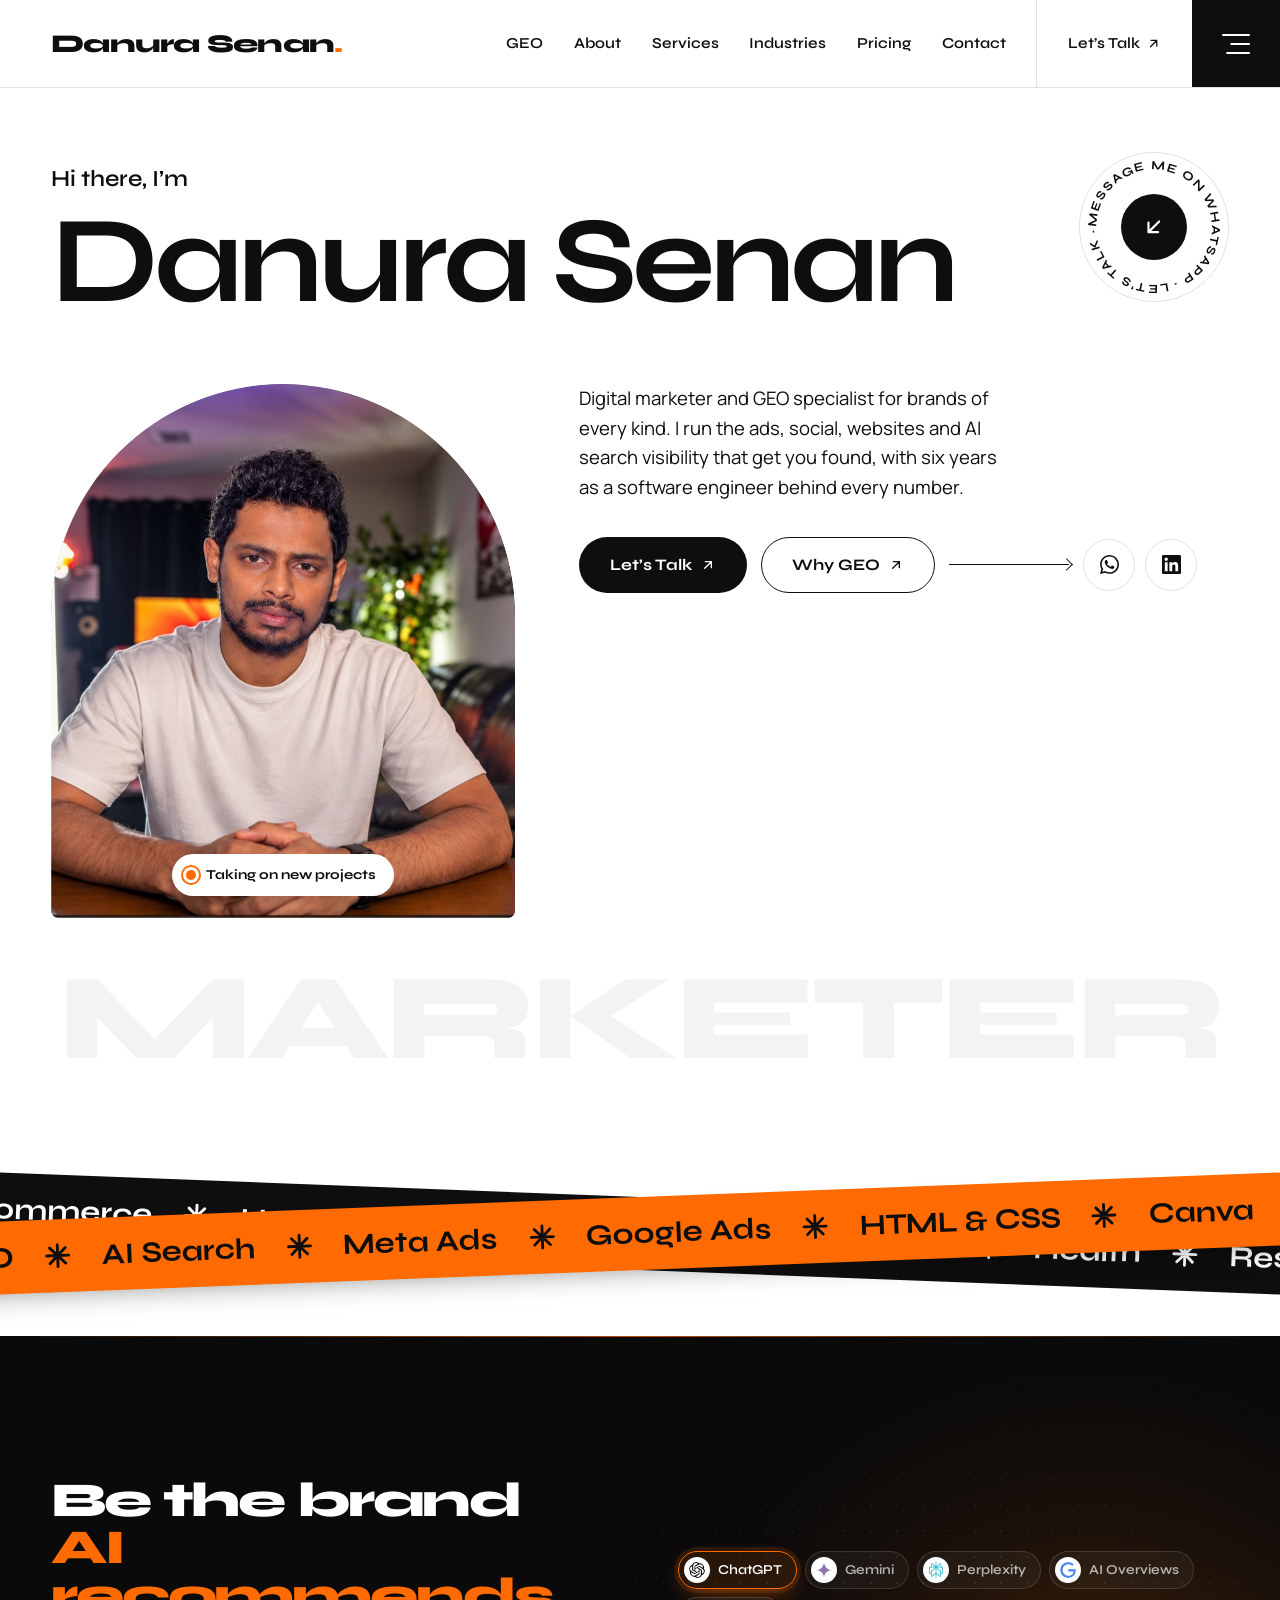
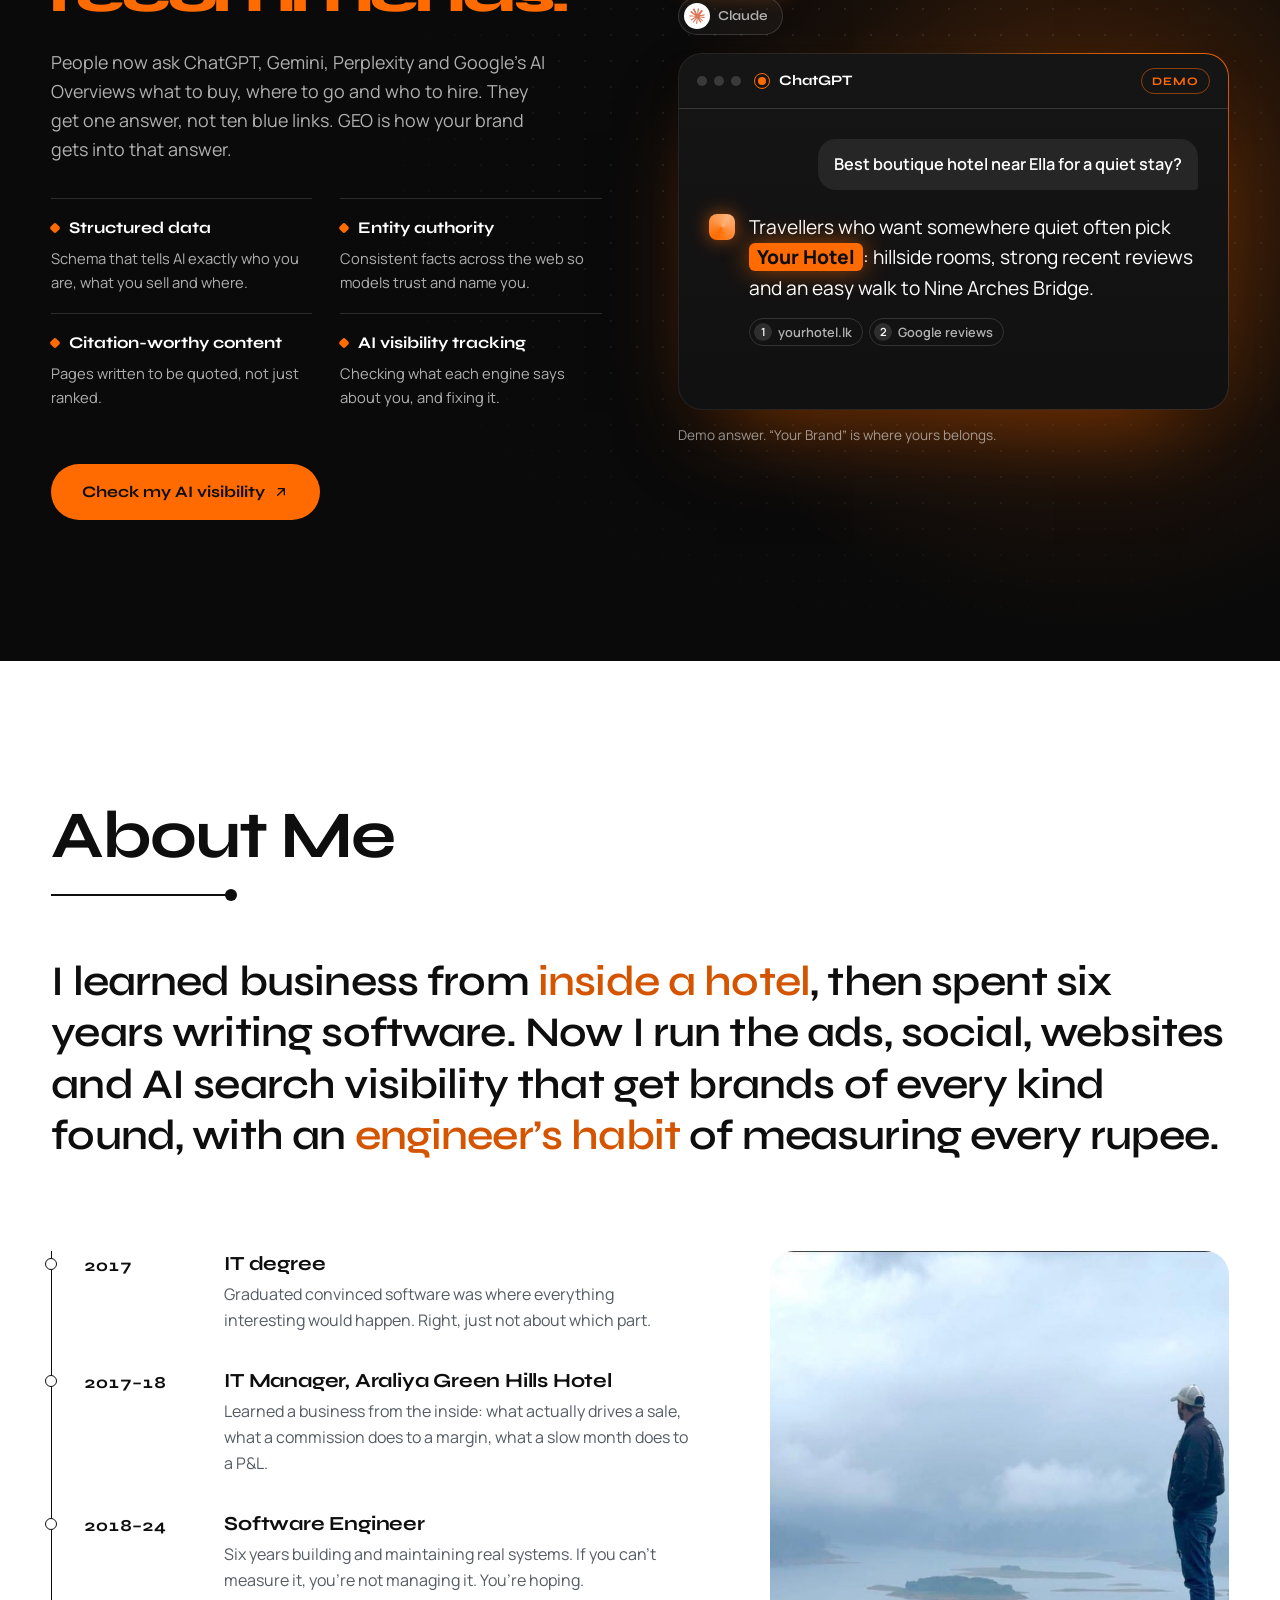
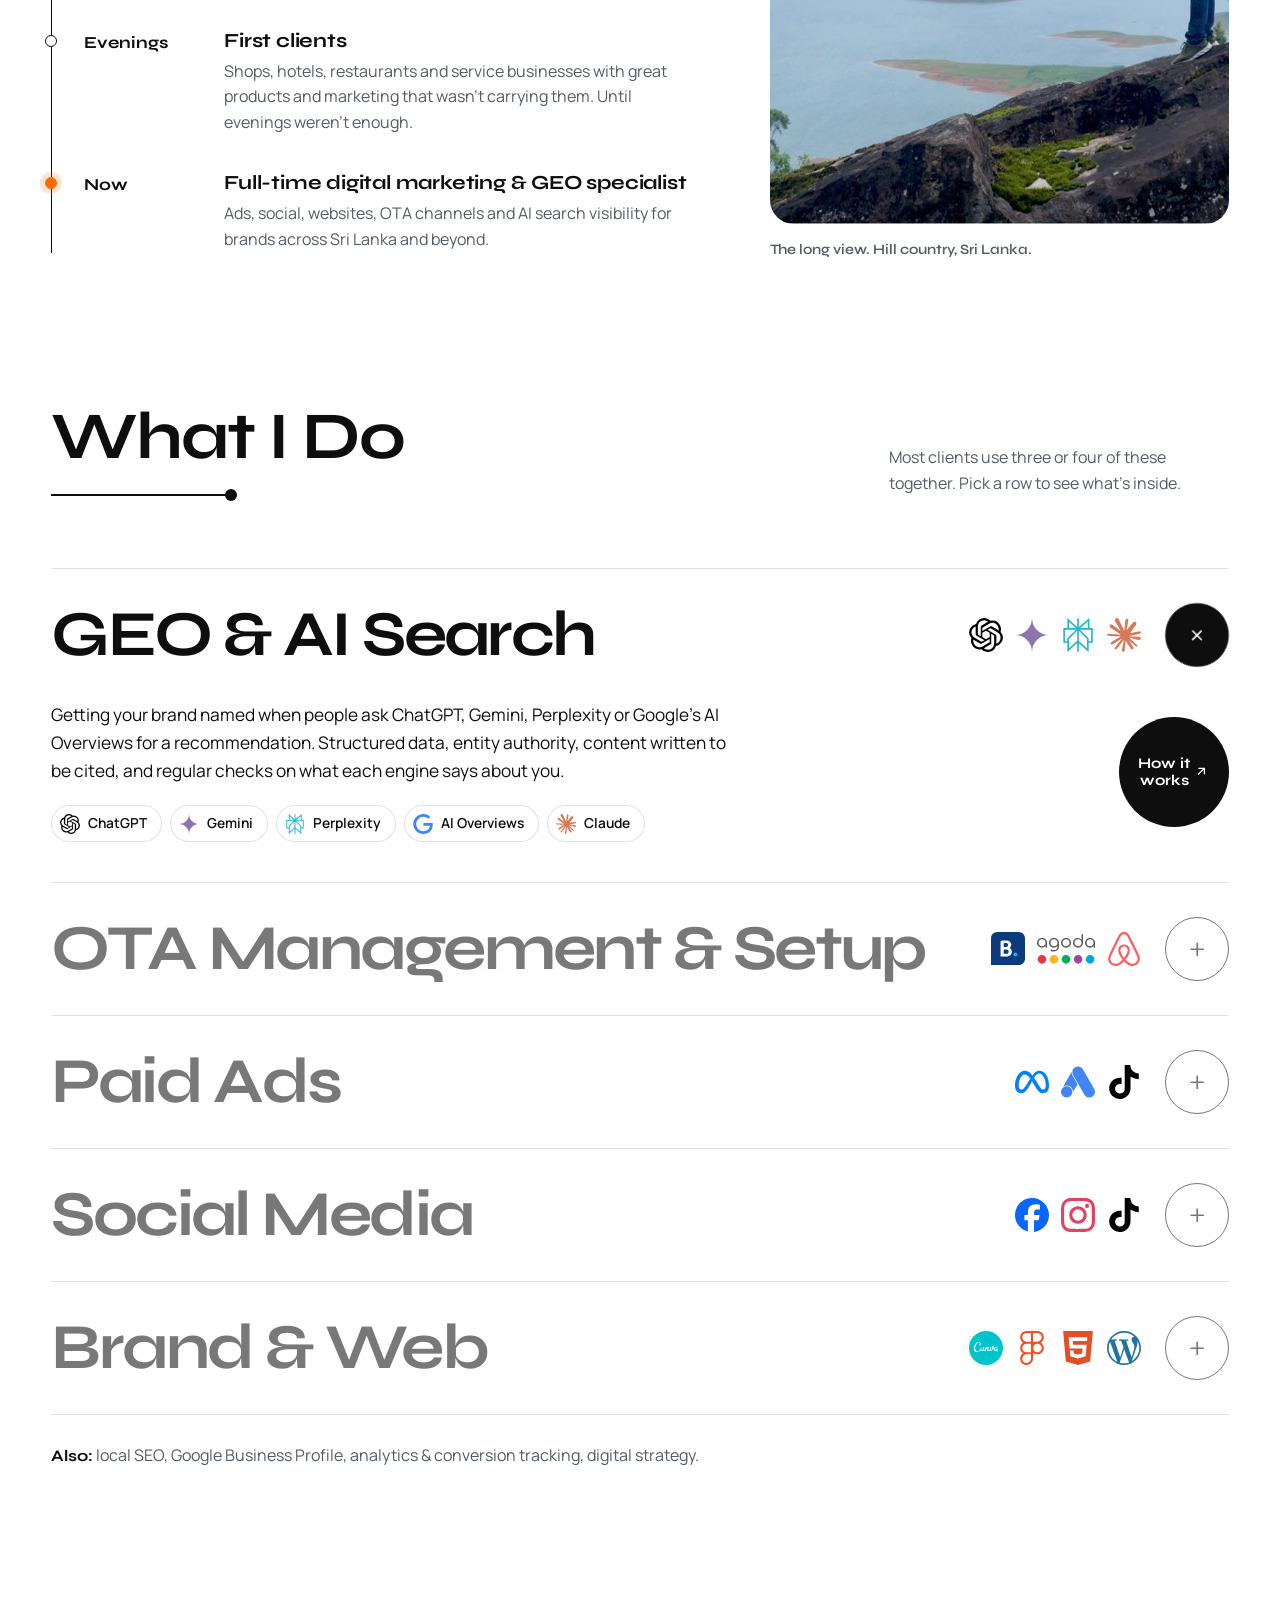
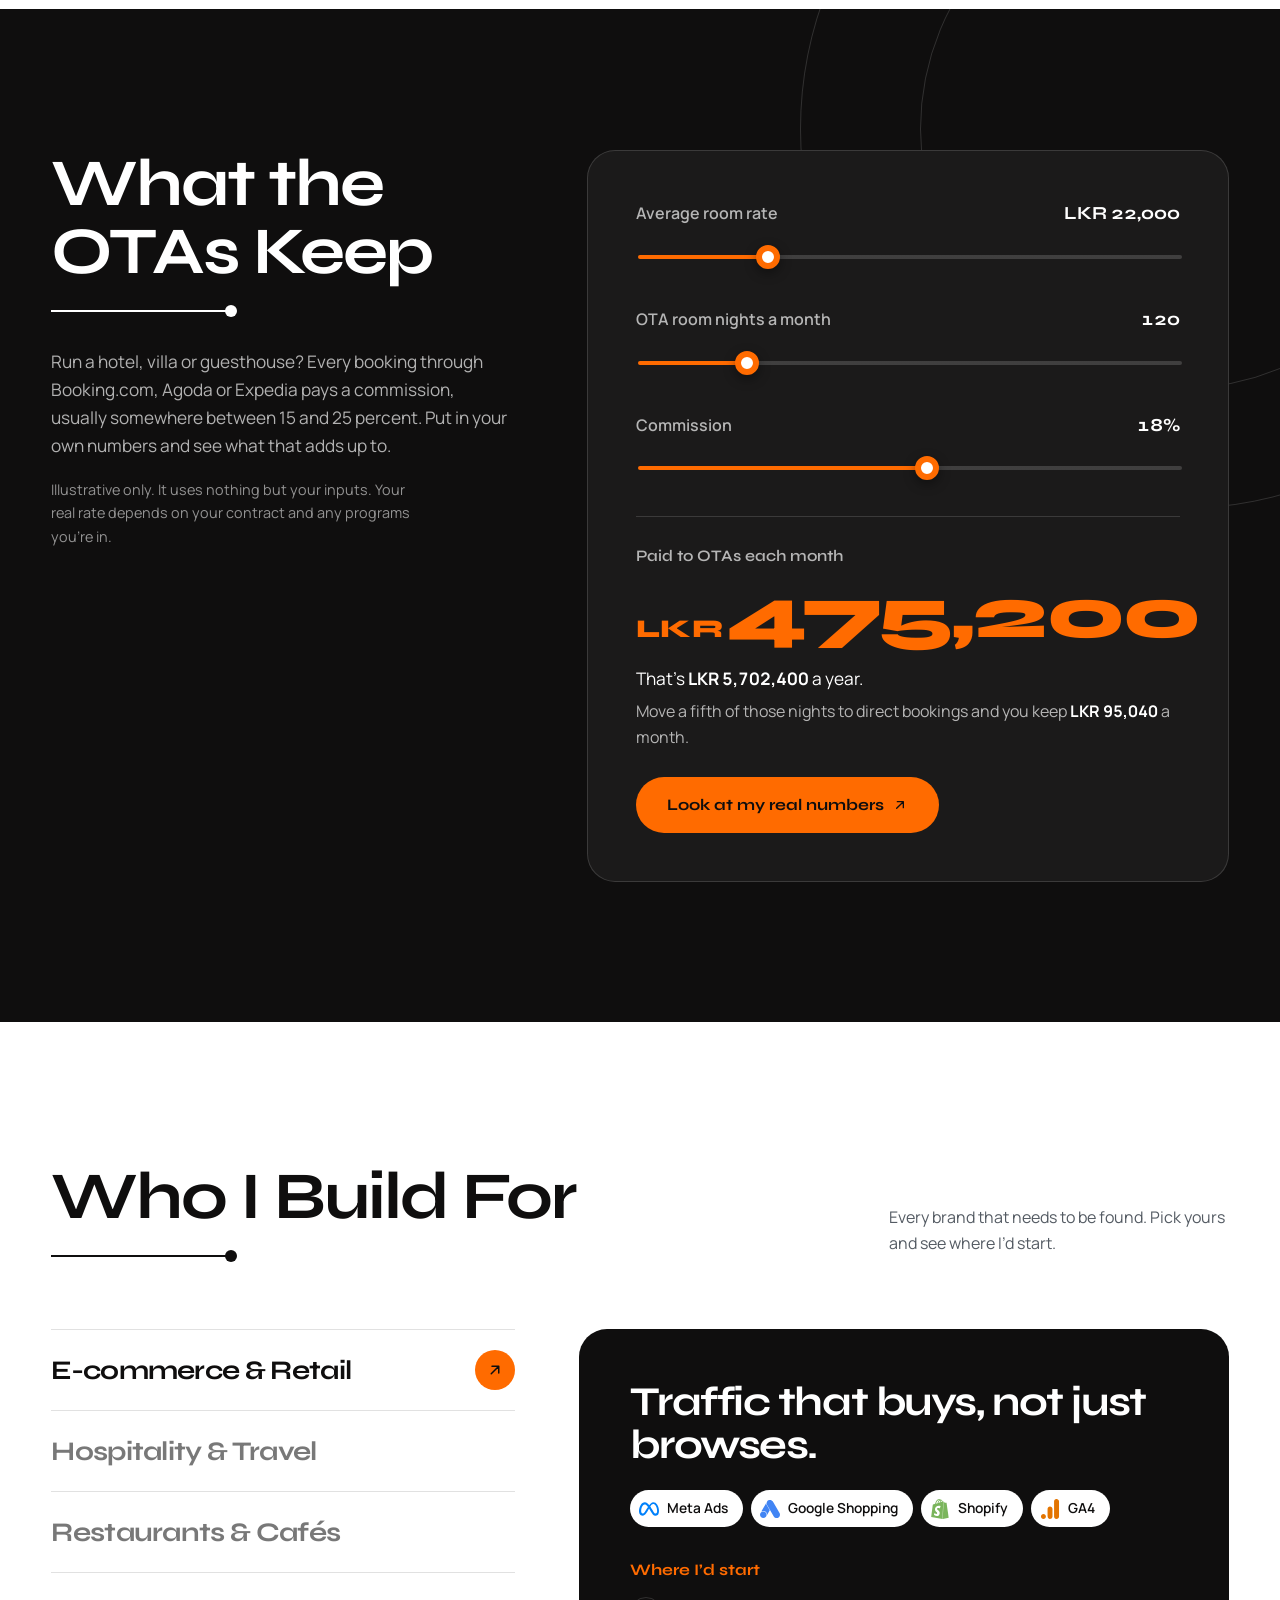
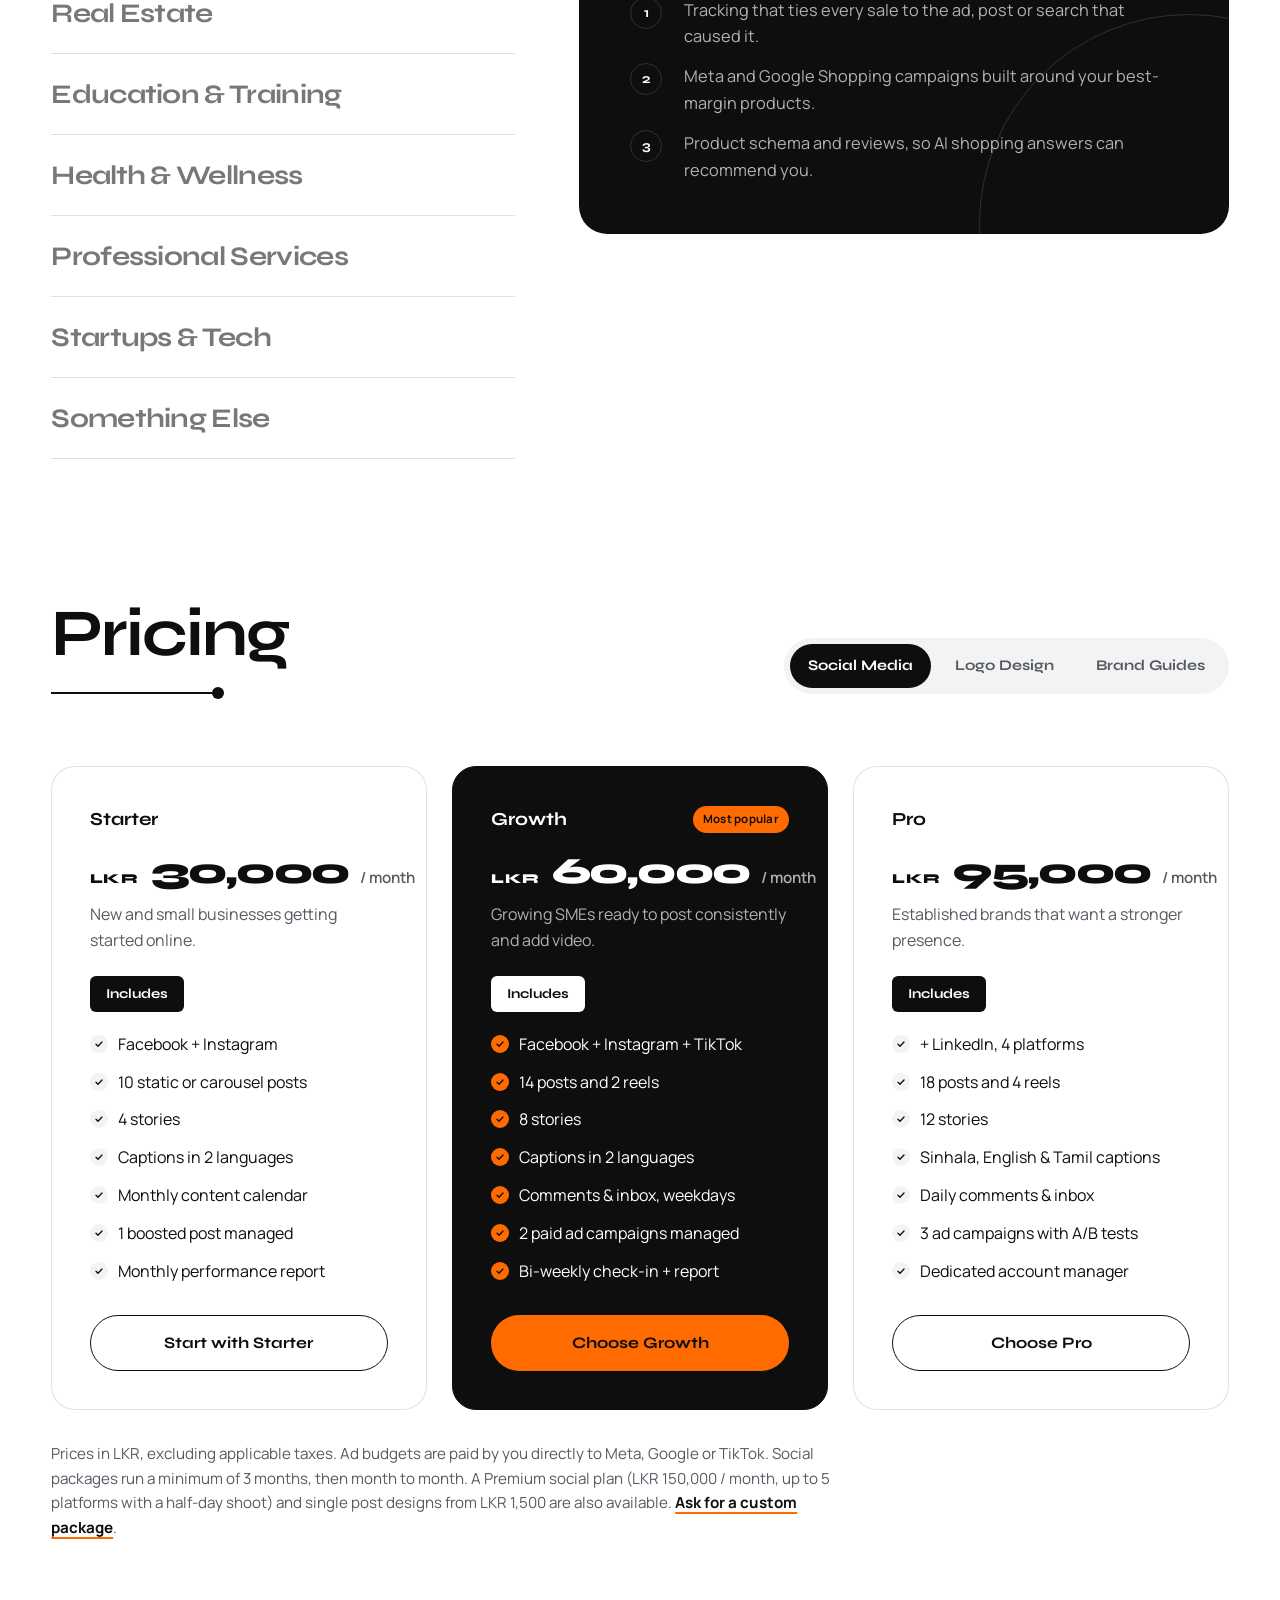
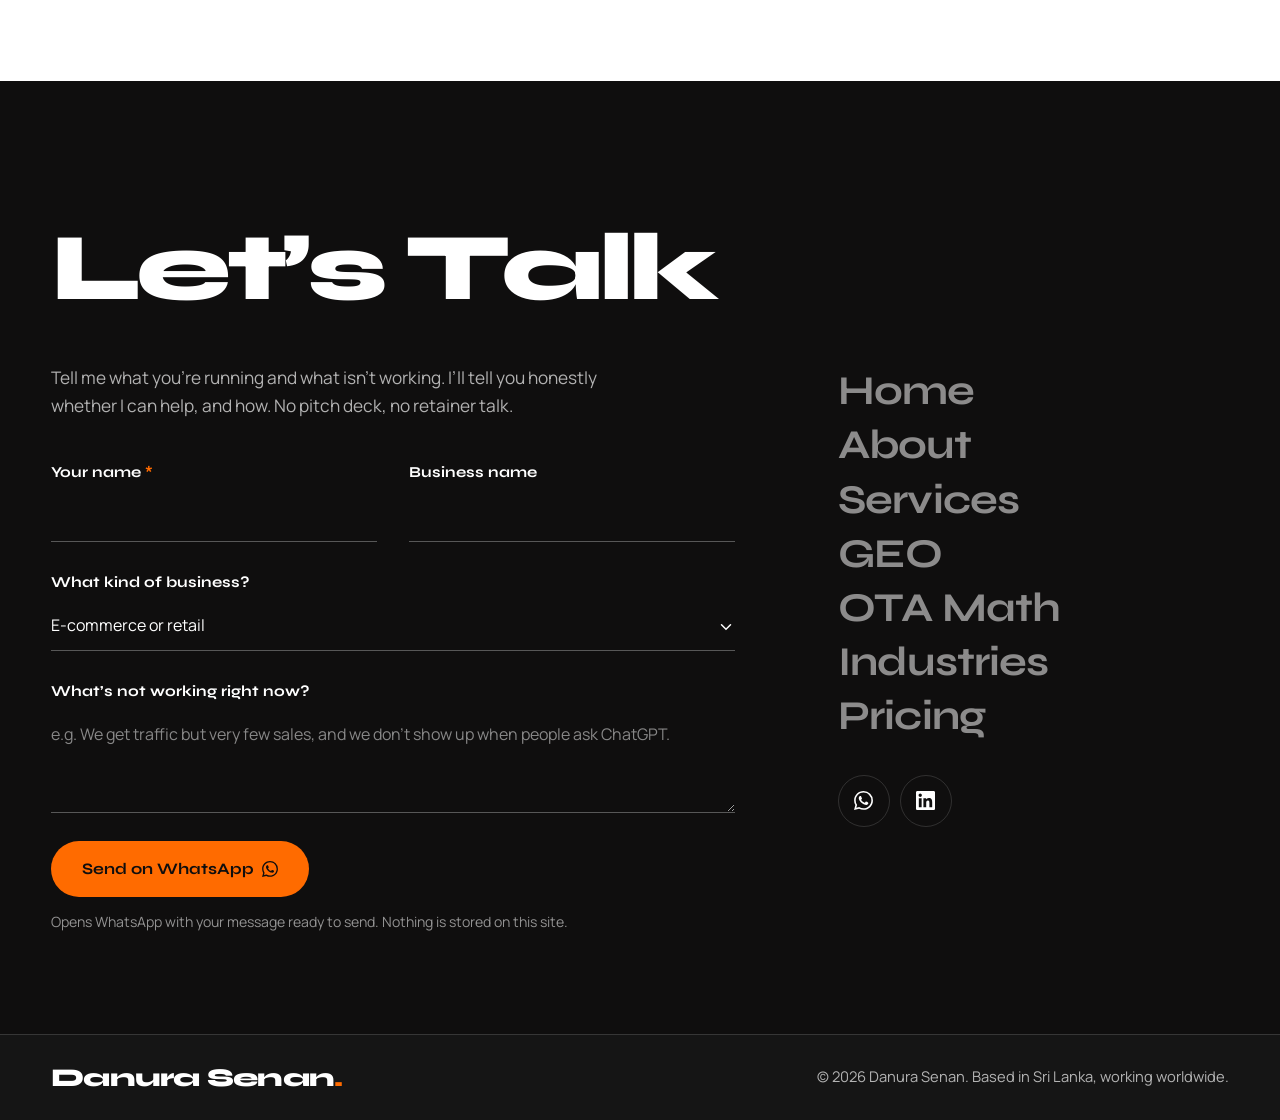
<file: index.html>
<!doctype html>
<html lang="en">
<head>
  <meta charset="utf-8">
  <meta name="viewport" content="width=device-width, initial-scale=1">
  <title>Danura Senan · Digital Marketing &amp; GEO Specialist, Sri Lanka</title>
  <meta name="description" content="Danura Senan is a digital marketing and GEO specialist in Sri Lanka. AI search visibility, Meta and Google ads, social media, OTA management, brand and web for brands of every kind.">
  <meta name="theme-color" content="#0F0E0E">
  <meta property="og:title" content="Danura Senan · Digital Marketing &amp; GEO Specialist">
  <meta property="og:description" content="GEO and AI search, paid ads, social media, OTA management, brand and web for brands of every kind.">
  <link rel="canonical" href="https://dssen.github.io/">
  <meta property="og:url" content="https://dssen.github.io/">
  <meta property="og:image" content="https://dssen.github.io/assets/img/og-image.jpg">
  <meta property="og:type" content="website">
  <link rel="icon" href="assets/favicon.svg" type="image/svg+xml">
  <link rel="preconnect" href="https://fonts.googleapis.com">
  <link rel="preconnect" href="https://fonts.gstatic.com" crossorigin>
  <link href="https://fonts.googleapis.com/css2?family=Manrope:wght@400;500;600;700&family=Syne:wght@600;700;800&display=swap" rel="stylesheet">
  <link rel="stylesheet" href="styles.css">
  <script>document.documentElement.classList.add('js')</script>
</head>
<body>
  <svg width="0" height="0" style="position:absolute" aria-hidden="true">
    <symbol id="i-arrow" viewBox="0 0 24 24"><path d="M7 17 17 7M8 7h9v9" fill="none" stroke="currentColor" stroke-width="2" stroke-linecap="round" stroke-linejoin="round"/></symbol>
    <symbol id="i-arrow-down" viewBox="0 0 24 24"><path d="M17 7 7 17M16 17H7V8" fill="none" stroke="currentColor" stroke-width="2" stroke-linecap="round" stroke-linejoin="round"/></symbol>
    <symbol id="i-up" viewBox="0 0 24 24"><path d="M12 19V5M6 11l6-6 6 6" fill="none" stroke="currentColor" stroke-width="2" stroke-linecap="round" stroke-linejoin="round"/></symbol>
    <symbol id="i-close" viewBox="0 0 24 24"><path d="M6 6l12 12M18 6 6 18" fill="none" stroke="currentColor" stroke-width="2" stroke-linecap="round"/></symbol>
    <symbol id="i-plus" viewBox="0 0 24 24"><path d="M12 5v14M5 12h14" fill="none" stroke="currentColor" stroke-width="2" stroke-linecap="round"/></symbol>
    <symbol id="i-check" viewBox="0 0 24 24"><path d="M5 12.5l4.5 4.5L19 7.5" fill="none" stroke="currentColor" stroke-width="2.2" stroke-linecap="round" stroke-linejoin="round"/></symbol>
    <symbol id="i-star" viewBox="0 0 24 24"><path d="M12 2v20M2 12h20M4.9 4.9l14.2 14.2M19.1 4.9 4.9 19.1" fill="none" stroke="currentColor" stroke-width="2.6" stroke-linecap="round"/></symbol>
    <symbol id="i-whatsapp" viewBox="0 0 24 24"><path fill="currentColor" d="M17.472 14.382c-.297-.149-1.758-.867-2.03-.967-.273-.099-.471-.148-.67.15-.197.297-.767.966-.94 1.164-.173.199-.347.223-.644.075-.297-.15-1.255-.463-2.39-1.475-.883-.788-1.48-1.761-1.653-2.059-.173-.297-.018-.458.13-.606.134-.133.298-.347.446-.52.149-.174.198-.298.298-.497.099-.198.05-.371-.025-.52-.075-.149-.669-1.612-.916-2.207-.242-.579-.487-.5-.669-.51-.173-.008-.371-.01-.57-.01-.198 0-.52.074-.792.372-.272.297-1.04 1.016-1.04 2.479 0 1.462 1.065 2.875 1.213 3.074.149.198 2.096 3.2 5.077 4.487.709.306 1.262.489 1.694.625.712.227 1.36.195 1.871.118.571-.085 1.758-.719 2.006-1.413.248-.694.248-1.289.173-1.413-.074-.124-.272-.198-.57-.347m-5.421 7.403h-.004a9.87 9.87 0 01-5.031-1.378l-.361-.214-3.741.982.998-3.648-.235-.374a9.86 9.86 0 01-1.51-5.26c.001-5.45 4.436-9.884 9.888-9.884 2.64 0 5.122 1.03 6.988 2.898a9.825 9.825 0 012.893 6.994c-.003 5.45-4.437 9.884-9.885 9.884m8.413-18.297A11.815 11.815 0 0012.05 0C5.495 0 .16 5.335.157 11.892c0 2.096.547 4.142 1.588 5.945L.057 24l6.305-1.654a11.882 11.882 0 005.683 1.448h.005c6.554 0 11.89-5.335 11.893-11.893a11.821 11.821 0 00-3.48-8.413Z"/></symbol>
    <symbol id="i-linkedin" viewBox="0 0 24 24"><path fill="currentColor" d="M20.447 20.452h-3.554v-5.569c0-1.328-.027-3.037-1.852-3.037-1.853 0-2.136 1.445-2.136 2.939v5.667H9.351V9h3.414v1.561h.046c.477-.9 1.637-1.85 3.37-1.85 3.601 0 4.267 2.37 4.267 5.455v6.286zM5.337 7.433c-1.144 0-2.063-.926-2.063-2.065 0-1.138.92-2.063 2.063-2.063 1.14 0 2.064.925 2.064 2.063 0 1.139-.925 2.065-2.064 2.065zm1.782 13.019H3.555V9h3.564v11.452zM22.225 0H1.771C.792 0 0 .774 0 1.729v20.542C0 23.227.792 24 1.771 24h20.451C23.2 24 24 23.227 24 22.271V1.729C24 .774 23.2 0 22.222 0h.003z"/></symbol>
  </svg>

  <a class="skip" href="#main">Skip to content</a>

  <header class="site-header" id="top">
    <a class="logo" href="#top" aria-label="Danura Senan, back to top">Danura Senan<span>.</span></a>
    <nav class="main-nav" aria-label="Primary">
      <a href="#geo">GEO</a>
      <a href="#about">About</a>
      <a href="#services">Services</a>
      <a href="#industries">Industries</a>
      <a href="#pricing">Pricing</a>
      <a href="#contact">Contact</a>
    </nav>
    <a class="header-cta" href="https://wa.me/94706684344?text=Hi%20Danura%2C%20I%20found%20your%20website%20and%20I%27d%20like%20to%20talk%20about%20my%20business." target="_blank" rel="noopener">Let’s Talk <svg class="ico"><use href="#i-arrow"/></svg></a>
    <button class="menu-tile" type="button" aria-expanded="false" aria-controls="drawer" aria-label="Open menu">
      <span></span><span></span><span></span>
    </button>
  </header>

  <aside class="drawer" id="drawer" aria-label="Menu" hidden>
    <div class="drawer__panel">
      <div class="drawer__top">
        <span class="logo logo--light">Danura Senan<span>.</span></span>
        <button class="drawer__close" type="button" aria-label="Close menu"><svg class="ico"><use href="#i-close"/></svg></button>
      </div>
      <nav class="drawer__nav" aria-label="Menu">
        <a href="#geo">GEO &amp; AI Search</a>
        <a href="#about">About</a>
        <a href="#services">Services</a>
        <a href="#ota">OTA Math</a>
        <a href="#industries">Industries</a>
        <a href="#pricing">Pricing</a>
        <a href="#contact">Contact</a>
      </nav>
      <div class="drawer__foot">
        <p>Based in Sri Lanka, working worldwide. Usually replies within a few hours.</p>
        <div class="socials socials--light">
          <a href="https://wa.me/94706684344" target="_blank" rel="noopener" aria-label="WhatsApp"><svg><use href="#i-whatsapp"/></svg></a>
          <a href="https://www.linkedin.com/in/danura-senan-b763a3a5/" target="_blank" rel="noopener" aria-label="LinkedIn"><svg><use href="#i-linkedin"/></svg></a>
        </div>
      </div>
    </div>
  </aside>

  <main id="main">

    <!-- Hero -->
    <section class="hero" aria-labelledby="hero-title">
      <div class="wrap hero__grid">
        <p class="hero__hi rise">Hi there, I’m</p>
        <h1 class="hero__name rise" id="hero-title">Danura Senan</h1>

        <a class="badge rise" href="https://wa.me/94706684344?text=Hi%20Danura%2C%20I%20found%20your%20website%20and%20I%27d%20like%20to%20talk%20about%20my%20business." target="_blank" rel="noopener" aria-label="Message me on WhatsApp">
          <svg class="badge__ring" viewBox="0 0 120 120" aria-hidden="true">
            <defs><path id="ring" d="M60 60m-46 0a46 46 0 1 1 92 0a46 46 0 1 1-92 0"/></defs>
            <text><textPath href="#ring" textLength="286" lengthAdjust="spacing">MESSAGE ME ON WHATSAPP · LET’S TALK · </textPath></text>
          </svg>
          <span class="badge__core"><svg class="ico"><use href="#i-arrow-down"/></svg></span>
        </a>

        <figure class="hero__photo rise">
          <img src="assets/img/danura-portrait.jpg" width="1400" height="924" alt="Danura Senan at his desk in his studio in Sri Lanka">
          <figcaption><span class="pulse" aria-hidden="true"></span>Taking on new projects</figcaption>
        </figure>

        <div class="hero__copy">
          <p class="hero__lede rise">Digital marketer and GEO specialist for brands of every kind. I run the ads, social, websites and AI search visibility that get you found, with six years as a software engineer behind every number.</p>
          <div class="hero__actions rise">
            <a class="btn btn--ink" href="#contact">Let’s Talk <svg class="ico"><use href="#i-arrow"/></svg></a>
            <a class="btn btn--line" href="#geo">Why GEO <svg class="ico"><use href="#i-arrow"/></svg></a>
            <span class="hero__rule" aria-hidden="true"></span>
            <div class="socials">
              <a href="https://wa.me/94706684344" target="_blank" rel="noopener" aria-label="WhatsApp"><svg><use href="#i-whatsapp"/></svg></a>
              <a href="https://www.linkedin.com/in/danura-senan-b763a3a5/" target="_blank" rel="noopener" aria-label="LinkedIn"><svg><use href="#i-linkedin"/></svg></a>
            </div>
          </div>
        </div>
      </div>
      <p class="hero__ghost" aria-hidden="true">MARKETER</p>
    </section>

    <!-- Marquee -->
    <div class="bands" aria-label="Skills and channels">
      <div class="band band--ink" aria-hidden="true">
        <div class="band__track">
          <span>E-commerce</span><svg><use href="#i-star"/></svg><span>Hospitality</span><svg><use href="#i-star"/></svg><span>Real Estate</span><svg><use href="#i-star"/></svg><span>Education</span><svg><use href="#i-star"/></svg><span>Health</span><svg><use href="#i-star"/></svg><span>Restaurants</span><svg><use href="#i-star"/></svg><span>Startups</span><svg><use href="#i-star"/></svg><span>Retail</span><svg><use href="#i-star"/></svg>
          <span>E-commerce</span><svg><use href="#i-star"/></svg><span>Hospitality</span><svg><use href="#i-star"/></svg><span>Real Estate</span><svg><use href="#i-star"/></svg><span>Education</span><svg><use href="#i-star"/></svg><span>Health</span><svg><use href="#i-star"/></svg><span>Restaurants</span><svg><use href="#i-star"/></svg><span>Startups</span><svg><use href="#i-star"/></svg><span>Retail</span><svg><use href="#i-star"/></svg>
        </div>
      </div>
      <div class="band band--orange">
        <div class="band__track">
          <span>GEO</span><svg aria-hidden="true"><use href="#i-star"/></svg><span>AI Search</span><svg aria-hidden="true"><use href="#i-star"/></svg><span>Meta Ads</span><svg aria-hidden="true"><use href="#i-star"/></svg><span>Google Ads</span><svg aria-hidden="true"><use href="#i-star"/></svg><span>HTML &amp; CSS</span><svg aria-hidden="true"><use href="#i-star"/></svg><span>Canva</span><svg aria-hidden="true"><use href="#i-star"/></svg><span>Figma</span><svg aria-hidden="true"><use href="#i-star"/></svg><span>WordPress</span><svg aria-hidden="true"><use href="#i-star"/></svg><span>GA4</span><svg aria-hidden="true"><use href="#i-star"/></svg><span>TikTok</span><svg aria-hidden="true"><use href="#i-star"/></svg>
          <span aria-hidden="true">GEO</span><svg aria-hidden="true"><use href="#i-star"/></svg><span aria-hidden="true">AI Search</span><svg aria-hidden="true"><use href="#i-star"/></svg><span aria-hidden="true">Meta Ads</span><svg aria-hidden="true"><use href="#i-star"/></svg><span aria-hidden="true">Google Ads</span><svg aria-hidden="true"><use href="#i-star"/></svg><span aria-hidden="true">HTML &amp; CSS</span><svg aria-hidden="true"><use href="#i-star"/></svg><span aria-hidden="true">Canva</span><svg aria-hidden="true"><use href="#i-star"/></svg><span aria-hidden="true">Figma</span><svg aria-hidden="true"><use href="#i-star"/></svg><span aria-hidden="true">WordPress</span><svg aria-hidden="true"><use href="#i-star"/></svg><span aria-hidden="true">GA4</span><svg aria-hidden="true"><use href="#i-star"/></svg><span aria-hidden="true">TikTok</span><svg aria-hidden="true"><use href="#i-star"/></svg>
        </div>
      </div>
    </div>

    <!-- GEO -->
    <section class="geo" id="geo" aria-labelledby="geo-title">
      <div class="geo__field" aria-hidden="true"></div>
      <div class="wrap geo__grid">
        <div class="geo__copy">
          <h2 class="geo__title" id="geo-title">Be the brand <em>AI recommends.</em></h2>
          <p class="geo__lede">People now ask ChatGPT, Gemini, Perplexity and Google’s AI Overviews what to buy, where to go and who to hire. They get one answer, not ten blue links. GEO is how your brand gets into that answer.</p>
          <ul class="geo__pillars">
            <li><strong>Structured data</strong><span>Schema that tells AI exactly who you are, what you sell and where.</span></li>
            <li><strong>Entity authority</strong><span>Consistent facts across the web so models trust and name you.</span></li>
            <li><strong>Citation-worthy content</strong><span>Pages written to be quoted, not just ranked.</span></li>
            <li><strong>AI visibility tracking</strong><span>Checking what each engine says about you, and fixing it.</span></li>
          </ul>
          <a class="btn btn--orange" href="https://wa.me/94706684344?text=Hi%20Danura%2C%20I%27d%20like%20an%20AI%20visibility%20check%20for%20my%20brand." target="_blank" rel="noopener">Check my AI visibility <svg class="ico"><use href="#i-arrow"/></svg></a>
        </div>

        <div class="geo__demo">
          <ul class="engines" aria-label="AI engines GEO covers">
            <li data-engine="0"><img src="assets/logos/openai.svg" alt="" width="18" height="18"><span>ChatGPT</span></li>
            <li data-engine="1"><img src="assets/logos/googlegemini.svg" alt="" width="18" height="18"><span>Gemini</span></li>
            <li data-engine="2"><img src="assets/logos/perplexity.svg" alt="" width="18" height="18"><span>Perplexity</span></li>
            <li data-engine="3"><img src="assets/logos/google.svg" alt="" width="18" height="18"><span>AI Overviews</span></li>
            <li data-engine="4"><img src="assets/logos/claude.svg" alt="" width="18" height="18"><span>Claude</span></li>
          </ul>
          <div class="chat">
            <div class="chat__bar"><span></span><span></span><span></span><span class="geo__live" aria-hidden="true"></span><em id="chat-engine">ChatGPT</em><b>Demo</b></div>
            <div class="chat__body">
              <p class="chat__q"><span id="chat-q">Best boutique hotel near Ella for a quiet stay?</span><i class="caret" aria-hidden="true"></i></p>
              <div class="chat__think" aria-hidden="true"><i></i><i></i><i></i></div>
              <div class="chat__a" id="chat-a">
                <p>Travellers who want somewhere quiet often pick <mark>Your Hotel</mark>: hillside rooms, strong recent reviews and an easy walk to Nine Arches Bridge.</p>
                <p class="chat__cites"><span>yourhotel.lk</span><span>Google reviews</span></p>
              </div>
            </div>
          </div>
          <p class="geo__note">Demo answer. “Your Brand” is where yours belongs.</p>
        </div>
      </div>
    </section>

    <!-- About -->
    <section class="section about" id="about" aria-labelledby="about-title">
      <div class="wrap">
        <h2 class="title" id="about-title">About Me</h2>
        <p class="about__statement">I learned business from <em>inside a hotel</em>, then spent six years writing software. Now I run the ads, social, websites and AI search visibility that get brands of every kind found, with an <em>engineer’s habit</em> of measuring every rupee.</p>

        <div class="about__grid">
          <ol class="timeline">
            <li><span class="timeline__when">2017</span><div><h3>IT degree</h3><p>Graduated convinced software was where everything interesting would happen. Right, just not about which part.</p></div></li>
            <li><span class="timeline__when">2017–18</span><div><h3>IT Manager, Araliya Green Hills Hotel</h3><p>Learned a business from the inside: what actually drives a sale, what a commission does to a margin, what a slow month does to a P&amp;L.</p></div></li>
            <li><span class="timeline__when">2018–24</span><div><h3>Software Engineer</h3><p>Six years building and maintaining real systems. If you can’t measure it, you’re not managing it. You’re hoping.</p></div></li>
            <li><span class="timeline__when">Evenings</span><div><h3>First clients</h3><p>Shops, hotels, restaurants and service businesses with great products and marketing that wasn’t carrying them. Until evenings weren’t enough.</p></div></li>
            <li class="is-now"><span class="timeline__when">Now</span><div><h3>Full-time digital marketing &amp; GEO specialist</h3><p>Ads, social, websites, OTA channels and AI search visibility for brands across Sri Lanka and beyond.</p></div></li>
          </ol>
          <figure class="about__photo">
            <img src="assets/img/story-journey.jpg" width="900" height="902" loading="lazy" alt="Danura looking out over a misty reservoir in the Sri Lankan hill country">
            <figcaption>The long view. Hill country, Sri Lanka.</figcaption>
          </figure>
        </div>
      </div>
    </section>

    <!-- Services -->
    <section class="section services" id="services" aria-labelledby="services-title">
      <div class="wrap">
        <div class="section-head">
          <h2 class="title" id="services-title">What I Do</h2>
          <p class="section-head__note">Most clients use three or four of these together. Pick a row to see what’s inside.</p>
        </div>

        <div class="svc-list">
          <article class="svc is-open">
            <h3><button class="svc__head" type="button" aria-expanded="true" aria-controls="svc-1"><span>GEO &amp; AI Search</span><span class="svc__logos" aria-hidden="true"><img src="assets/logos/openai.svg" alt=""><img src="assets/logos/googlegemini.svg" alt=""><img src="assets/logos/perplexity.svg" alt=""><img src="assets/logos/claude.svg" alt=""></span><span class="svc__plus" aria-hidden="true"><svg class="ico"><use href="#i-plus"/></svg></span></button></h3>
            <div class="svc__body" id="svc-1">
              <div class="svc__inner">
                <p>Getting your brand named when people ask ChatGPT, Gemini, Perplexity or Google’s AI Overviews for a recommendation. Structured data, entity authority, content written to be cited, and regular checks on what each engine says about you.</p>
                <ul class="chips"><li><img src="assets/logos/openai.svg" alt="">ChatGPT</li><li><img src="assets/logos/googlegemini.svg" alt="">Gemini</li><li><img src="assets/logos/perplexity.svg" alt="">Perplexity</li><li><img src="assets/logos/google.svg" alt="">AI Overviews</li><li><img src="assets/logos/claude.svg" alt="">Claude</li></ul>
                <a class="svc__go" href="#geo" aria-label="See how GEO works">How it<br>works <svg class="ico"><use href="#i-arrow"/></svg></a>
              </div>
            </div>
          </article>
          <article class="svc">
            <h3><button class="svc__head" type="button" aria-expanded="false" aria-controls="svc-2"><span>OTA Management &amp; Setup</span><span class="svc__logos" aria-hidden="true"><img src="assets/logos/booking.svg" alt=""><img class="wide" src="assets/logos/agoda.svg" alt=""><img src="assets/logos/airbnb.svg" alt=""></span><span class="svc__plus" aria-hidden="true"><svg class="ico"><use href="#i-plus"/></svg></span></button></h3>
            <div class="svc__body" id="svc-2">
              <div class="svc__inner">
                <p>New listings set up from scratch, or existing ones fixed: photos, descriptions, rates and availability, review replies, and a direct-booking plan so you depend on the platforms less over time.</p>
                <ul class="chips"><li><img src="assets/logos/booking.svg" alt="">Booking.com</li><li><img class="wide" src="assets/logos/agoda.svg" alt="Agoda"></li><li><img src="assets/logos/airbnb.svg" alt="">Airbnb</li><li><img src="assets/logos/expedia.svg" alt="">Expedia</li></ul>
                <a class="svc__go" href="#ota" aria-label="See the OTA commission calculator">Run the<br>numbers <svg class="ico"><use href="#i-arrow"/></svg></a>
              </div>
            </div>
          </article>
          <article class="svc">
            <h3><button class="svc__head" type="button" aria-expanded="false" aria-controls="svc-3"><span>Paid Ads</span><span class="svc__logos" aria-hidden="true"><img src="assets/logos/meta.svg" alt=""><img src="assets/logos/googleads.svg" alt=""><img src="assets/logos/tiktok.svg" alt=""></span><span class="svc__plus" aria-hidden="true"><svg class="ico"><use href="#i-plus"/></svg></span></button></h3>
            <div class="svc__body" id="svc-3">
              <div class="svc__inner">
                <p>Google Search, Performance Max and YouTube catch people already looking for you. Meta, Instagram and TikTok ads create demand before they search. Conversion tracking sits underneath, so you can see what each rupee did.</p>
                <ul class="chips"><li><img src="assets/logos/meta.svg" alt="">Meta Ads</li><li><img src="assets/logos/googleads.svg" alt="">Google Ads</li><li><img src="assets/logos/tiktok.svg" alt="">TikTok Ads</li><li><img src="assets/logos/googleanalytics.svg" alt="">GA4 &amp; GTM</li></ul>
                <a class="svc__go" href="#contact" aria-label="Talk about paid ads">Talk <svg class="ico"><use href="#i-arrow"/></svg></a>
              </div>
            </div>
          </article>
          <article class="svc">
            <h3><button class="svc__head" type="button" aria-expanded="false" aria-controls="svc-4"><span>Social Media</span><span class="svc__logos" aria-hidden="true"><img src="assets/logos/facebook.svg" alt=""><img src="assets/logos/instagram.svg" alt=""><img src="assets/logos/tiktok.svg" alt=""></span><span class="svc__plus" aria-hidden="true"><svg class="ico"><use href="#i-plus"/></svg></span></button></h3>
            <div class="svc__body" id="svc-4">
              <div class="svc__inner">
                <p>Content calendars, creative direction, reels, captions in Sinhala, English and Tamil, community management and paid social. Built so your pages stay active and bring in enquiries.</p>
                <ul class="chips"><li><img src="assets/logos/facebook.svg" alt="">Facebook</li><li><img src="assets/logos/instagram.svg" alt="">Instagram</li><li><img src="assets/logos/tiktok.svg" alt="">TikTok</li><li><img src="assets/logos/canva.svg" alt="">Canva</li></ul>
                <a class="svc__go" href="#pricing" aria-label="See social media packages">Plans <svg class="ico"><use href="#i-arrow"/></svg></a>
              </div>
            </div>
          </article>
          <article class="svc">
            <h3><button class="svc__head" type="button" aria-expanded="false" aria-controls="svc-5"><span>Brand &amp; Web</span><span class="svc__logos" aria-hidden="true"><img src="assets/logos/canva.svg" alt=""><img src="assets/logos/figma.svg" alt=""><img src="assets/logos/html5.svg" alt=""><img src="assets/logos/wordpress.svg" alt=""></span><span class="svc__plus" aria-hidden="true"><svg class="ico"><use href="#i-plus"/></svg></span></button></h3>
            <div class="svc__body" id="svc-5">
              <div class="svc__inner">
                <p>Logos you fully own, brand guides your team can follow, and fast websites, online stores and landing pages built to turn a click into a sale, booking or enquiry.</p>
                <ul class="chips"><li><img src="assets/logos/canva.svg" alt="">Canva</li><li><img src="assets/logos/figma.svg" alt="">Figma</li><li><img src="assets/logos/html5.svg" alt="">HTML &amp; CSS</li><li><img src="assets/logos/wordpress.svg" alt="">WordPress</li><li><img src="assets/logos/shopify.svg" alt="">Shopify</li></ul>
                <a class="svc__go" href="#pricing" aria-label="See brand and logo pricing">Plans <svg class="ico"><use href="#i-arrow"/></svg></a>
              </div>
            </div>
          </article>
        </div>
        <p class="svc-also"><strong>Also:</strong> local SEO, Google Business Profile, analytics &amp; conversion tracking, digital strategy.</p>
      </div>
    </section>

    <!-- OTA calculator -->
    <section class="section ota" id="ota" aria-labelledby="ota-title">
      <div class="wrap ota__grid">
        <div class="ota__intro">
          <h2 class="title title--light" id="ota-title">What the OTAs Keep</h2>
          <p>Run a hotel, villa or guesthouse? Every booking through Booking.com, Agoda or Expedia pays a commission, usually somewhere between 15 and 25 percent. Put in your own numbers and see what that adds up to.</p>
          <p class="ota__fine">Illustrative only. It uses nothing but your inputs. Your real rate depends on your contract and any programs you’re in.</p>
        </div>

        <form class="calc" id="calc" aria-label="OTA commission calculator">
          <div class="calc__field">
            <label for="rate">Average room rate <output for="rate" id="rate-out">LKR 22,000</output></label>
            <input type="range" id="rate" min="5000" max="80000" step="500" value="22000">
          </div>
          <div class="calc__field">
            <label for="nights">OTA room nights a month <output for="nights" id="nights-out">120</output></label>
            <input type="range" id="nights" min="10" max="600" step="5" value="120">
          </div>
          <div class="calc__field">
            <label for="comm">Commission <output for="comm" id="comm-out">18%</output></label>
            <input type="range" id="comm" min="10" max="25" step="1" value="18">
          </div>

          <div class="calc__result" aria-live="polite">
            <p class="calc__label">Paid to OTAs each month</p>
            <p class="calc__big" id="monthly"><span>LKR</span>475,200</p>
            <p class="calc__year">That’s <strong id="yearly">LKR 5,702,400</strong> a year.</p>
            <p class="calc__shift">Move a fifth of those nights to direct bookings and you keep <strong id="saved">LKR 95,040</strong> a month.</p>
          </div>
          <a class="btn btn--orange" href="https://wa.me/94706684344?text=Hi%20Danura%2C%20I%27d%20like%20to%20talk%20about%20reducing%20my%20OTA%20commissions." target="_blank" rel="noopener" id="calc-cta">Look at my real numbers <svg class="ico"><use href="#i-arrow"/></svg></a>
        </form>
      </div>
    </section>

    <!-- Industries -->
    <section class="section industries" id="industries" aria-labelledby="ind-title">
      <div class="wrap">
        <div class="section-head">
          <h2 class="title" id="ind-title">Who I Build For</h2>
          <p class="section-head__note">Every brand that needs to be found. Pick yours and see where I’d start.</p>
        </div>

        <div class="explore">
          <div class="explore__list" role="tablist" aria-orientation="vertical" aria-label="Industries">
            <button role="tab" id="ind-t1" aria-controls="ind-p1" aria-selected="true">E-commerce &amp; Retail<svg class="ico"><use href="#i-arrow"/></svg></button>
            <button role="tab" id="ind-t2" aria-controls="ind-p2" aria-selected="false" tabindex="-1">Hospitality &amp; Travel<svg class="ico"><use href="#i-arrow"/></svg></button>
            <button role="tab" id="ind-t3" aria-controls="ind-p3" aria-selected="false" tabindex="-1">Restaurants &amp; Cafés<svg class="ico"><use href="#i-arrow"/></svg></button>
            <button role="tab" id="ind-t4" aria-controls="ind-p4" aria-selected="false" tabindex="-1">Real Estate<svg class="ico"><use href="#i-arrow"/></svg></button>
            <button role="tab" id="ind-t5" aria-controls="ind-p5" aria-selected="false" tabindex="-1">Education &amp; Training<svg class="ico"><use href="#i-arrow"/></svg></button>
            <button role="tab" id="ind-t6" aria-controls="ind-p6" aria-selected="false" tabindex="-1">Health &amp; Wellness<svg class="ico"><use href="#i-arrow"/></svg></button>
            <button role="tab" id="ind-t7" aria-controls="ind-p7" aria-selected="false" tabindex="-1">Professional Services<svg class="ico"><use href="#i-arrow"/></svg></button>
            <button role="tab" id="ind-t8" aria-controls="ind-p8" aria-selected="false" tabindex="-1">Startups &amp; Tech<svg class="ico"><use href="#i-arrow"/></svg></button>
            <button role="tab" id="ind-t9" aria-controls="ind-p9" aria-selected="false" tabindex="-1">Something Else<svg class="ico"><use href="#i-arrow"/></svg></button>
          </div>

          <div class="explore__panels">
            <article class="xp" id="ind-p1" role="tabpanel" aria-labelledby="ind-t1">
              <h3>Traffic that buys, not just browses.</h3>
              <ul class="chips"><li><img src="assets/logos/meta.svg" alt="">Meta Ads</li><li><img src="assets/logos/googleads.svg" alt="">Google Shopping</li><li><img src="assets/logos/shopify.svg" alt="">Shopify</li><li><img src="assets/logos/googleanalytics.svg" alt="">GA4</li></ul>
              <p class="xp__lead">Where I’d start</p>
              <ol class="xp__steps"><li>Tracking that ties every sale to the ad, post or search that caused it.</li><li>Meta and Google Shopping campaigns built around your best-margin products.</li><li>Product schema and reviews, so AI shopping answers can recommend you.</li></ol>
            </article>
            <article class="xp" id="ind-p2" role="tabpanel" aria-labelledby="ind-t2" hidden>
              <h3>Direct bookings over commission.</h3>
              <ul class="chips"><li><img src="assets/logos/booking.svg" alt="">Booking.com</li><li><img class="wide" src="assets/logos/agoda.svg" alt="Agoda"></li><li><img src="assets/logos/airbnb.svg" alt="">Airbnb</li><li><img src="assets/logos/googleads.svg" alt="">Google Ads</li></ul>
              <p class="xp__lead">Where I’d start</p>
              <ol class="xp__steps"><li>OTA listings set up or cleaned up, with rates and photos that convert.</li><li>Search ads that catch international travellers planning a trip.</li><li>GEO, so AI trip planners mention you by name.</li></ol>
            </article>
            <article class="xp" id="ind-p3" role="tabpanel" aria-labelledby="ind-t3" hidden>
              <h3>Full tables, not just full feeds.</h3>
              <ul class="chips"><li><img src="assets/logos/google.svg" alt="">Business Profile</li><li><img src="assets/logos/instagram.svg" alt="">Instagram</li><li><img src="assets/logos/tiktok.svg" alt="">TikTok</li><li><img src="assets/logos/facebook.svg" alt="">Facebook</li></ul>
              <p class="xp__lead">Where I’d start</p>
              <ol class="xp__steps"><li>A Google Business Profile that wins the map, plus a system for reviews.</li><li>Reels and TikToks that make people hungry enough to drive across town.</li><li>Showing up when someone asks AI for the best place nearby.</li></ol>
            </article>
            <article class="xp" id="ind-p4" role="tabpanel" aria-labelledby="ind-t4" hidden>
              <h3>Qualified enquiries, not time-wasters.</h3>
              <ul class="chips"><li><img src="assets/logos/meta.svg" alt="">Meta lead ads</li><li><img src="assets/logos/googleads.svg" alt="">Google Ads</li><li><img src="assets/logos/wordpress.svg" alt="">Landing pages</li></ul>
              <p class="xp__lead">Where I’d start</p>
              <ol class="xp__steps"><li>Lead forms with qualifying questions, so sales calls go to real buyers.</li><li>One landing page per project, built for phones.</li><li>A fast WhatsApp follow-up flow, because speed wins the deal.</li></ol>
            </article>
            <article class="xp" id="ind-p5" role="tabpanel" aria-labelledby="ind-t5" hidden>
              <h3>Enrolments every intake.</h3>
              <ul class="chips"><li><img src="assets/logos/meta.svg" alt="">Meta Ads</li><li><img src="assets/logos/googleads.svg" alt="">Google Ads</li><li><img src="assets/logos/tiktok.svg" alt="">TikTok</li><li><img src="assets/logos/html5.svg" alt="">Course pages</li></ul>
              <p class="xp__lead">Where I’d start</p>
              <ol class="xp__steps"><li>Campaigns timed to your intake calendar, not running all year.</li><li>Course pages that answer the questions parents and students actually ask.</li><li>Those answers structured so AI search cites them.</li></ol>
            </article>
            <article class="xp" id="ind-p6" role="tabpanel" aria-labelledby="ind-t6" hidden>
              <h3>Trust before the first visit.</h3>
              <ul class="chips"><li><img src="assets/logos/google.svg" alt="">Business Profile</li><li><img src="assets/logos/googleads.svg" alt="">Google Ads</li><li><img src="assets/logos/instagram.svg" alt="">Instagram</li></ul>
              <p class="xp__lead">Where I’d start</p>
              <ol class="xp__steps"><li>A strong Google Business Profile and an honest reviews system.</li><li>Clear, accurate content with structured data behind it.</li><li>Search campaigns focused on booked appointments, not clicks.</li></ol>
            </article>
            <article class="xp" id="ind-p7" role="tabpanel" aria-labelledby="ind-t7" hidden>
              <h3>Be the name people are told to call.</h3>
              <ul class="chips"><li><img src="assets/logos/openai.svg" alt="">AI search</li><li><img src="assets/logos/googleads.svg" alt="">Google Ads</li><li><img src="assets/logos/wordpress.svg" alt="">Website</li><li><img src="assets/logos/canva.svg" alt="">Brand kit</li></ul>
              <p class="xp__lead">Where I’d start</p>
              <ol class="xp__steps"><li>A credible website and brand that match the quality of your work.</li><li>Entity authority, so AI recommends you by name.</li><li>Search ads on the few phrases that mean “ready to hire”.</li></ol>
            </article>
            <article class="xp" id="ind-p8" role="tabpanel" aria-labelledby="ind-t8" hidden>
              <h3>Launch with a system, not a guess.</h3>
              <ul class="chips"><li><img src="assets/logos/figma.svg" alt="">Figma</li><li><img src="assets/logos/canva.svg" alt="">Canva</li><li><img src="assets/logos/meta.svg" alt="">Meta Ads</li><li><img src="assets/logos/googleanalytics.svg" alt="">GA4</li></ul>
              <p class="xp__lead">Where I’d start</p>
              <ol class="xp__steps"><li>Positioning and a brand kit you can grow into.</li><li>A tracking stack in place from day one.</li><li>Small paid tests to find the channel that actually works.</li></ol>
            </article>
            <article class="xp" id="ind-p9" role="tabpanel" aria-labelledby="ind-t9" hidden>
              <h3>If people search for it, I can help them find you.</h3>
              <p class="xp__text">The channels change by industry. The method doesn’t: measure first, fix what leaks, then spend where the numbers say. Tell me what you sell and I’ll tell you honestly where I’d begin.</p>
              <a class="btn btn--ink" href="#contact">Tell me about your brand <svg class="ico"><use href="#i-arrow"/></svg></a>
            </article>
          </div>
        </div>
      </div>
    </section>

    <!-- Pricing -->
    <section class="section pricing" id="pricing" aria-labelledby="pricing-title">
      <div class="wrap">
        <div class="section-head">
          <h2 class="title" id="pricing-title">Pricing</h2>
          <div class="tabs" role="tablist" aria-label="Package type">
            <button role="tab" id="tab-social" aria-selected="true" aria-controls="panel-social">Social Media</button>
            <button role="tab" id="tab-logo" aria-selected="false" aria-controls="panel-logo" tabindex="-1">Logo Design</button>
            <button role="tab" id="tab-brand" aria-selected="false" aria-controls="panel-brand" tabindex="-1">Brand Guides</button>
          </div>
        </div>

        <div class="plans" id="panel-social" role="tabpanel" aria-labelledby="tab-social">
          <article class="plan">
            <h3>Starter</h3>
            <p class="plan__price"><span>LKR</span> 30,000 <small>/ month</small></p>
            <p class="plan__for">New and small businesses getting started online.</p>
            <p class="plan__inc">Includes</p>
            <ul><li>Facebook + Instagram</li><li>10 static or carousel posts</li><li>4 stories</li><li>Captions in 2 languages</li><li>Monthly content calendar</li><li>1 boosted post managed</li><li>Monthly performance report</li></ul>
            <a class="btn btn--line btn--block" href="https://wa.me/94706684344?text=Hi%20Danura%2C%20I%27m%20interested%20in%20the%20Starter%20social%20media%20package." target="_blank" rel="noopener">Start with Starter</a>
          </article>
          <article class="plan plan--feature">
            <h3>Growth <span class="plan__flag">Most popular</span></h3>
            <p class="plan__price"><span>LKR</span> 60,000 <small>/ month</small></p>
            <p class="plan__for">Growing SMEs ready to post consistently and add video.</p>
            <p class="plan__inc">Includes</p>
            <ul><li>Facebook + Instagram + TikTok</li><li>14 posts and 2 reels</li><li>8 stories</li><li>Captions in 2 languages</li><li>Comments &amp; inbox, weekdays</li><li>2 paid ad campaigns managed</li><li>Bi-weekly check-in + report</li></ul>
            <a class="btn btn--orange btn--block" href="https://wa.me/94706684344?text=Hi%20Danura%2C%20I%27m%20interested%20in%20the%20Growth%20social%20media%20package." target="_blank" rel="noopener">Choose Growth</a>
          </article>
          <article class="plan">
            <h3>Pro</h3>
            <p class="plan__price"><span>LKR</span> 95,000 <small>/ month</small></p>
            <p class="plan__for">Established brands that want a stronger presence.</p>
            <p class="plan__inc">Includes</p>
            <ul><li>+ LinkedIn, 4 platforms</li><li>18 posts and 4 reels</li><li>12 stories</li><li>Sinhala, English &amp; Tamil captions</li><li>Daily comments &amp; inbox</li><li>3 ad campaigns with A/B tests</li><li>Dedicated account manager</li></ul>
            <a class="btn btn--line btn--block" href="https://wa.me/94706684344?text=Hi%20Danura%2C%20I%27m%20interested%20in%20the%20Pro%20social%20media%20package." target="_blank" rel="noopener">Choose Pro</a>
          </article>
        </div>

        <div class="plans" id="panel-logo" role="tabpanel" aria-labelledby="tab-logo" hidden>
          <article class="plan">
            <h3>Basic</h3>
            <p class="plan__price"><span>LKR</span> 6,000 <small>one-time</small></p>
            <p class="plan__for">A clean, simple logo to get you launched.</p>
            <p class="plan__inc">Includes</p>
            <ul><li>2 initial concepts</li><li>2 revision rounds</li><li>PNG, JPG &amp; PDF files</li><li>Full ownership rights</li><li>Delivered in 3 working days</li></ul>
            <a class="btn btn--line btn--block" href="https://wa.me/94706684344?text=Hi%20Danura%2C%20I%27d%20like%20the%20Basic%20logo%20package." target="_blank" rel="noopener">Order Basic</a>
          </article>
          <article class="plan plan--feature">
            <h3>Standard <span class="plan__flag">Most popular</span></h3>
            <p class="plan__price"><span>LKR</span> 12,000 <small>one-time</small></p>
            <p class="plan__for">A professional logo with print-ready vector files.</p>
            <p class="plan__inc">Includes</p>
            <ul><li>3 initial concepts</li><li>4 revision rounds</li><li>AI, EPS, SVG + PNG, JPG, PDF</li><li>Colour and black &amp; white</li><li>Social profile picture + cover</li><li>Delivered in 5 working days</li></ul>
            <a class="btn btn--orange btn--block" href="https://wa.me/94706684344?text=Hi%20Danura%2C%20I%27d%20like%20the%20Standard%20logo%20package." target="_blank" rel="noopener">Order Standard</a>
          </article>
          <article class="plan">
            <h3>Premium</h3>
            <p class="plan__price"><span>LKR</span> 20,000 <small>one-time</small></p>
            <p class="plan__for">A complete logo kit, ready for every use.</p>
            <p class="plan__inc">Includes</p>
            <ul><li>5 initial concepts</li><li>6 revision rounds</li><li>Icon, horizontal &amp; stacked</li><li>Sinhala or Tamil version</li><li>Business card design</li><li>Delivered in 7 working days</li></ul>
            <a class="btn btn--line btn--block" href="https://wa.me/94706684344?text=Hi%20Danura%2C%20I%27d%20like%20the%20Premium%20logo%20package." target="_blank" rel="noopener">Order Premium</a>
          </article>
        </div>

        <div class="plans" id="panel-brand" role="tabpanel" aria-labelledby="tab-brand" hidden>
          <article class="plan">
            <h3>Essential</h3>
            <p class="plan__price"><span>LKR</span> 30,000 <small>one-time</small></p>
            <p class="plan__for">For businesses that already have a logo.</p>
            <p class="plan__inc">Includes</p>
            <ul><li>8–10 page brand guide</li><li>Logo usage rules</li><li>Colours in HEX, RGB, CMYK</li><li>English + Sinhala / Tamil type</li><li>Delivered in 1 week</li></ul>
            <a class="btn btn--line btn--block" href="https://wa.me/94706684344?text=Hi%20Danura%2C%20I%27d%20like%20the%20Essential%20brand%20guide." target="_blank" rel="noopener">Get Essential</a>
          </article>
          <article class="plan plan--feature">
            <h3>Standard <span class="plan__flag">Most popular</span></h3>
            <p class="plan__price"><span>LKR</span> 60,000 <small>one-time</small></p>
            <p class="plan__for">Formalise your brand with stationery and templates.</p>
            <p class="plan__inc">Includes</p>
            <ul><li>15–20 page brand guide</li><li>Existing logo refined</li><li>Tone of voice guide</li><li>Card, letterhead, email signature</li><li>5 editable Canva templates</li><li>Delivered in 2–3 weeks</li></ul>
            <a class="btn btn--orange btn--block" href="https://wa.me/94706684344?text=Hi%20Danura%2C%20I%27d%20like%20the%20Standard%20brand%20guide." target="_blank" rel="noopener">Get Standard</a>
          </article>
          <article class="plan">
            <h3>Complete</h3>
            <p class="plan__price"><span>LKR</span> 100,000 <small>one-time</small></p>
            <p class="plan__for">A full identity for new brands or rebrands, logo included.</p>
            <p class="plan__inc">Includes</p>
            <ul><li>New logo (Premium package)</li><li>25–35 page brand guide</li><li>Brand story &amp; customer persona</li><li>10 custom icons + pattern</li><li>Full stationery set</li><li>Delivered in 3–4 weeks</li></ul>
            <a class="btn btn--line btn--block" href="https://wa.me/94706684344?text=Hi%20Danura%2C%20I%27d%20like%20the%20Complete%20brand%20identity." target="_blank" rel="noopener">Get Complete</a>
          </article>
        </div>

        <p class="pricing__note">Prices in LKR, excluding applicable taxes. Ad budgets are paid by you directly to Meta, Google or TikTok. Social packages run a minimum of 3 months, then month to month. A Premium social plan (LKR 150,000 / month, up to 5 platforms with a half-day shoot) and single post designs from LKR 1,500 are also available. <a href="#contact">Ask for a custom package</a>.</p>
      </div>
    </section>

    <!-- Contact -->
    <section class="contact" id="contact" aria-labelledby="contact-title">
      <div class="wrap">
        <h2 class="contact__title" id="contact-title">Let’s Talk</h2>
        <div class="contact__grid">
          <div>
            <p class="contact__lede">Tell me what you’re running and what isn’t working. I’ll tell you honestly whether I can help, and how. No pitch deck, no retainer talk.</p>
            <form class="wa-form" id="wa-form" novalidate>
              <div class="field">
                <label for="f-name">Your name <span aria-hidden="true">*</span></label>
                <input id="f-name" name="name" autocomplete="name" required aria-describedby="f-name-err">
                <p class="field__err" id="f-name-err" hidden>Add your name so I know who I’m talking to.</p>
              </div>
              <div class="field">
                <label for="f-biz">Business name</label>
                <input id="f-biz" name="business" autocomplete="organization">
              </div>
              <div class="field field--full">
                <label for="f-type">What kind of business?</label>
                <select id="f-type" name="type">
                  <option>E-commerce or retail</option>
                  <option>Hotel, travel or tourism</option>
                  <option>Restaurant or café</option>
                  <option>Real estate</option>
                  <option>Education or training</option>
                  <option>Health or wellness</option>
                  <option>Professional services</option>
                  <option>Startup or tech</option>
                  <option>Something else</option>
                </select>
              </div>
              <div class="field field--full">
                <label for="f-msg">What’s not working right now?</label>
                <textarea id="f-msg" name="message" rows="3" placeholder="e.g. We get traffic but very few sales, and we don’t show up when people ask ChatGPT."></textarea>
              </div>
              <button class="btn btn--orange" type="submit">Send on WhatsApp <svg class="ico"><use href="#i-whatsapp"/></svg></button>
              <p class="wa-form__hint">Opens WhatsApp with your message ready to send. Nothing is stored on this site.</p>
            </form>
          </div>
          <nav class="contact__index" aria-label="Sections">
            <a href="#top">Home</a>
            <a href="#about">About</a>
            <a href="#services">Services</a>
            <a href="#geo">GEO</a>
            <a href="#ota">OTA Math</a>
            <a href="#industries">Industries</a>
            <a href="#pricing">Pricing</a>
            <div class="socials socials--light">
              <a href="https://wa.me/94706684344" target="_blank" rel="noopener" aria-label="WhatsApp"><svg><use href="#i-whatsapp"/></svg></a>
              <a href="https://www.linkedin.com/in/danura-senan-b763a3a5/" target="_blank" rel="noopener" aria-label="LinkedIn"><svg><use href="#i-linkedin"/></svg></a>
            </div>
          </nav>
        </div>
      </div>
    </section>
  </main>

  <footer class="site-footer">
    <div class="wrap site-footer__row">
      <a class="logo logo--light" href="#top">Danura Senan<span>.</span></a>
      <p>© <span id="year">2026</span> Danura Senan. Based in Sri Lanka, working worldwide.</p>
    </div>
  </footer>

  <a class="to-top" href="#top" aria-label="Back to top">
    <svg class="to-top__ring" viewBox="0 0 48 48" aria-hidden="true"><circle cx="24" cy="24" r="22"/><circle class="to-top__bar" cx="24" cy="24" r="22"/></svg>
    <svg class="ico"><use href="#i-up"/></svg>
  </a>

  <script src="main.js" defer></script>
</body>
</html>
</file>
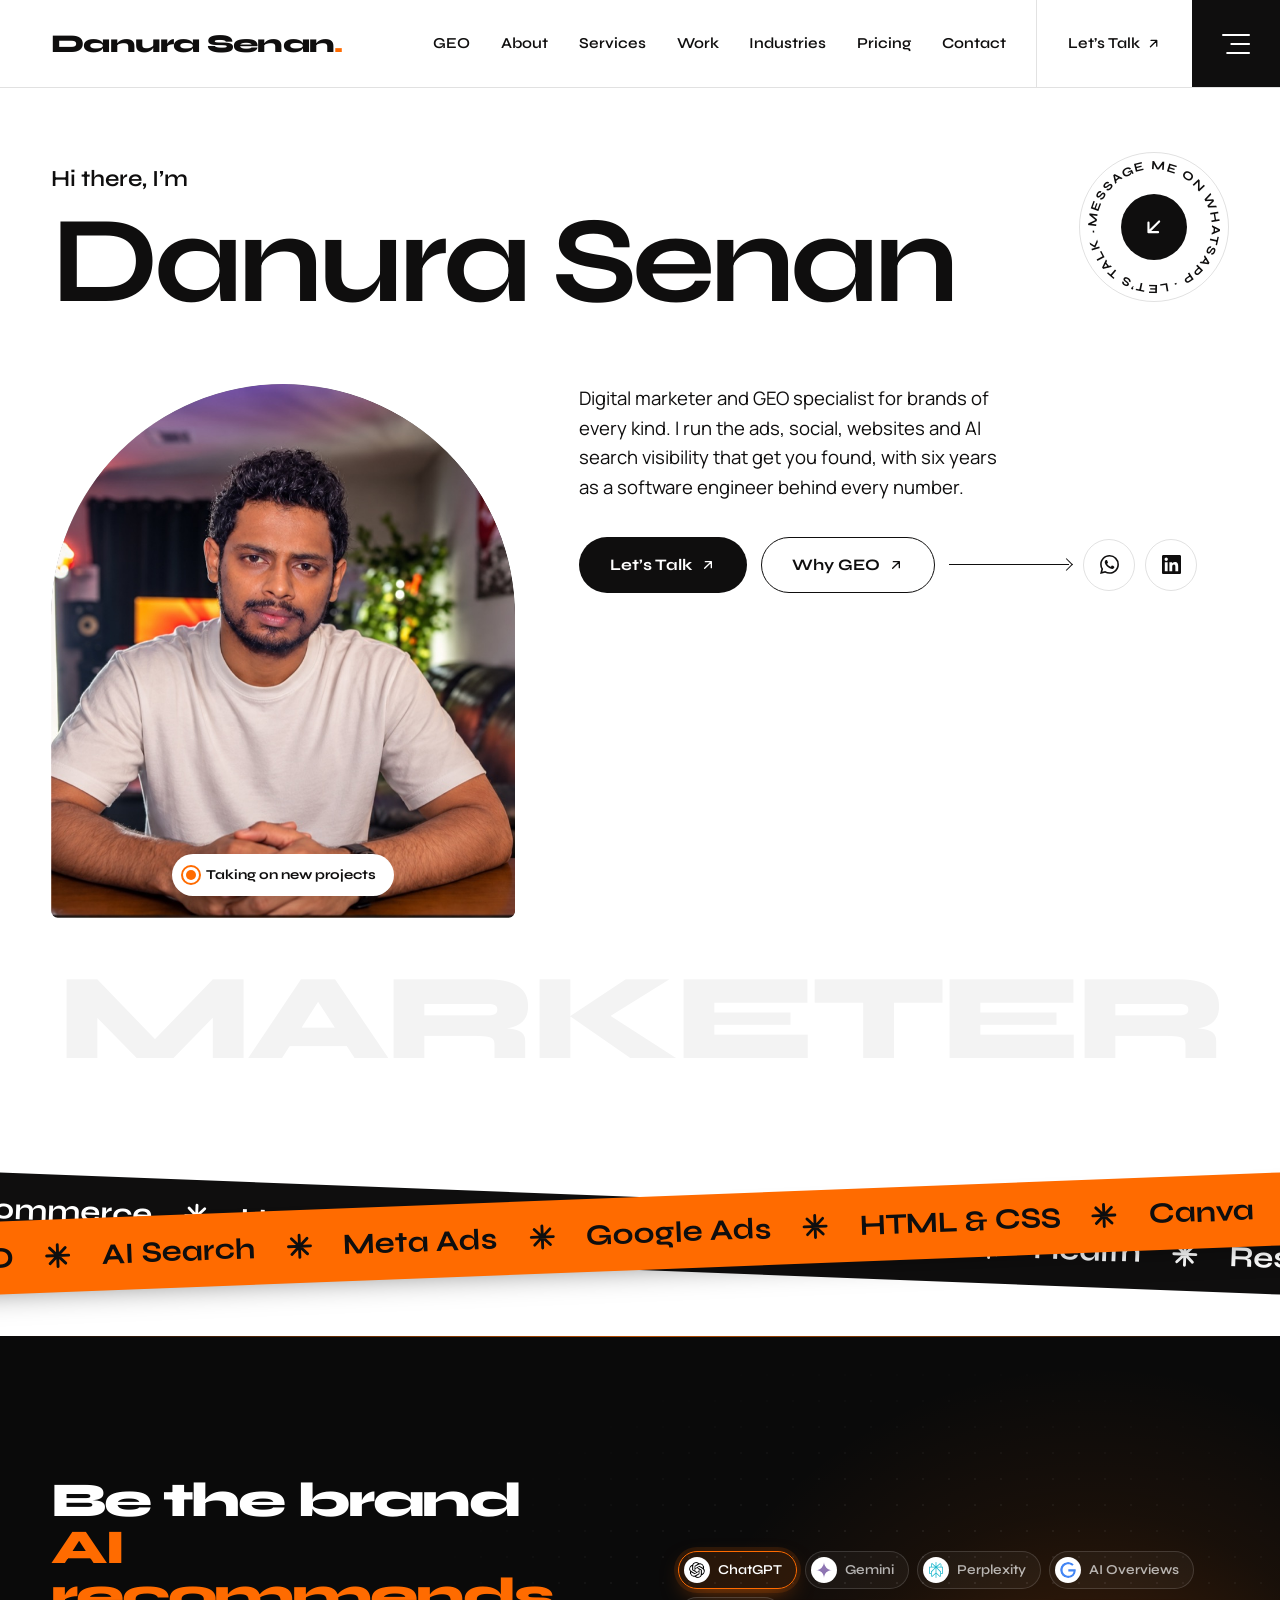
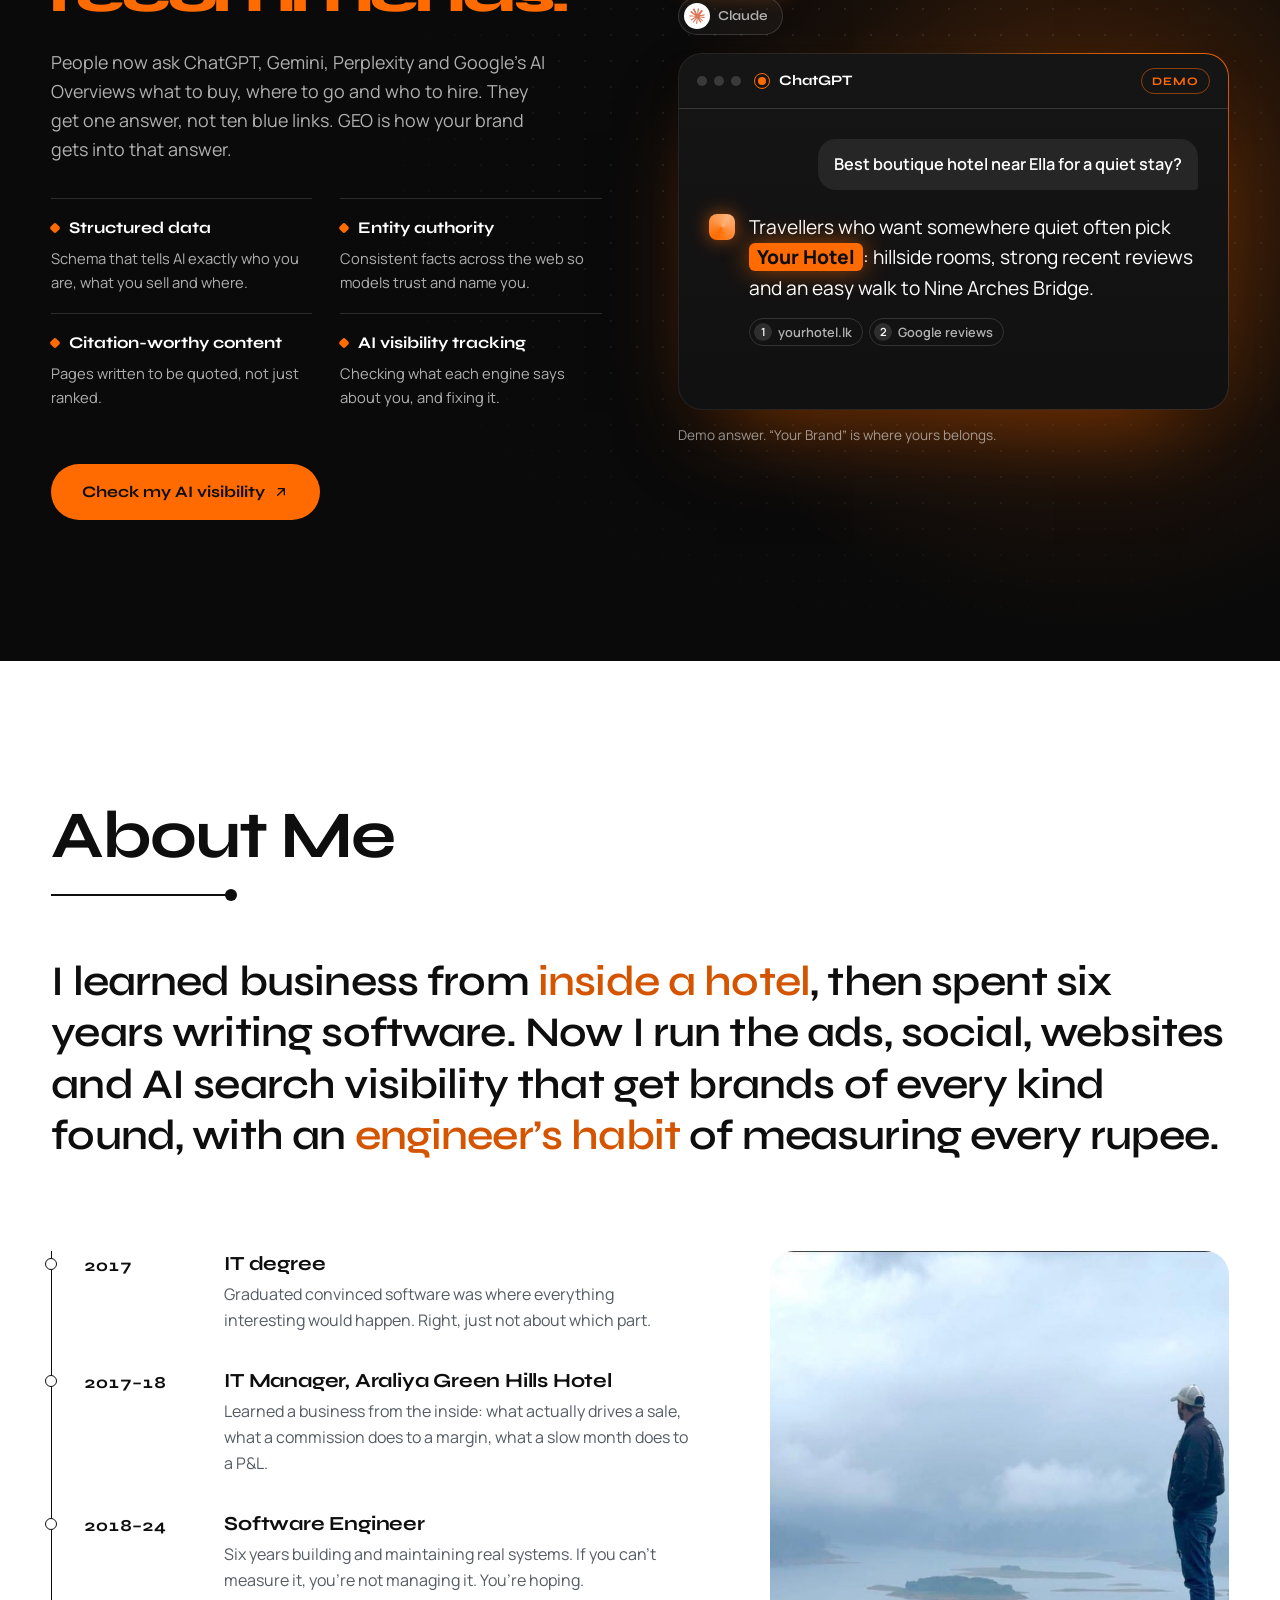
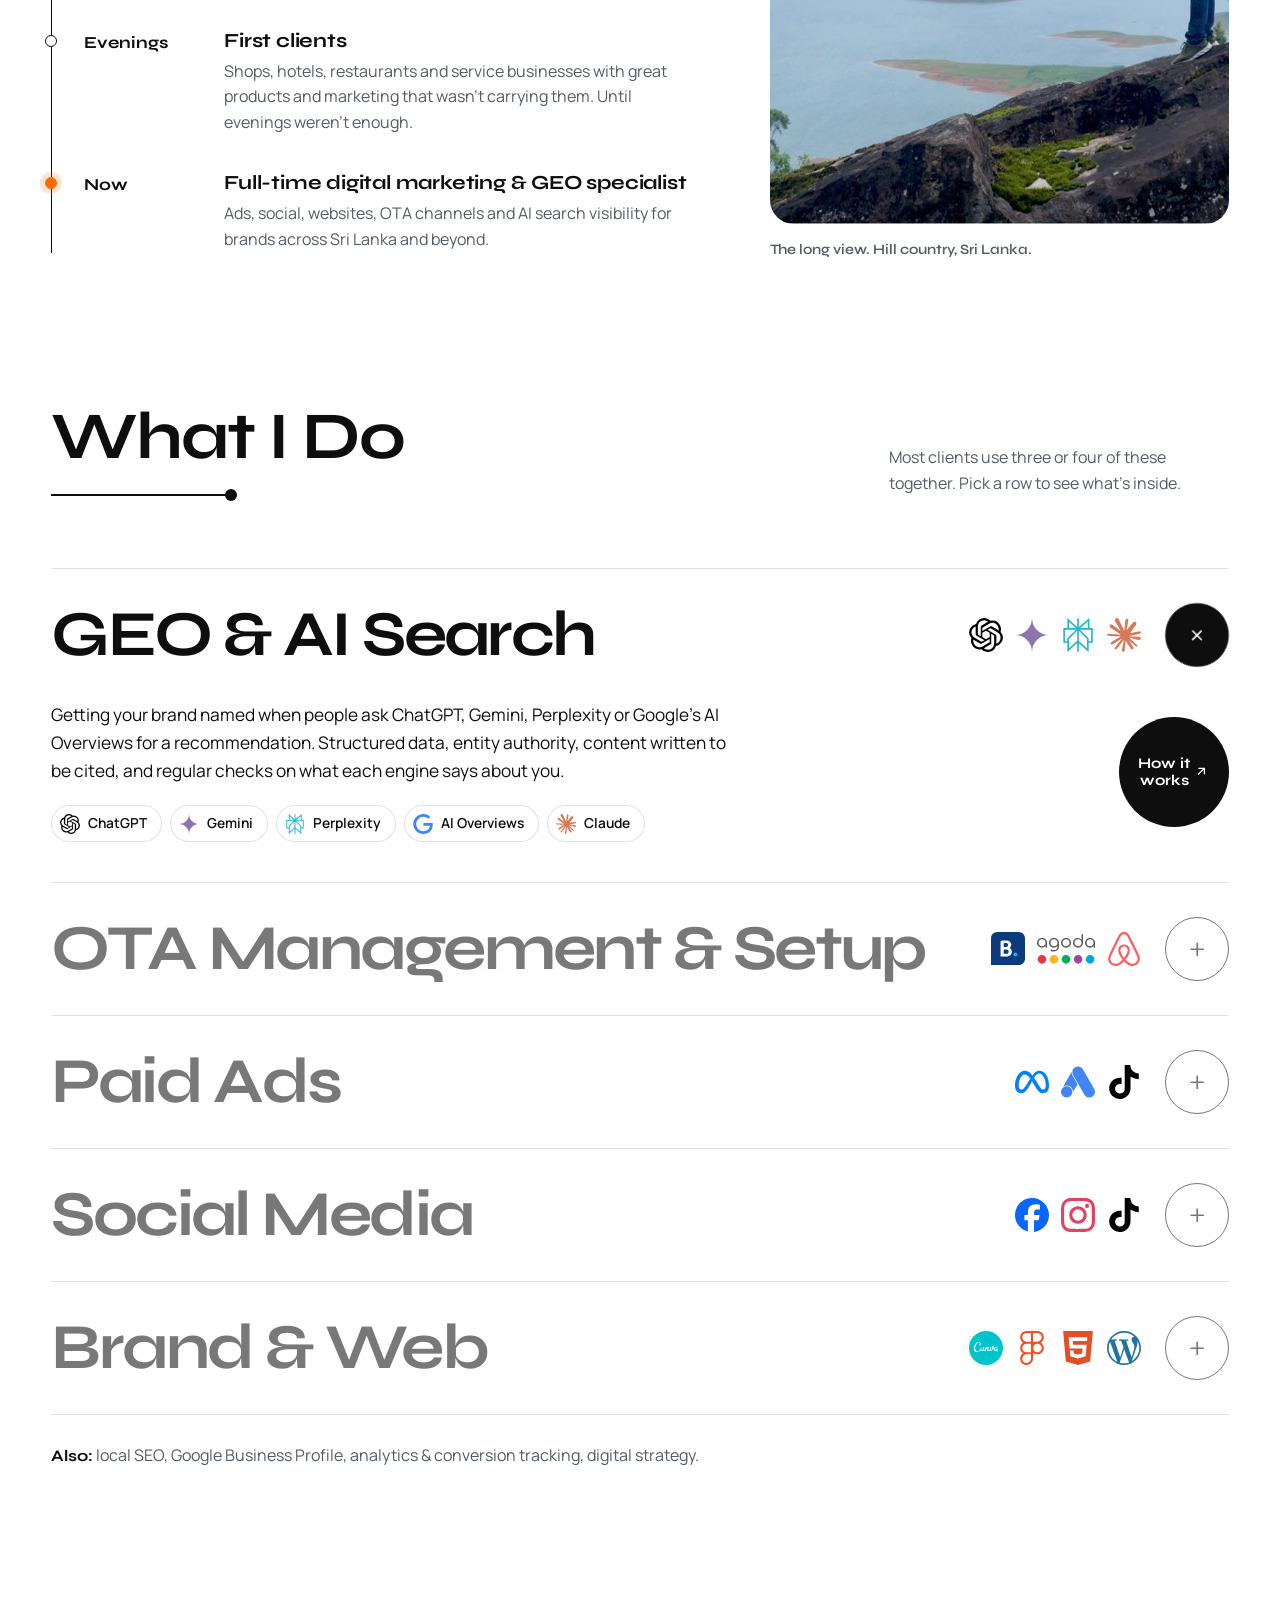
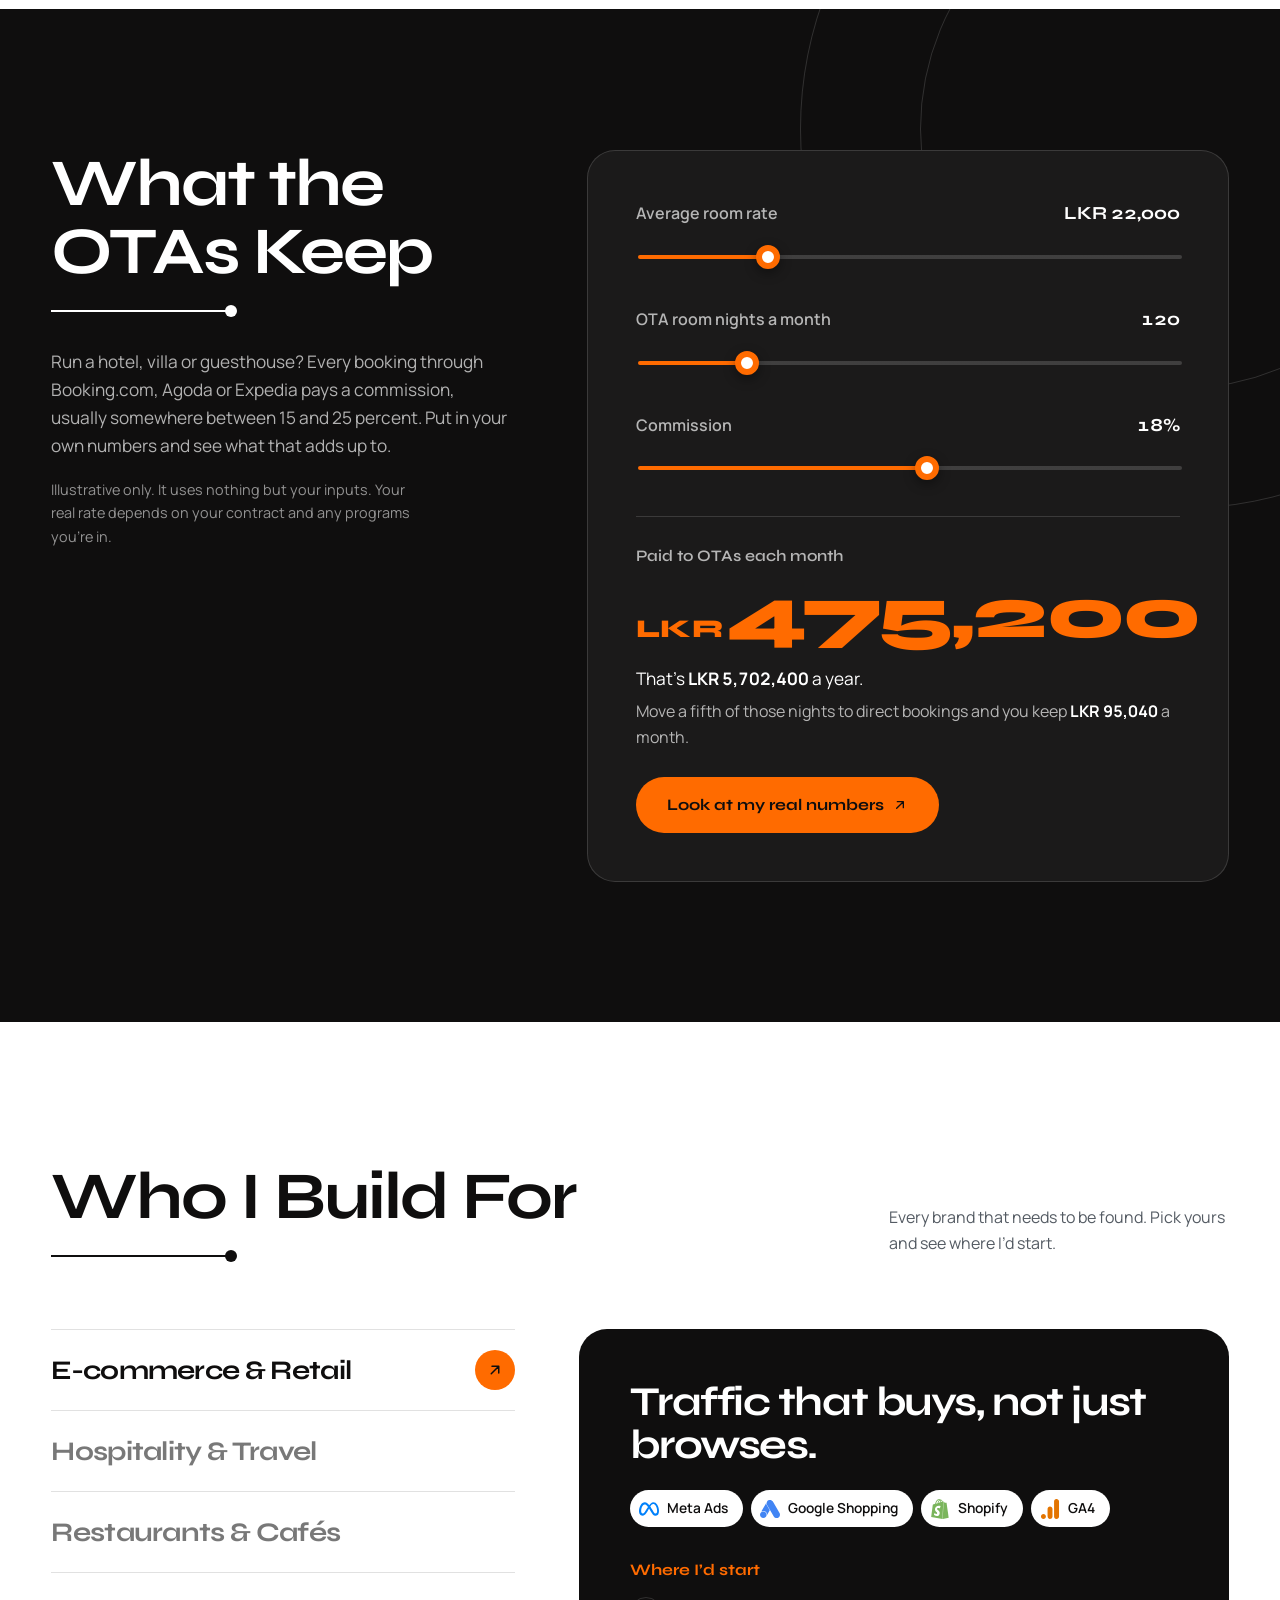
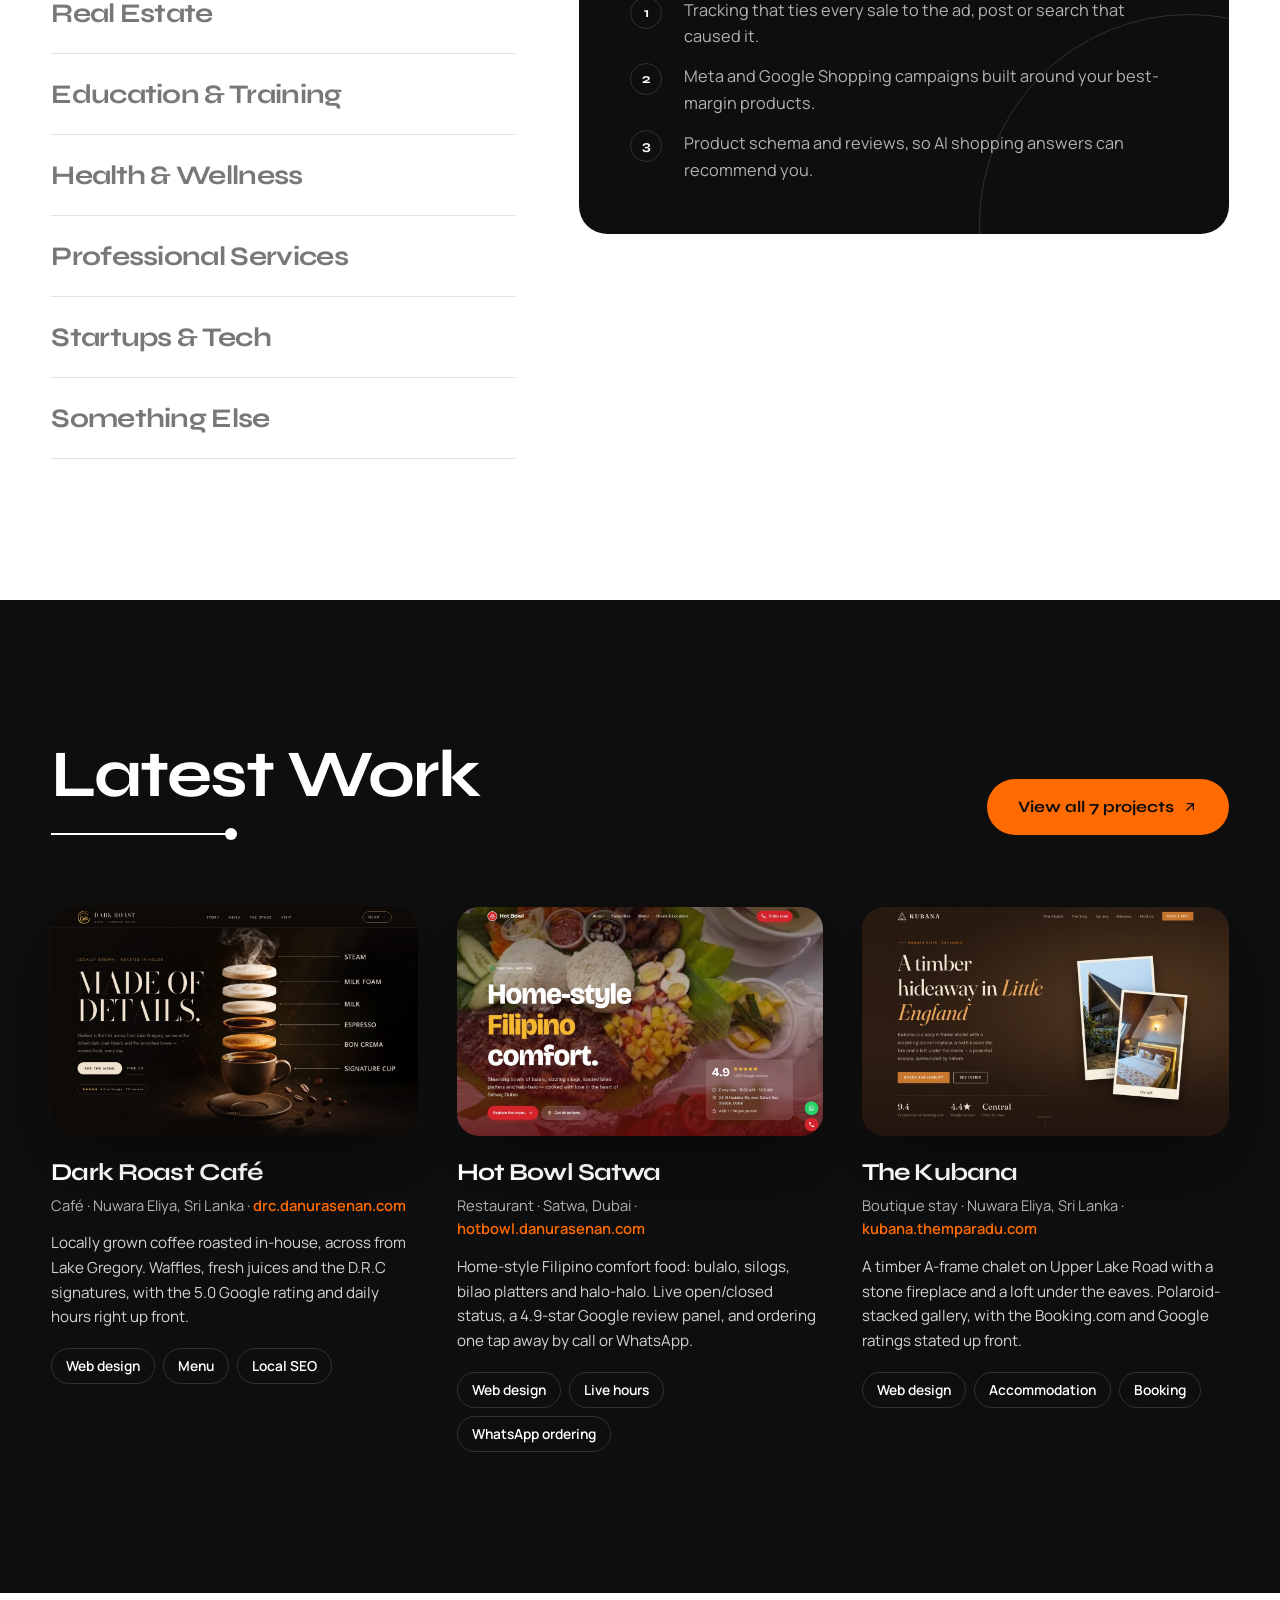
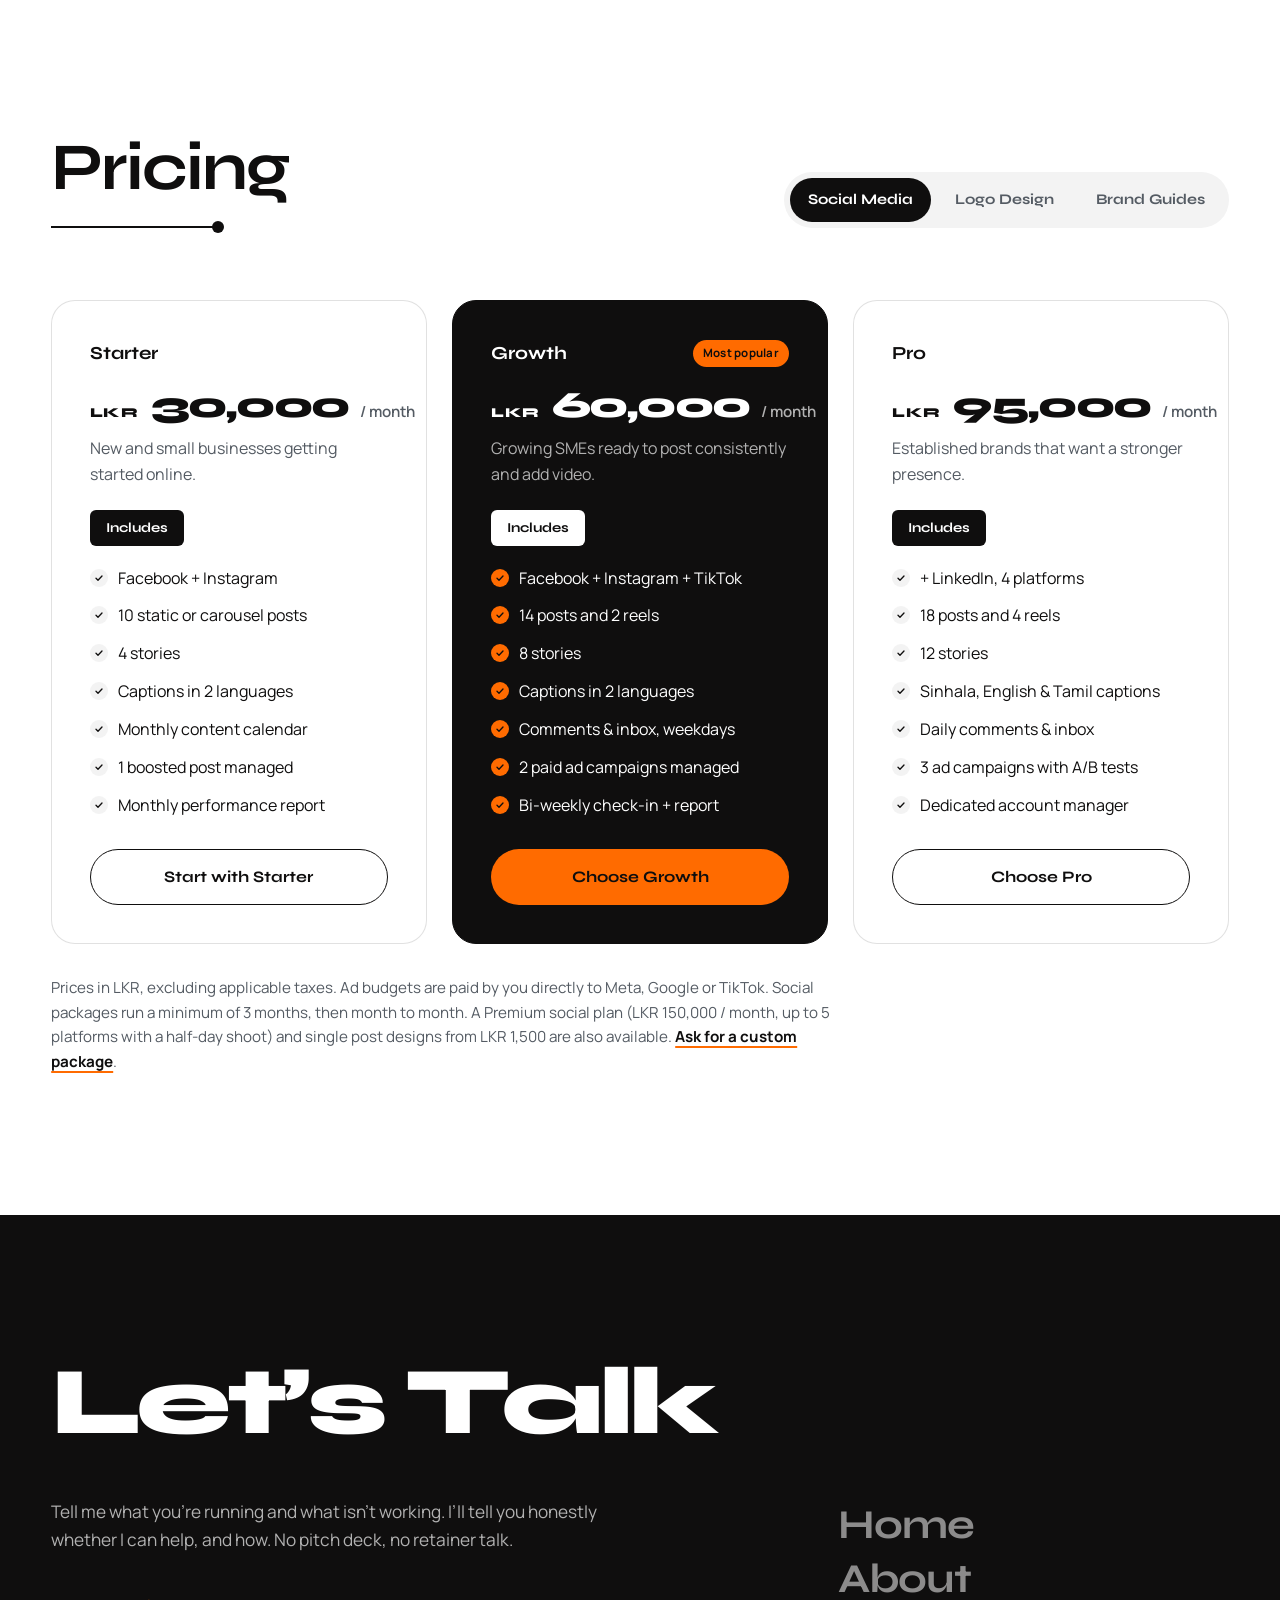
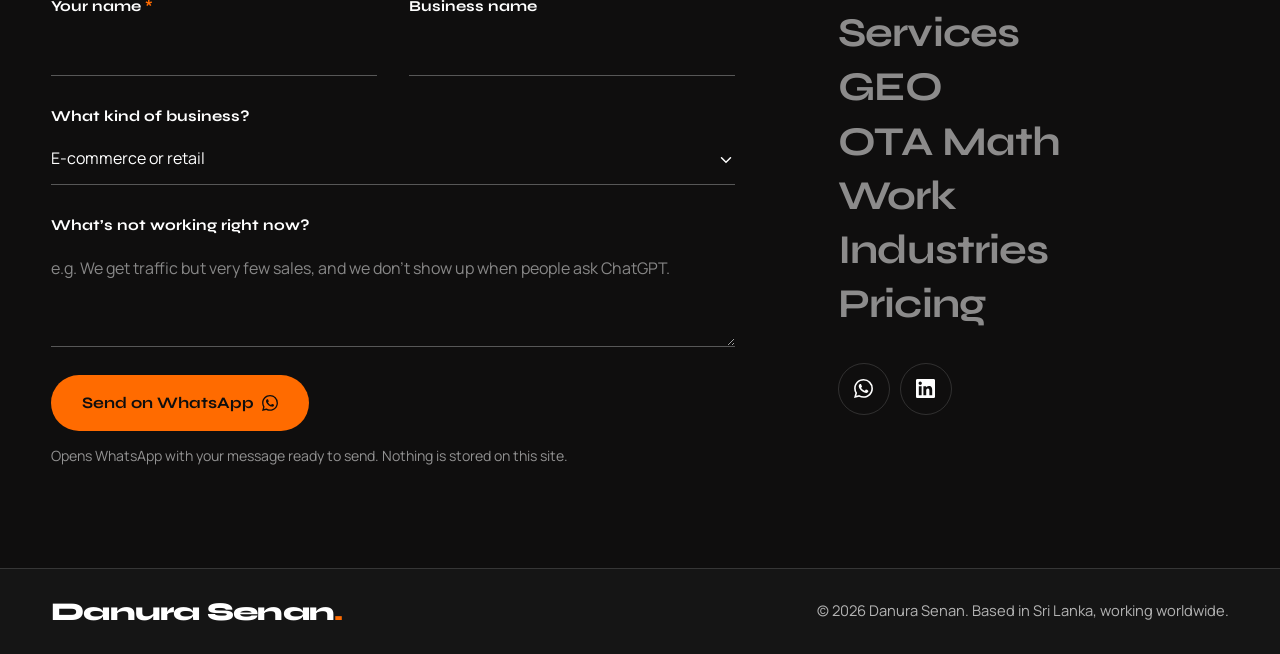
<file: site/index.html>
<!doctype html>
<html lang="en">
<head>
  <meta charset="utf-8">
  <meta name="viewport" content="width=device-width, initial-scale=1">
  <title>Danura Senan · Digital Marketing &amp; GEO Specialist, Sri Lanka</title>
  <meta name="description" content="Danura Senan is a digital marketing and GEO specialist in Sri Lanka. AI search visibility, Meta and Google ads, social media, OTA management, brand and web for brands of every kind.">
  <meta name="theme-color" content="#0F0E0E">
  <meta property="og:title" content="Danura Senan · Digital Marketing &amp; GEO Specialist">
  <meta property="og:description" content="GEO and AI search, paid ads, social media, OTA management, brand and web for brands of every kind.">
  <link rel="canonical" href="https://danurasenan.com/">
  <meta property="og:url" content="https://danurasenan.com/">
  <meta property="og:image" content="https://danurasenan.com/assets/img/og-image.jpg">
  <meta property="og:type" content="website">
  <link rel="icon" href="assets/favicon.svg" type="image/svg+xml">
  <link rel="preconnect" href="https://fonts.googleapis.com">
  <link rel="preconnect" href="https://fonts.gstatic.com" crossorigin>
  <link href="https://fonts.googleapis.com/css2?family=Manrope:wght@400;500;600;700&family=Syne:wght@600;700;800&display=swap" rel="stylesheet">
  <link rel="stylesheet" href="styles.css">
  <script>document.documentElement.classList.add('js')</script>
</head>
<body>
  <svg width="0" height="0" style="position:absolute" aria-hidden="true">
    <symbol id="i-arrow" viewBox="0 0 24 24"><path d="M7 17 17 7M8 7h9v9" fill="none" stroke="currentColor" stroke-width="2" stroke-linecap="round" stroke-linejoin="round"/></symbol>
    <symbol id="i-arrow-down" viewBox="0 0 24 24"><path d="M17 7 7 17M16 17H7V8" fill="none" stroke="currentColor" stroke-width="2" stroke-linecap="round" stroke-linejoin="round"/></symbol>
    <symbol id="i-up" viewBox="0 0 24 24"><path d="M12 19V5M6 11l6-6 6 6" fill="none" stroke="currentColor" stroke-width="2" stroke-linecap="round" stroke-linejoin="round"/></symbol>
    <symbol id="i-close" viewBox="0 0 24 24"><path d="M6 6l12 12M18 6 6 18" fill="none" stroke="currentColor" stroke-width="2" stroke-linecap="round"/></symbol>
    <symbol id="i-plus" viewBox="0 0 24 24"><path d="M12 5v14M5 12h14" fill="none" stroke="currentColor" stroke-width="2" stroke-linecap="round"/></symbol>
    <symbol id="i-check" viewBox="0 0 24 24"><path d="M5 12.5l4.5 4.5L19 7.5" fill="none" stroke="currentColor" stroke-width="2.2" stroke-linecap="round" stroke-linejoin="round"/></symbol>
    <symbol id="i-star" viewBox="0 0 24 24"><path d="M12 2v20M2 12h20M4.9 4.9l14.2 14.2M19.1 4.9 4.9 19.1" fill="none" stroke="currentColor" stroke-width="2.6" stroke-linecap="round"/></symbol>
    <symbol id="i-whatsapp" viewBox="0 0 24 24"><path fill="currentColor" d="M17.472 14.382c-.297-.149-1.758-.867-2.03-.967-.273-.099-.471-.148-.67.15-.197.297-.767.966-.94 1.164-.173.199-.347.223-.644.075-.297-.15-1.255-.463-2.39-1.475-.883-.788-1.48-1.761-1.653-2.059-.173-.297-.018-.458.13-.606.134-.133.298-.347.446-.52.149-.174.198-.298.298-.497.099-.198.05-.371-.025-.52-.075-.149-.669-1.612-.916-2.207-.242-.579-.487-.5-.669-.51-.173-.008-.371-.01-.57-.01-.198 0-.52.074-.792.372-.272.297-1.04 1.016-1.04 2.479 0 1.462 1.065 2.875 1.213 3.074.149.198 2.096 3.2 5.077 4.487.709.306 1.262.489 1.694.625.712.227 1.36.195 1.871.118.571-.085 1.758-.719 2.006-1.413.248-.694.248-1.289.173-1.413-.074-.124-.272-.198-.57-.347m-5.421 7.403h-.004a9.87 9.87 0 01-5.031-1.378l-.361-.214-3.741.982.998-3.648-.235-.374a9.86 9.86 0 01-1.51-5.26c.001-5.45 4.436-9.884 9.888-9.884 2.64 0 5.122 1.03 6.988 2.898a9.825 9.825 0 012.893 6.994c-.003 5.45-4.437 9.884-9.885 9.884m8.413-18.297A11.815 11.815 0 0012.05 0C5.495 0 .16 5.335.157 11.892c0 2.096.547 4.142 1.588 5.945L.057 24l6.305-1.654a11.882 11.882 0 005.683 1.448h.005c6.554 0 11.89-5.335 11.893-11.893a11.821 11.821 0 00-3.48-8.413Z"/></symbol>
    <symbol id="i-linkedin" viewBox="0 0 24 24"><path fill="currentColor" d="M20.447 20.452h-3.554v-5.569c0-1.328-.027-3.037-1.852-3.037-1.853 0-2.136 1.445-2.136 2.939v5.667H9.351V9h3.414v1.561h.046c.477-.9 1.637-1.85 3.37-1.85 3.601 0 4.267 2.37 4.267 5.455v6.286zM5.337 7.433c-1.144 0-2.063-.926-2.063-2.065 0-1.138.92-2.063 2.063-2.063 1.14 0 2.064.925 2.064 2.063 0 1.139-.925 2.065-2.064 2.065zm1.782 13.019H3.555V9h3.564v11.452zM22.225 0H1.771C.792 0 0 .774 0 1.729v20.542C0 23.227.792 24 1.771 24h20.451C23.2 24 24 23.227 24 22.271V1.729C24 .774 23.2 0 22.222 0h.003z"/></symbol>
  </svg>

  <a class="skip" href="#main">Skip to content</a>

  <header class="site-header" id="top">
    <a class="logo" href="#top" aria-label="Danura Senan, back to top">Danura Senan<span>.</span></a>
    <nav class="main-nav" aria-label="Primary">
      <a href="#geo">GEO</a>
      <a href="#about">About</a>
      <a href="#services">Services</a>
      <a href="projects.html">Work</a>
      <a href="#industries">Industries</a>
      <a href="#pricing">Pricing</a>
      <a href="#contact">Contact</a>
    </nav>
    <a class="header-cta" href="https://wa.me/94706684344?text=Hi%20Danura%2C%20I%20found%20your%20website%20and%20I%27d%20like%20to%20talk%20about%20my%20business." target="_blank" rel="noopener">Let’s Talk <svg class="ico"><use href="#i-arrow"/></svg></a>
    <button class="menu-tile" type="button" aria-expanded="false" aria-controls="drawer" aria-label="Open menu">
      <span></span><span></span><span></span>
    </button>
  </header>

  <aside class="drawer" id="drawer" aria-label="Menu" hidden>
    <div class="drawer__panel">
      <div class="drawer__top">
        <span class="logo logo--light">Danura Senan<span>.</span></span>
        <button class="drawer__close" type="button" aria-label="Close menu"><svg class="ico"><use href="#i-close"/></svg></button>
      </div>
      <nav class="drawer__nav" aria-label="Menu">
        <a href="#geo">GEO &amp; AI Search</a>
        <a href="#about">About</a>
        <a href="#services">Services</a>
        <a href="projects.html">Work</a>
        <a href="#ota">OTA Math</a>
        <a href="#industries">Industries</a>
        <a href="#pricing">Pricing</a>
        <a href="#contact">Contact</a>
      </nav>
      <div class="drawer__foot">
        <p>Based in Sri Lanka, working worldwide. Usually replies within a few hours.</p>
        <div class="socials socials--light">
          <a href="https://wa.me/94706684344" target="_blank" rel="noopener" aria-label="WhatsApp"><svg><use href="#i-whatsapp"/></svg></a>
          <a href="https://www.linkedin.com/in/danura-senan-b763a3a5/" target="_blank" rel="noopener" aria-label="LinkedIn"><svg><use href="#i-linkedin"/></svg></a>
        </div>
      </div>
    </div>
  </aside>

  <main id="main">

    <!-- Hero -->
    <section class="hero" aria-labelledby="hero-title">
      <div class="wrap hero__grid">
        <p class="hero__hi rise">Hi there, I’m</p>
        <h1 class="hero__name rise" id="hero-title">Danura Senan</h1>

        <a class="badge rise" href="https://wa.me/94706684344?text=Hi%20Danura%2C%20I%20found%20your%20website%20and%20I%27d%20like%20to%20talk%20about%20my%20business." target="_blank" rel="noopener" aria-label="Message me on WhatsApp">
          <svg class="badge__ring" viewBox="0 0 120 120" aria-hidden="true">
            <defs><path id="ring" d="M60 60m-46 0a46 46 0 1 1 92 0a46 46 0 1 1-92 0"/></defs>
            <text><textPath href="#ring" textLength="286" lengthAdjust="spacing">MESSAGE ME ON WHATSAPP · LET’S TALK · </textPath></text>
          </svg>
          <span class="badge__core"><svg class="ico"><use href="#i-arrow-down"/></svg></span>
        </a>

        <figure class="hero__photo rise">
          <img src="assets/img/danura-portrait.jpg" width="1400" height="924" alt="Danura Senan at his desk in his studio in Sri Lanka">
          <figcaption><span class="pulse" aria-hidden="true"></span>Taking on new projects</figcaption>
        </figure>

        <div class="hero__copy">
          <p class="hero__lede rise">Digital marketer and GEO specialist for brands of every kind. I run the ads, social, websites and AI search visibility that get you found, with six years as a software engineer behind every number.</p>
          <div class="hero__actions rise">
            <a class="btn btn--ink" href="#contact">Let’s Talk <svg class="ico"><use href="#i-arrow"/></svg></a>
            <a class="btn btn--line" href="#geo">Why GEO <svg class="ico"><use href="#i-arrow"/></svg></a>
            <span class="hero__rule" aria-hidden="true"></span>
            <div class="socials">
              <a href="https://wa.me/94706684344" target="_blank" rel="noopener" aria-label="WhatsApp"><svg><use href="#i-whatsapp"/></svg></a>
              <a href="https://www.linkedin.com/in/danura-senan-b763a3a5/" target="_blank" rel="noopener" aria-label="LinkedIn"><svg><use href="#i-linkedin"/></svg></a>
            </div>
          </div>
        </div>
      </div>
      <p class="hero__ghost" aria-hidden="true">MARKETER</p>
    </section>

    <!-- Marquee -->
    <div class="bands" aria-label="Skills and channels">
      <div class="band band--ink" aria-hidden="true">
        <div class="band__track">
          <span>E-commerce</span><svg><use href="#i-star"/></svg><span>Hospitality</span><svg><use href="#i-star"/></svg><span>Real Estate</span><svg><use href="#i-star"/></svg><span>Education</span><svg><use href="#i-star"/></svg><span>Health</span><svg><use href="#i-star"/></svg><span>Restaurants</span><svg><use href="#i-star"/></svg><span>Startups</span><svg><use href="#i-star"/></svg><span>Retail</span><svg><use href="#i-star"/></svg>
          <span>E-commerce</span><svg><use href="#i-star"/></svg><span>Hospitality</span><svg><use href="#i-star"/></svg><span>Real Estate</span><svg><use href="#i-star"/></svg><span>Education</span><svg><use href="#i-star"/></svg><span>Health</span><svg><use href="#i-star"/></svg><span>Restaurants</span><svg><use href="#i-star"/></svg><span>Startups</span><svg><use href="#i-star"/></svg><span>Retail</span><svg><use href="#i-star"/></svg>
        </div>
      </div>
      <div class="band band--orange">
        <div class="band__track">
          <span>GEO</span><svg aria-hidden="true"><use href="#i-star"/></svg><span>AI Search</span><svg aria-hidden="true"><use href="#i-star"/></svg><span>Meta Ads</span><svg aria-hidden="true"><use href="#i-star"/></svg><span>Google Ads</span><svg aria-hidden="true"><use href="#i-star"/></svg><span>HTML &amp; CSS</span><svg aria-hidden="true"><use href="#i-star"/></svg><span>Canva</span><svg aria-hidden="true"><use href="#i-star"/></svg><span>Figma</span><svg aria-hidden="true"><use href="#i-star"/></svg><span>WordPress</span><svg aria-hidden="true"><use href="#i-star"/></svg><span>GA4</span><svg aria-hidden="true"><use href="#i-star"/></svg><span>TikTok</span><svg aria-hidden="true"><use href="#i-star"/></svg>
          <span aria-hidden="true">GEO</span><svg aria-hidden="true"><use href="#i-star"/></svg><span aria-hidden="true">AI Search</span><svg aria-hidden="true"><use href="#i-star"/></svg><span aria-hidden="true">Meta Ads</span><svg aria-hidden="true"><use href="#i-star"/></svg><span aria-hidden="true">Google Ads</span><svg aria-hidden="true"><use href="#i-star"/></svg><span aria-hidden="true">HTML &amp; CSS</span><svg aria-hidden="true"><use href="#i-star"/></svg><span aria-hidden="true">Canva</span><svg aria-hidden="true"><use href="#i-star"/></svg><span aria-hidden="true">Figma</span><svg aria-hidden="true"><use href="#i-star"/></svg><span aria-hidden="true">WordPress</span><svg aria-hidden="true"><use href="#i-star"/></svg><span aria-hidden="true">GA4</span><svg aria-hidden="true"><use href="#i-star"/></svg><span aria-hidden="true">TikTok</span><svg aria-hidden="true"><use href="#i-star"/></svg>
        </div>
      </div>
    </div>

    <!-- GEO -->
    <section class="geo" id="geo" aria-labelledby="geo-title">
      <div class="geo__field" aria-hidden="true"></div>
      <div class="wrap geo__grid">
        <div class="geo__copy">
          <h2 class="geo__title" id="geo-title">Be the brand <em>AI recommends.</em></h2>
          <p class="geo__lede">People now ask ChatGPT, Gemini, Perplexity and Google’s AI Overviews what to buy, where to go and who to hire. They get one answer, not ten blue links. GEO is how your brand gets into that answer.</p>
          <ul class="geo__pillars">
            <li><strong>Structured data</strong><span>Schema that tells AI exactly who you are, what you sell and where.</span></li>
            <li><strong>Entity authority</strong><span>Consistent facts across the web so models trust and name you.</span></li>
            <li><strong>Citation-worthy content</strong><span>Pages written to be quoted, not just ranked.</span></li>
            <li><strong>AI visibility tracking</strong><span>Checking what each engine says about you, and fixing it.</span></li>
          </ul>
          <a class="btn btn--orange" href="https://wa.me/94706684344?text=Hi%20Danura%2C%20I%27d%20like%20an%20AI%20visibility%20check%20for%20my%20brand." target="_blank" rel="noopener">Check my AI visibility <svg class="ico"><use href="#i-arrow"/></svg></a>
        </div>

        <div class="geo__demo">
          <ul class="engines" aria-label="AI engines GEO covers">
            <li data-engine="0"><img src="assets/logos/openai.svg" alt="" width="18" height="18"><span>ChatGPT</span></li>
            <li data-engine="1"><img src="assets/logos/googlegemini.svg" alt="" width="18" height="18"><span>Gemini</span></li>
            <li data-engine="2"><img src="assets/logos/perplexity.svg" alt="" width="18" height="18"><span>Perplexity</span></li>
            <li data-engine="3"><img src="assets/logos/google.svg" alt="" width="18" height="18"><span>AI Overviews</span></li>
            <li data-engine="4"><img src="assets/logos/claude.svg" alt="" width="18" height="18"><span>Claude</span></li>
          </ul>
          <div class="chat">
            <div class="chat__bar"><span></span><span></span><span></span><span class="geo__live" aria-hidden="true"></span><em id="chat-engine">ChatGPT</em><b>Demo</b></div>
            <div class="chat__body">
              <p class="chat__q"><span id="chat-q">Best boutique hotel near Ella for a quiet stay?</span><i class="caret" aria-hidden="true"></i></p>
              <div class="chat__think" aria-hidden="true"><i></i><i></i><i></i></div>
              <div class="chat__a" id="chat-a">
                <p>Travellers who want somewhere quiet often pick <mark>Your Hotel</mark>: hillside rooms, strong recent reviews and an easy walk to Nine Arches Bridge.</p>
                <p class="chat__cites"><span>yourhotel.lk</span><span>Google reviews</span></p>
              </div>
            </div>
          </div>
          <p class="geo__note">Demo answer. “Your Brand” is where yours belongs.</p>
        </div>
      </div>
    </section>

    <!-- About -->
    <section class="section about" id="about" aria-labelledby="about-title">
      <div class="wrap">
        <h2 class="title" id="about-title">About Me</h2>
        <p class="about__statement">I learned business from <em>inside a hotel</em>, then spent six years writing software. Now I run the ads, social, websites and AI search visibility that get brands of every kind found, with an <em>engineer’s habit</em> of measuring every rupee.</p>

        <div class="about__grid">
          <ol class="timeline">
            <li><span class="timeline__when">2017</span><div><h3>IT degree</h3><p>Graduated convinced software was where everything interesting would happen. Right, just not about which part.</p></div></li>
            <li><span class="timeline__when">2017–18</span><div><h3>IT Manager, Araliya Green Hills Hotel</h3><p>Learned a business from the inside: what actually drives a sale, what a commission does to a margin, what a slow month does to a P&amp;L.</p></div></li>
            <li><span class="timeline__when">2018–24</span><div><h3>Software Engineer</h3><p>Six years building and maintaining real systems. If you can’t measure it, you’re not managing it. You’re hoping.</p></div></li>
            <li><span class="timeline__when">Evenings</span><div><h3>First clients</h3><p>Shops, hotels, restaurants and service businesses with great products and marketing that wasn’t carrying them. Until evenings weren’t enough.</p></div></li>
            <li class="is-now"><span class="timeline__when">Now</span><div><h3>Full-time digital marketing &amp; GEO specialist</h3><p>Ads, social, websites, OTA channels and AI search visibility for brands across Sri Lanka and beyond.</p></div></li>
          </ol>
          <figure class="about__photo">
            <img src="assets/img/story-journey.jpg" width="900" height="902" loading="lazy" alt="Danura looking out over a misty reservoir in the Sri Lankan hill country">
            <figcaption>The long view. Hill country, Sri Lanka.</figcaption>
          </figure>
        </div>
      </div>
    </section>

    <!-- Services -->
    <section class="section services" id="services" aria-labelledby="services-title">
      <div class="wrap">
        <div class="section-head">
          <h2 class="title" id="services-title">What I Do</h2>
          <p class="section-head__note">Most clients use three or four of these together. Pick a row to see what’s inside.</p>
        </div>

        <div class="svc-list">
          <article class="svc is-open">
            <h3><button class="svc__head" type="button" aria-expanded="true" aria-controls="svc-1"><span>GEO &amp; AI Search</span><span class="svc__logos" aria-hidden="true"><img src="assets/logos/openai.svg" alt=""><img src="assets/logos/googlegemini.svg" alt=""><img src="assets/logos/perplexity.svg" alt=""><img src="assets/logos/claude.svg" alt=""></span><span class="svc__plus" aria-hidden="true"><svg class="ico"><use href="#i-plus"/></svg></span></button></h3>
            <div class="svc__body" id="svc-1">
              <div class="svc__inner">
                <p>Getting your brand named when people ask ChatGPT, Gemini, Perplexity or Google’s AI Overviews for a recommendation. Structured data, entity authority, content written to be cited, and regular checks on what each engine says about you.</p>
                <ul class="chips"><li><img src="assets/logos/openai.svg" alt="">ChatGPT</li><li><img src="assets/logos/googlegemini.svg" alt="">Gemini</li><li><img src="assets/logos/perplexity.svg" alt="">Perplexity</li><li><img src="assets/logos/google.svg" alt="">AI Overviews</li><li><img src="assets/logos/claude.svg" alt="">Claude</li></ul>
                <a class="svc__go" href="#geo" aria-label="See how GEO works">How it<br>works <svg class="ico"><use href="#i-arrow"/></svg></a>
              </div>
            </div>
          </article>
          <article class="svc">
            <h3><button class="svc__head" type="button" aria-expanded="false" aria-controls="svc-2"><span>OTA Management &amp; Setup</span><span class="svc__logos" aria-hidden="true"><img src="assets/logos/booking.svg" alt=""><img class="wide" src="assets/logos/agoda.svg" alt=""><img src="assets/logos/airbnb.svg" alt=""></span><span class="svc__plus" aria-hidden="true"><svg class="ico"><use href="#i-plus"/></svg></span></button></h3>
            <div class="svc__body" id="svc-2">
              <div class="svc__inner">
                <p>New listings set up from scratch, or existing ones fixed: photos, descriptions, rates and availability, review replies, and a direct-booking plan so you depend on the platforms less over time.</p>
                <ul class="chips"><li><img src="assets/logos/booking.svg" alt="">Booking.com</li><li><img class="wide" src="assets/logos/agoda.svg" alt="Agoda"></li><li><img src="assets/logos/airbnb.svg" alt="">Airbnb</li><li><img src="assets/logos/expedia.svg" alt="">Expedia</li></ul>
                <a class="svc__go" href="#ota" aria-label="See the OTA commission calculator">Run the<br>numbers <svg class="ico"><use href="#i-arrow"/></svg></a>
              </div>
            </div>
          </article>
          <article class="svc">
            <h3><button class="svc__head" type="button" aria-expanded="false" aria-controls="svc-3"><span>Paid Ads</span><span class="svc__logos" aria-hidden="true"><img src="assets/logos/meta.svg" alt=""><img src="assets/logos/googleads.svg" alt=""><img src="assets/logos/tiktok.svg" alt=""></span><span class="svc__plus" aria-hidden="true"><svg class="ico"><use href="#i-plus"/></svg></span></button></h3>
            <div class="svc__body" id="svc-3">
              <div class="svc__inner">
                <p>Google Search, Performance Max and YouTube catch people already looking for you. Meta, Instagram and TikTok ads create demand before they search. Conversion tracking sits underneath, so you can see what each rupee did.</p>
                <ul class="chips"><li><img src="assets/logos/meta.svg" alt="">Meta Ads</li><li><img src="assets/logos/googleads.svg" alt="">Google Ads</li><li><img src="assets/logos/tiktok.svg" alt="">TikTok Ads</li><li><img src="assets/logos/googleanalytics.svg" alt="">GA4 &amp; GTM</li></ul>
                <a class="svc__go" href="#contact" aria-label="Talk about paid ads">Talk <svg class="ico"><use href="#i-arrow"/></svg></a>
              </div>
            </div>
          </article>
          <article class="svc">
            <h3><button class="svc__head" type="button" aria-expanded="false" aria-controls="svc-4"><span>Social Media</span><span class="svc__logos" aria-hidden="true"><img src="assets/logos/facebook.svg" alt=""><img src="assets/logos/instagram.svg" alt=""><img src="assets/logos/tiktok.svg" alt=""></span><span class="svc__plus" aria-hidden="true"><svg class="ico"><use href="#i-plus"/></svg></span></button></h3>
            <div class="svc__body" id="svc-4">
              <div class="svc__inner">
                <p>Content calendars, creative direction, reels, captions in Sinhala, English and Tamil, community management and paid social. Built so your pages stay active and bring in enquiries.</p>
                <ul class="chips"><li><img src="assets/logos/facebook.svg" alt="">Facebook</li><li><img src="assets/logos/instagram.svg" alt="">Instagram</li><li><img src="assets/logos/tiktok.svg" alt="">TikTok</li><li><img src="assets/logos/canva.svg" alt="">Canva</li></ul>
                <a class="svc__go" href="#pricing" aria-label="See social media packages">Plans <svg class="ico"><use href="#i-arrow"/></svg></a>
              </div>
            </div>
          </article>
          <article class="svc">
            <h3><button class="svc__head" type="button" aria-expanded="false" aria-controls="svc-5"><span>Brand &amp; Web</span><span class="svc__logos" aria-hidden="true"><img src="assets/logos/canva.svg" alt=""><img src="assets/logos/figma.svg" alt=""><img src="assets/logos/html5.svg" alt=""><img src="assets/logos/wordpress.svg" alt=""></span><span class="svc__plus" aria-hidden="true"><svg class="ico"><use href="#i-plus"/></svg></span></button></h3>
            <div class="svc__body" id="svc-5">
              <div class="svc__inner">
                <p>Logos you fully own, brand guides your team can follow, and fast websites, online stores and landing pages built to turn a click into a sale, booking or enquiry.</p>
                <ul class="chips"><li><img src="assets/logos/canva.svg" alt="">Canva</li><li><img src="assets/logos/figma.svg" alt="">Figma</li><li><img src="assets/logos/html5.svg" alt="">HTML &amp; CSS</li><li><img src="assets/logos/wordpress.svg" alt="">WordPress</li><li><img src="assets/logos/shopify.svg" alt="">Shopify</li></ul>
                <a class="svc__go" href="#pricing" aria-label="See brand and logo pricing">Plans <svg class="ico"><use href="#i-arrow"/></svg></a>
              </div>
            </div>
          </article>
        </div>
        <p class="svc-also"><strong>Also:</strong> local SEO, Google Business Profile, analytics &amp; conversion tracking, digital strategy.</p>
      </div>
    </section>

    <!-- OTA calculator -->
    <section class="section ota" id="ota" aria-labelledby="ota-title">
      <div class="wrap ota__grid">
        <div class="ota__intro">
          <h2 class="title title--light" id="ota-title">What the OTAs Keep</h2>
          <p>Run a hotel, villa or guesthouse? Every booking through Booking.com, Agoda or Expedia pays a commission, usually somewhere between 15 and 25 percent. Put in your own numbers and see what that adds up to.</p>
          <p class="ota__fine">Illustrative only. It uses nothing but your inputs. Your real rate depends on your contract and any programs you’re in.</p>
        </div>

        <form class="calc" id="calc" aria-label="OTA commission calculator">
          <div class="calc__field">
            <label for="rate">Average room rate <output for="rate" id="rate-out">LKR 22,000</output></label>
            <input type="range" id="rate" min="5000" max="80000" step="500" value="22000">
          </div>
          <div class="calc__field">
            <label for="nights">OTA room nights a month <output for="nights" id="nights-out">120</output></label>
            <input type="range" id="nights" min="10" max="600" step="5" value="120">
          </div>
          <div class="calc__field">
            <label for="comm">Commission <output for="comm" id="comm-out">18%</output></label>
            <input type="range" id="comm" min="10" max="25" step="1" value="18">
          </div>

          <div class="calc__result" aria-live="polite">
            <p class="calc__label">Paid to OTAs each month</p>
            <p class="calc__big" id="monthly"><span>LKR</span>475,200</p>
            <p class="calc__year">That’s <strong id="yearly">LKR 5,702,400</strong> a year.</p>
            <p class="calc__shift">Move a fifth of those nights to direct bookings and you keep <strong id="saved">LKR 95,040</strong> a month.</p>
          </div>
          <a class="btn btn--orange" href="https://wa.me/94706684344?text=Hi%20Danura%2C%20I%27d%20like%20to%20talk%20about%20reducing%20my%20OTA%20commissions." target="_blank" rel="noopener" id="calc-cta">Look at my real numbers <svg class="ico"><use href="#i-arrow"/></svg></a>
        </form>
      </div>
    </section>

    <!-- Industries -->
    <section class="section industries" id="industries" aria-labelledby="ind-title">
      <div class="wrap">
        <div class="section-head">
          <h2 class="title" id="ind-title">Who I Build For</h2>
          <p class="section-head__note">Every brand that needs to be found. Pick yours and see where I’d start.</p>
        </div>

        <div class="explore">
          <div class="explore__list" role="tablist" aria-orientation="vertical" aria-label="Industries">
            <button role="tab" id="ind-t1" aria-controls="ind-p1" aria-selected="true">E-commerce &amp; Retail<svg class="ico"><use href="#i-arrow"/></svg></button>
            <button role="tab" id="ind-t2" aria-controls="ind-p2" aria-selected="false" tabindex="-1">Hospitality &amp; Travel<svg class="ico"><use href="#i-arrow"/></svg></button>
            <button role="tab" id="ind-t3" aria-controls="ind-p3" aria-selected="false" tabindex="-1">Restaurants &amp; Cafés<svg class="ico"><use href="#i-arrow"/></svg></button>
            <button role="tab" id="ind-t4" aria-controls="ind-p4" aria-selected="false" tabindex="-1">Real Estate<svg class="ico"><use href="#i-arrow"/></svg></button>
            <button role="tab" id="ind-t5" aria-controls="ind-p5" aria-selected="false" tabindex="-1">Education &amp; Training<svg class="ico"><use href="#i-arrow"/></svg></button>
            <button role="tab" id="ind-t6" aria-controls="ind-p6" aria-selected="false" tabindex="-1">Health &amp; Wellness<svg class="ico"><use href="#i-arrow"/></svg></button>
            <button role="tab" id="ind-t7" aria-controls="ind-p7" aria-selected="false" tabindex="-1">Professional Services<svg class="ico"><use href="#i-arrow"/></svg></button>
            <button role="tab" id="ind-t8" aria-controls="ind-p8" aria-selected="false" tabindex="-1">Startups &amp; Tech<svg class="ico"><use href="#i-arrow"/></svg></button>
            <button role="tab" id="ind-t9" aria-controls="ind-p9" aria-selected="false" tabindex="-1">Something Else<svg class="ico"><use href="#i-arrow"/></svg></button>
          </div>

          <div class="explore__panels">
            <article class="xp" id="ind-p1" role="tabpanel" aria-labelledby="ind-t1">
              <h3>Traffic that buys, not just browses.</h3>
              <ul class="chips"><li><img src="assets/logos/meta.svg" alt="">Meta Ads</li><li><img src="assets/logos/googleads.svg" alt="">Google Shopping</li><li><img src="assets/logos/shopify.svg" alt="">Shopify</li><li><img src="assets/logos/googleanalytics.svg" alt="">GA4</li></ul>
              <p class="xp__lead">Where I’d start</p>
              <ol class="xp__steps"><li>Tracking that ties every sale to the ad, post or search that caused it.</li><li>Meta and Google Shopping campaigns built around your best-margin products.</li><li>Product schema and reviews, so AI shopping answers can recommend you.</li></ol>
            </article>
            <article class="xp" id="ind-p2" role="tabpanel" aria-labelledby="ind-t2" hidden>
              <h3>Direct bookings over commission.</h3>
              <ul class="chips"><li><img src="assets/logos/booking.svg" alt="">Booking.com</li><li><img class="wide" src="assets/logos/agoda.svg" alt="Agoda"></li><li><img src="assets/logos/airbnb.svg" alt="">Airbnb</li><li><img src="assets/logos/googleads.svg" alt="">Google Ads</li></ul>
              <p class="xp__lead">Where I’d start</p>
              <ol class="xp__steps"><li>OTA listings set up or cleaned up, with rates and photos that convert.</li><li>Search ads that catch international travellers planning a trip.</li><li>GEO, so AI trip planners mention you by name.</li></ol>
            </article>
            <article class="xp" id="ind-p3" role="tabpanel" aria-labelledby="ind-t3" hidden>
              <h3>Full tables, not just full feeds.</h3>
              <ul class="chips"><li><img src="assets/logos/google.svg" alt="">Business Profile</li><li><img src="assets/logos/instagram.svg" alt="">Instagram</li><li><img src="assets/logos/tiktok.svg" alt="">TikTok</li><li><img src="assets/logos/facebook.svg" alt="">Facebook</li></ul>
              <p class="xp__lead">Where I’d start</p>
              <ol class="xp__steps"><li>A Google Business Profile that wins the map, plus a system for reviews.</li><li>Reels and TikToks that make people hungry enough to drive across town.</li><li>Showing up when someone asks AI for the best place nearby.</li></ol>
            </article>
            <article class="xp" id="ind-p4" role="tabpanel" aria-labelledby="ind-t4" hidden>
              <h3>Qualified enquiries, not time-wasters.</h3>
              <ul class="chips"><li><img src="assets/logos/meta.svg" alt="">Meta lead ads</li><li><img src="assets/logos/googleads.svg" alt="">Google Ads</li><li><img src="assets/logos/wordpress.svg" alt="">Landing pages</li></ul>
              <p class="xp__lead">Where I’d start</p>
              <ol class="xp__steps"><li>Lead forms with qualifying questions, so sales calls go to real buyers.</li><li>One landing page per project, built for phones.</li><li>A fast WhatsApp follow-up flow, because speed wins the deal.</li></ol>
            </article>
            <article class="xp" id="ind-p5" role="tabpanel" aria-labelledby="ind-t5" hidden>
              <h3>Enrolments every intake.</h3>
              <ul class="chips"><li><img src="assets/logos/meta.svg" alt="">Meta Ads</li><li><img src="assets/logos/googleads.svg" alt="">Google Ads</li><li><img src="assets/logos/tiktok.svg" alt="">TikTok</li><li><img src="assets/logos/html5.svg" alt="">Course pages</li></ul>
              <p class="xp__lead">Where I’d start</p>
              <ol class="xp__steps"><li>Campaigns timed to your intake calendar, not running all year.</li><li>Course pages that answer the questions parents and students actually ask.</li><li>Those answers structured so AI search cites them.</li></ol>
            </article>
            <article class="xp" id="ind-p6" role="tabpanel" aria-labelledby="ind-t6" hidden>
              <h3>Trust before the first visit.</h3>
              <ul class="chips"><li><img src="assets/logos/google.svg" alt="">Business Profile</li><li><img src="assets/logos/googleads.svg" alt="">Google Ads</li><li><img src="assets/logos/instagram.svg" alt="">Instagram</li></ul>
              <p class="xp__lead">Where I’d start</p>
              <ol class="xp__steps"><li>A strong Google Business Profile and an honest reviews system.</li><li>Clear, accurate content with structured data behind it.</li><li>Search campaigns focused on booked appointments, not clicks.</li></ol>
            </article>
            <article class="xp" id="ind-p7" role="tabpanel" aria-labelledby="ind-t7" hidden>
              <h3>Be the name people are told to call.</h3>
              <ul class="chips"><li><img src="assets/logos/openai.svg" alt="">AI search</li><li><img src="assets/logos/googleads.svg" alt="">Google Ads</li><li><img src="assets/logos/wordpress.svg" alt="">Website</li><li><img src="assets/logos/canva.svg" alt="">Brand kit</li></ul>
              <p class="xp__lead">Where I’d start</p>
              <ol class="xp__steps"><li>A credible website and brand that match the quality of your work.</li><li>Entity authority, so AI recommends you by name.</li><li>Search ads on the few phrases that mean “ready to hire”.</li></ol>
            </article>
            <article class="xp" id="ind-p8" role="tabpanel" aria-labelledby="ind-t8" hidden>
              <h3>Launch with a system, not a guess.</h3>
              <ul class="chips"><li><img src="assets/logos/figma.svg" alt="">Figma</li><li><img src="assets/logos/canva.svg" alt="">Canva</li><li><img src="assets/logos/meta.svg" alt="">Meta Ads</li><li><img src="assets/logos/googleanalytics.svg" alt="">GA4</li></ul>
              <p class="xp__lead">Where I’d start</p>
              <ol class="xp__steps"><li>Positioning and a brand kit you can grow into.</li><li>A tracking stack in place from day one.</li><li>Small paid tests to find the channel that actually works.</li></ol>
            </article>
            <article class="xp" id="ind-p9" role="tabpanel" aria-labelledby="ind-t9" hidden>
              <h3>If people search for it, I can help them find you.</h3>
              <p class="xp__text">The channels change by industry. The method doesn’t: measure first, fix what leaks, then spend where the numbers say. Tell me what you sell and I’ll tell you honestly where I’d begin.</p>
              <a class="btn btn--ink" href="#contact">Tell me about your brand <svg class="ico"><use href="#i-arrow"/></svg></a>
            </article>
          </div>
        </div>
      </div>
    </section>

    <!-- Work teaser -->
    <section class="work-teaser" id="work" aria-labelledby="work-teaser-title">
      <div class="wrap">
        <div class="section-head">
          <h2 class="title title--light" id="work-teaser-title">Latest Work</h2>
          <a class="btn btn--orange" href="projects.html">View all 7 projects <svg class="ico"><use href="#i-arrow"/></svg></a>
        </div>
        <div class="proj-row">
          <article class="proj proj--mini" data-cats="food">
            <a class="proj__shot" href="https://drc.danurasenan.com/" target="_blank" rel="noopener" aria-label="Visit Dark Roast Café (live site, opens in a new tab)">
              <img src="assets/img/work/drc.jpg" width="1200" height="750" loading="lazy" alt="Homepage of the Dark Roast Café website">
              <span class="proj__visit" aria-hidden="true">Visit<svg class="ico"><use href="#i-arrow"/></svg></span>
            </a>
            <div class="proj__info">
              <div class="proj__row"><h3>Dark Roast Café</h3></div>
              <p class="proj__meta">Café · Nuwara Eliya, Sri Lanka · <a href="https://drc.danurasenan.com/" target="_blank" rel="noopener">drc.danurasenan.com</a></p>
              <p class="proj__desc">Locally grown coffee roasted in-house, across from Lake Gregory. Waffles, fresh juices and the D.R.C signatures, with the 5.0 Google rating and daily hours right up front.</p>
              <ul class="chips chips--plain"><li>Web design</li><li>Menu</li><li>Local SEO</li></ul>
            </div>
          </article>
          <article class="proj proj--mini" data-cats="food">
            <a class="proj__shot" href="https://hotbowl.danurasenan.com/" target="_blank" rel="noopener" aria-label="Visit Hot Bowl Satwa (live site, opens in a new tab)">
              <img src="assets/img/work/hotbowl.jpg" width="1200" height="750" loading="lazy" alt="Homepage of the Hot Bowl Satwa website">
              <span class="proj__visit" aria-hidden="true">Visit<svg class="ico"><use href="#i-arrow"/></svg></span>
            </a>
            <div class="proj__info">
              <div class="proj__row"><h3>Hot Bowl Satwa</h3></div>
              <p class="proj__meta">Restaurant · Satwa, Dubai · <a href="https://hotbowl.danurasenan.com/" target="_blank" rel="noopener">hotbowl.danurasenan.com</a></p>
              <p class="proj__desc">Home-style Filipino comfort food: bulalo, silogs, bilao platters and halo-halo. Live open/closed status, a 4.9-star Google review panel, and ordering one tap away by call or WhatsApp.</p>
              <ul class="chips chips--plain"><li>Web design</li><li>Live hours</li><li>WhatsApp ordering</li></ul>
            </div>
          </article>
          <article class="proj proj--mini" data-cats="stay">
            <a class="proj__shot" href="https://kubana.themparadu.com/" target="_blank" rel="noopener" aria-label="Visit The Kubana (live site, opens in a new tab)">
              <img src="assets/img/work/kubana.jpg" width="1200" height="750" loading="lazy" alt="Homepage of the The Kubana website">
              <span class="proj__visit" aria-hidden="true">Visit<svg class="ico"><use href="#i-arrow"/></svg></span>
            </a>
            <div class="proj__info">
              <div class="proj__row"><h3>The Kubana</h3></div>
              <p class="proj__meta">Boutique stay · Nuwara Eliya, Sri Lanka · <a href="https://kubana.themparadu.com/" target="_blank" rel="noopener">kubana.themparadu.com</a></p>
              <p class="proj__desc">A timber A-frame chalet on Upper Lake Road with a stone fireplace and a loft under the eaves. Polaroid-stacked gallery, with the Booking.com and Google ratings stated up front.</p>
              <ul class="chips chips--plain"><li>Web design</li><li>Accommodation</li><li>Booking</li></ul>
            </div>
          </article>
        </div>
      </div>
    </section>

    <!-- Pricing -->
    <section class="section pricing" id="pricing" aria-labelledby="pricing-title">
      <div class="wrap">
        <div class="section-head">
          <h2 class="title" id="pricing-title">Pricing</h2>
          <div class="tabs" role="tablist" aria-label="Package type">
            <button role="tab" id="tab-social" aria-selected="true" aria-controls="panel-social">Social Media</button>
            <button role="tab" id="tab-logo" aria-selected="false" aria-controls="panel-logo" tabindex="-1">Logo Design</button>
            <button role="tab" id="tab-brand" aria-selected="false" aria-controls="panel-brand" tabindex="-1">Brand Guides</button>
          </div>
        </div>

        <div class="plans" id="panel-social" role="tabpanel" aria-labelledby="tab-social">
          <article class="plan">
            <h3>Starter</h3>
            <p class="plan__price"><span>LKR</span> 30,000 <small>/ month</small></p>
            <p class="plan__for">New and small businesses getting started online.</p>
            <p class="plan__inc">Includes</p>
            <ul><li>Facebook + Instagram</li><li>10 static or carousel posts</li><li>4 stories</li><li>Captions in 2 languages</li><li>Monthly content calendar</li><li>1 boosted post managed</li><li>Monthly performance report</li></ul>
            <a class="btn btn--line btn--block" href="https://wa.me/94706684344?text=Hi%20Danura%2C%20I%27m%20interested%20in%20the%20Starter%20social%20media%20package." target="_blank" rel="noopener">Start with Starter</a>
          </article>
          <article class="plan plan--feature">
            <h3>Growth <span class="plan__flag">Most popular</span></h3>
            <p class="plan__price"><span>LKR</span> 60,000 <small>/ month</small></p>
            <p class="plan__for">Growing SMEs ready to post consistently and add video.</p>
            <p class="plan__inc">Includes</p>
            <ul><li>Facebook + Instagram + TikTok</li><li>14 posts and 2 reels</li><li>8 stories</li><li>Captions in 2 languages</li><li>Comments &amp; inbox, weekdays</li><li>2 paid ad campaigns managed</li><li>Bi-weekly check-in + report</li></ul>
            <a class="btn btn--orange btn--block" href="https://wa.me/94706684344?text=Hi%20Danura%2C%20I%27m%20interested%20in%20the%20Growth%20social%20media%20package." target="_blank" rel="noopener">Choose Growth</a>
          </article>
          <article class="plan">
            <h3>Pro</h3>
            <p class="plan__price"><span>LKR</span> 95,000 <small>/ month</small></p>
            <p class="plan__for">Established brands that want a stronger presence.</p>
            <p class="plan__inc">Includes</p>
            <ul><li>+ LinkedIn, 4 platforms</li><li>18 posts and 4 reels</li><li>12 stories</li><li>Sinhala, English &amp; Tamil captions</li><li>Daily comments &amp; inbox</li><li>3 ad campaigns with A/B tests</li><li>Dedicated account manager</li></ul>
            <a class="btn btn--line btn--block" href="https://wa.me/94706684344?text=Hi%20Danura%2C%20I%27m%20interested%20in%20the%20Pro%20social%20media%20package." target="_blank" rel="noopener">Choose Pro</a>
          </article>
        </div>

        <div class="plans" id="panel-logo" role="tabpanel" aria-labelledby="tab-logo" hidden>
          <article class="plan">
            <h3>Basic</h3>
            <p class="plan__price"><span>LKR</span> 6,000 <small>one-time</small></p>
            <p class="plan__for">A clean, simple logo to get you launched.</p>
            <p class="plan__inc">Includes</p>
            <ul><li>2 initial concepts</li><li>2 revision rounds</li><li>PNG, JPG &amp; PDF files</li><li>Full ownership rights</li><li>Delivered in 3 working days</li></ul>
            <a class="btn btn--line btn--block" href="https://wa.me/94706684344?text=Hi%20Danura%2C%20I%27d%20like%20the%20Basic%20logo%20package." target="_blank" rel="noopener">Order Basic</a>
          </article>
          <article class="plan plan--feature">
            <h3>Standard <span class="plan__flag">Most popular</span></h3>
            <p class="plan__price"><span>LKR</span> 12,000 <small>one-time</small></p>
            <p class="plan__for">A professional logo with print-ready vector files.</p>
            <p class="plan__inc">Includes</p>
            <ul><li>3 initial concepts</li><li>4 revision rounds</li><li>AI, EPS, SVG + PNG, JPG, PDF</li><li>Colour and black &amp; white</li><li>Social profile picture + cover</li><li>Delivered in 5 working days</li></ul>
            <a class="btn btn--orange btn--block" href="https://wa.me/94706684344?text=Hi%20Danura%2C%20I%27d%20like%20the%20Standard%20logo%20package." target="_blank" rel="noopener">Order Standard</a>
          </article>
          <article class="plan">
            <h3>Premium</h3>
            <p class="plan__price"><span>LKR</span> 20,000 <small>one-time</small></p>
            <p class="plan__for">A complete logo kit, ready for every use.</p>
            <p class="plan__inc">Includes</p>
            <ul><li>5 initial concepts</li><li>6 revision rounds</li><li>Icon, horizontal &amp; stacked</li><li>Sinhala or Tamil version</li><li>Business card design</li><li>Delivered in 7 working days</li></ul>
            <a class="btn btn--line btn--block" href="https://wa.me/94706684344?text=Hi%20Danura%2C%20I%27d%20like%20the%20Premium%20logo%20package." target="_blank" rel="noopener">Order Premium</a>
          </article>
        </div>

        <div class="plans" id="panel-brand" role="tabpanel" aria-labelledby="tab-brand" hidden>
          <article class="plan">
            <h3>Essential</h3>
            <p class="plan__price"><span>LKR</span> 30,000 <small>one-time</small></p>
            <p class="plan__for">For businesses that already have a logo.</p>
            <p class="plan__inc">Includes</p>
            <ul><li>8–10 page brand guide</li><li>Logo usage rules</li><li>Colours in HEX, RGB, CMYK</li><li>English + Sinhala / Tamil type</li><li>Delivered in 1 week</li></ul>
            <a class="btn btn--line btn--block" href="https://wa.me/94706684344?text=Hi%20Danura%2C%20I%27d%20like%20the%20Essential%20brand%20guide." target="_blank" rel="noopener">Get Essential</a>
          </article>
          <article class="plan plan--feature">
            <h3>Standard <span class="plan__flag">Most popular</span></h3>
            <p class="plan__price"><span>LKR</span> 60,000 <small>one-time</small></p>
            <p class="plan__for">Formalise your brand with stationery and templates.</p>
            <p class="plan__inc">Includes</p>
            <ul><li>15–20 page brand guide</li><li>Existing logo refined</li><li>Tone of voice guide</li><li>Card, letterhead, email signature</li><li>5 editable Canva templates</li><li>Delivered in 2–3 weeks</li></ul>
            <a class="btn btn--orange btn--block" href="https://wa.me/94706684344?text=Hi%20Danura%2C%20I%27d%20like%20the%20Standard%20brand%20guide." target="_blank" rel="noopener">Get Standard</a>
          </article>
          <article class="plan">
            <h3>Complete</h3>
            <p class="plan__price"><span>LKR</span> 100,000 <small>one-time</small></p>
            <p class="plan__for">A full identity for new brands or rebrands, logo included.</p>
            <p class="plan__inc">Includes</p>
            <ul><li>New logo (Premium package)</li><li>25–35 page brand guide</li><li>Brand story &amp; customer persona</li><li>10 custom icons + pattern</li><li>Full stationery set</li><li>Delivered in 3–4 weeks</li></ul>
            <a class="btn btn--line btn--block" href="https://wa.me/94706684344?text=Hi%20Danura%2C%20I%27d%20like%20the%20Complete%20brand%20identity." target="_blank" rel="noopener">Get Complete</a>
          </article>
        </div>

        <p class="pricing__note">Prices in LKR, excluding applicable taxes. Ad budgets are paid by you directly to Meta, Google or TikTok. Social packages run a minimum of 3 months, then month to month. A Premium social plan (LKR 150,000 / month, up to 5 platforms with a half-day shoot) and single post designs from LKR 1,500 are also available. <a href="#contact">Ask for a custom package</a>.</p>
      </div>
    </section>

    <!-- Contact -->
    <section class="contact" id="contact" aria-labelledby="contact-title">
      <div class="wrap">
        <h2 class="contact__title" id="contact-title">Let’s Talk</h2>
        <div class="contact__grid">
          <div>
            <p class="contact__lede">Tell me what you’re running and what isn’t working. I’ll tell you honestly whether I can help, and how. No pitch deck, no retainer talk.</p>
            <form class="wa-form" id="wa-form" novalidate>
              <div class="field">
                <label for="f-name">Your name <span aria-hidden="true">*</span></label>
                <input id="f-name" name="name" autocomplete="name" required aria-describedby="f-name-err">
                <p class="field__err" id="f-name-err" hidden>Add your name so I know who I’m talking to.</p>
              </div>
              <div class="field">
                <label for="f-biz">Business name</label>
                <input id="f-biz" name="business" autocomplete="organization">
              </div>
              <div class="field field--full">
                <label for="f-type">What kind of business?</label>
                <select id="f-type" name="type">
                  <option>E-commerce or retail</option>
                  <option>Hotel, travel or tourism</option>
                  <option>Restaurant or café</option>
                  <option>Real estate</option>
                  <option>Education or training</option>
                  <option>Health or wellness</option>
                  <option>Professional services</option>
                  <option>Startup or tech</option>
                  <option>Something else</option>
                </select>
              </div>
              <div class="field field--full">
                <label for="f-msg">What’s not working right now?</label>
                <textarea id="f-msg" name="message" rows="3" placeholder="e.g. We get traffic but very few sales, and we don’t show up when people ask ChatGPT."></textarea>
              </div>
              <button class="btn btn--orange" type="submit">Send on WhatsApp <svg class="ico"><use href="#i-whatsapp"/></svg></button>
              <p class="wa-form__hint">Opens WhatsApp with your message ready to send. Nothing is stored on this site.</p>
            </form>
          </div>
          <nav class="contact__index" aria-label="Sections">
            <a href="#top">Home</a>
            <a href="#about">About</a>
            <a href="#services">Services</a>
            <a href="#geo">GEO</a>
            <a href="#ota">OTA Math</a>
            <a href="projects.html">Work</a>
            <a href="#industries">Industries</a>
            <a href="#pricing">Pricing</a>
            <div class="socials socials--light">
              <a href="https://wa.me/94706684344" target="_blank" rel="noopener" aria-label="WhatsApp"><svg><use href="#i-whatsapp"/></svg></a>
              <a href="https://www.linkedin.com/in/danura-senan-b763a3a5/" target="_blank" rel="noopener" aria-label="LinkedIn"><svg><use href="#i-linkedin"/></svg></a>
            </div>
          </nav>
        </div>
      </div>
    </section>
  </main>

  <footer class="site-footer">
    <div class="wrap site-footer__row">
      <a class="logo logo--light" href="#top">Danura Senan<span>.</span></a>
      <p>© <span id="year">2026</span> Danura Senan. Based in Sri Lanka, working worldwide.</p>
    </div>
  </footer>

  <a class="to-top" href="#top" aria-label="Back to top">
    <svg class="to-top__ring" viewBox="0 0 48 48" aria-hidden="true"><circle cx="24" cy="24" r="22"/><circle class="to-top__bar" cx="24" cy="24" r="22"/></svg>
    <svg class="ico"><use href="#i-up"/></svg>
  </a>

  <script src="main.js" defer></script>
</body>
</html>
</file>
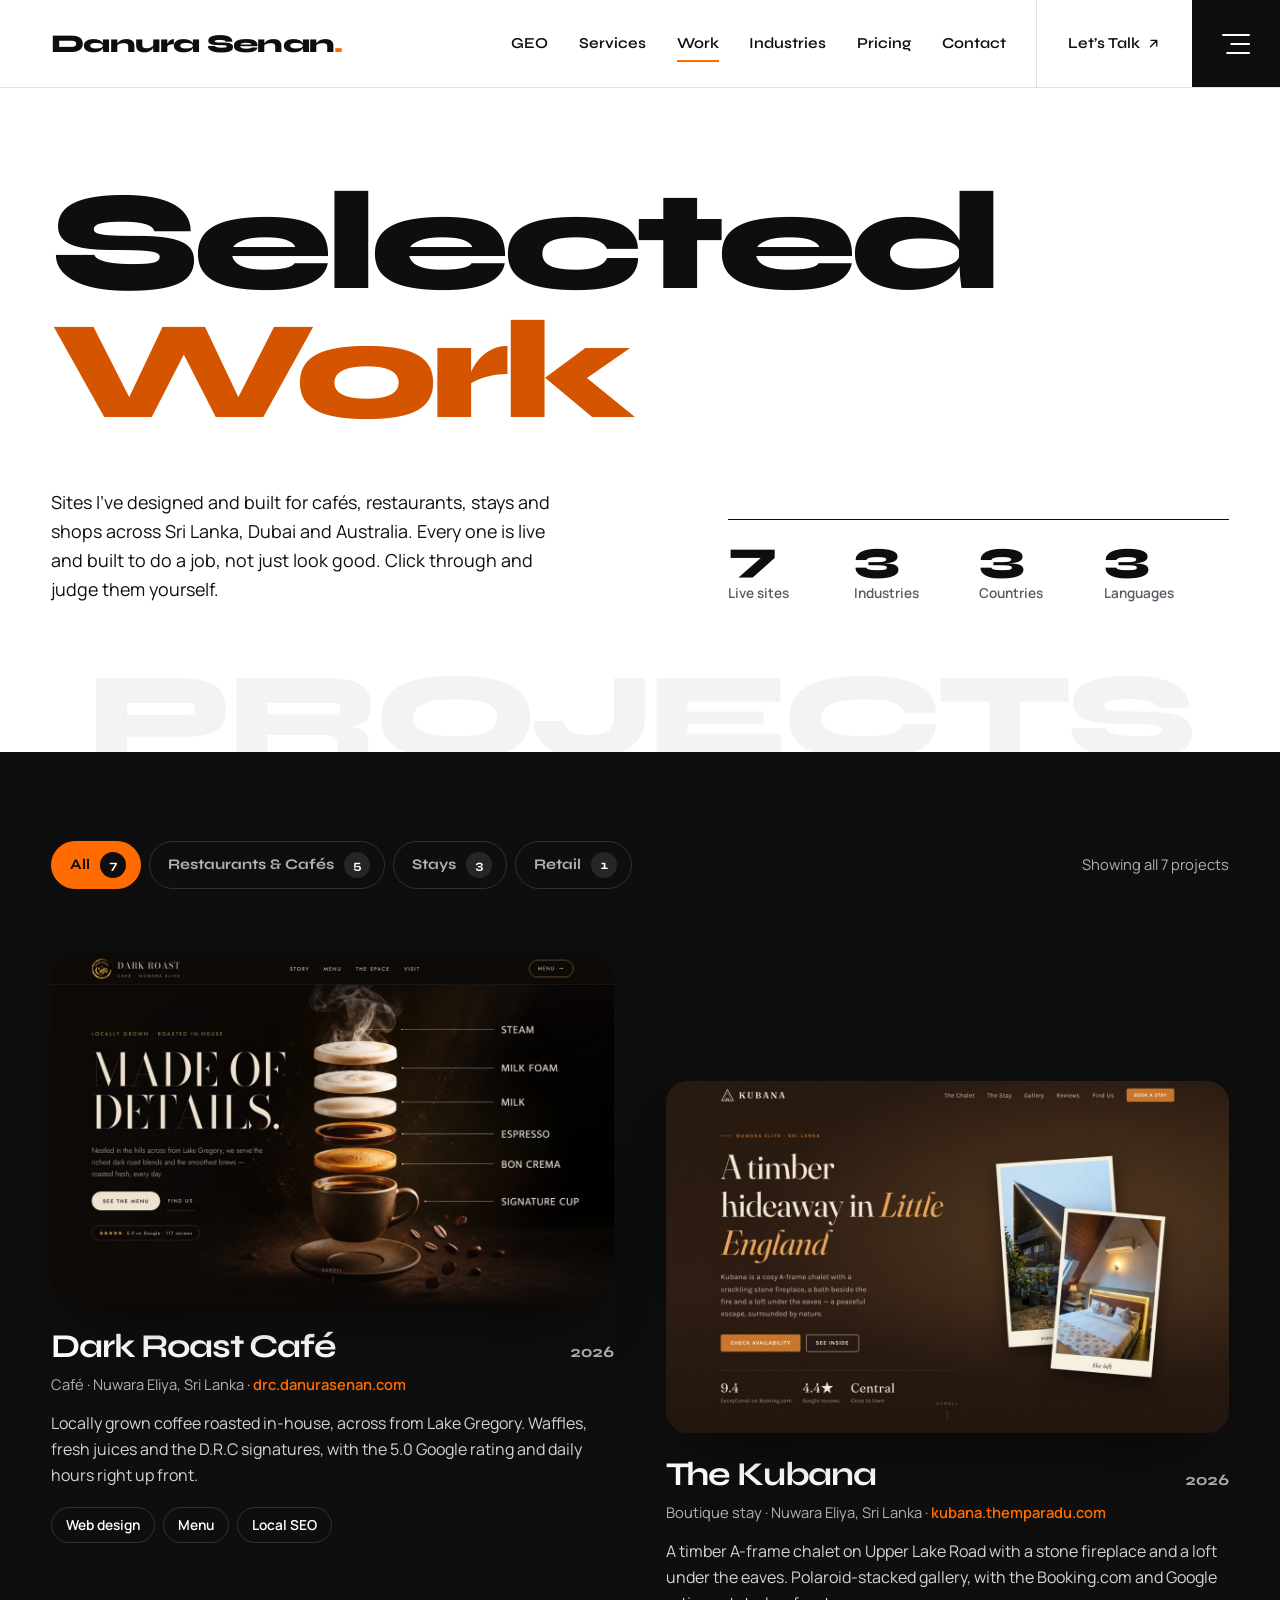
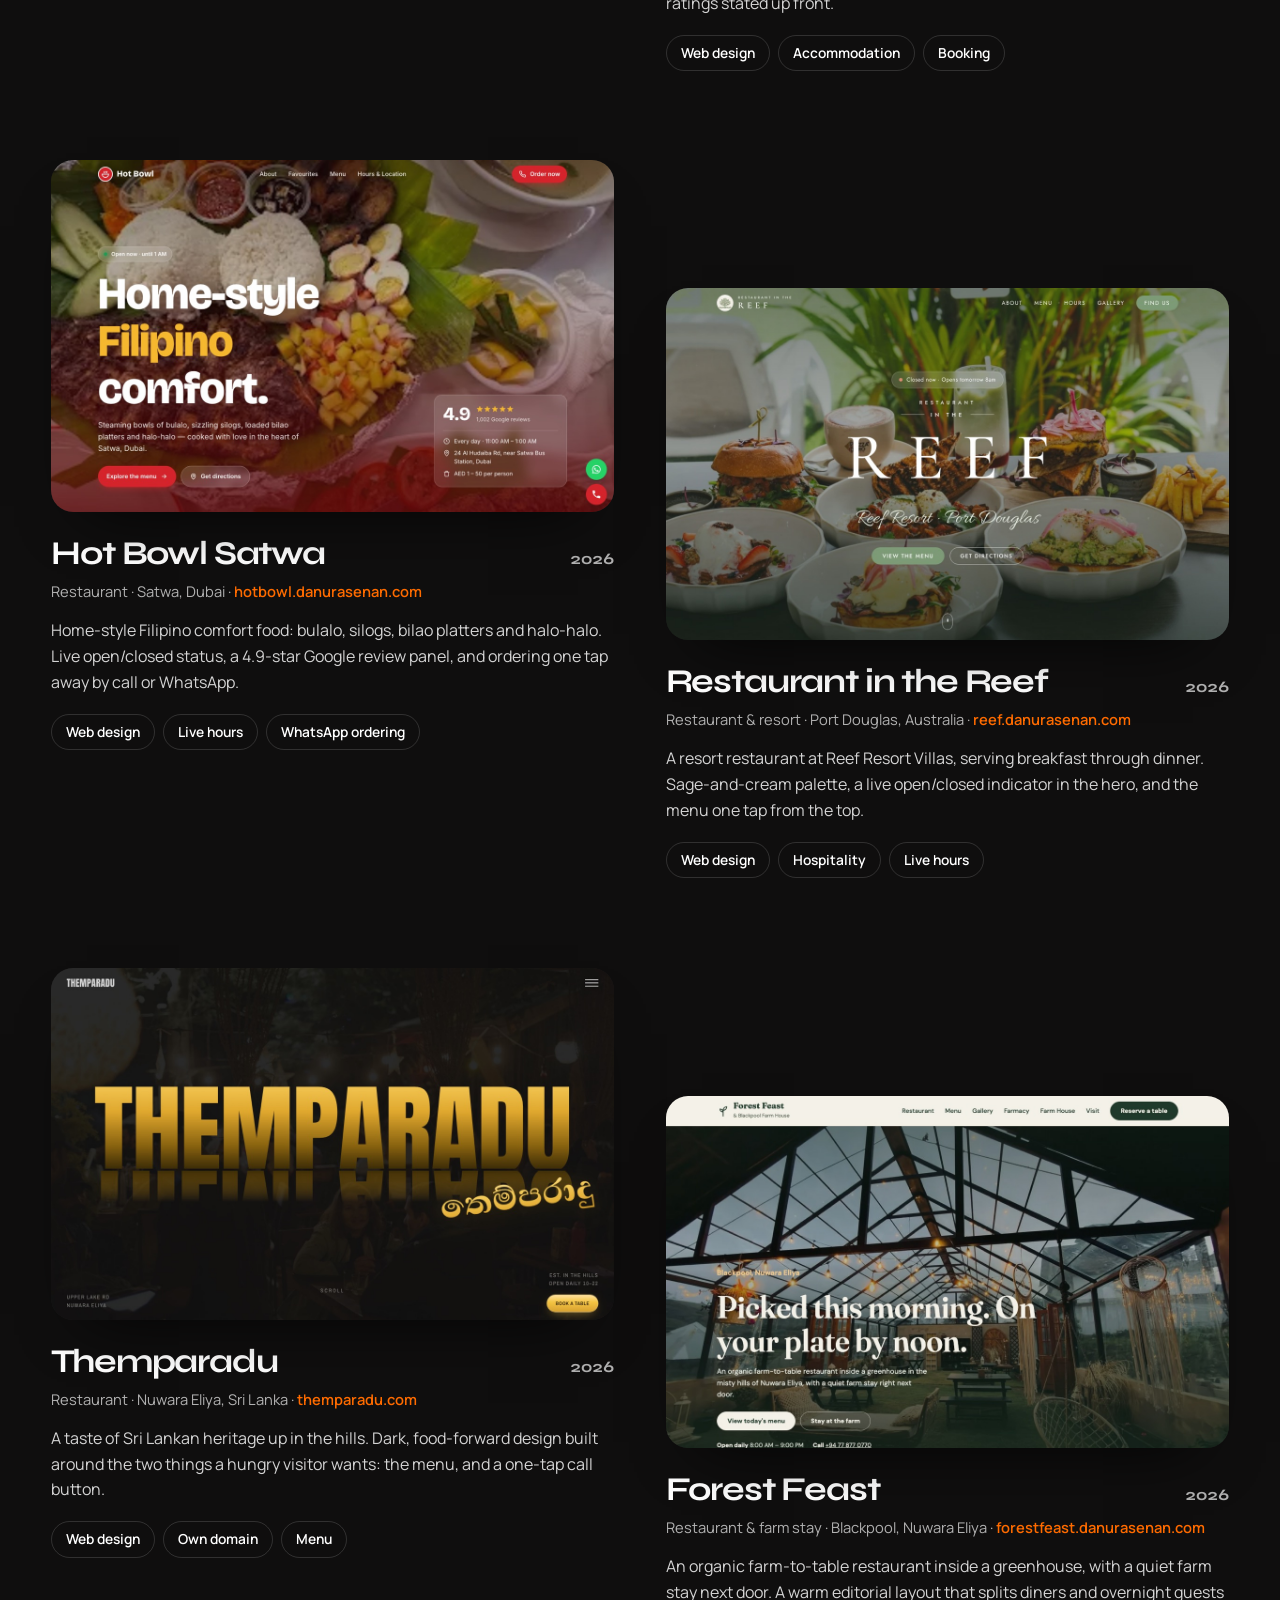
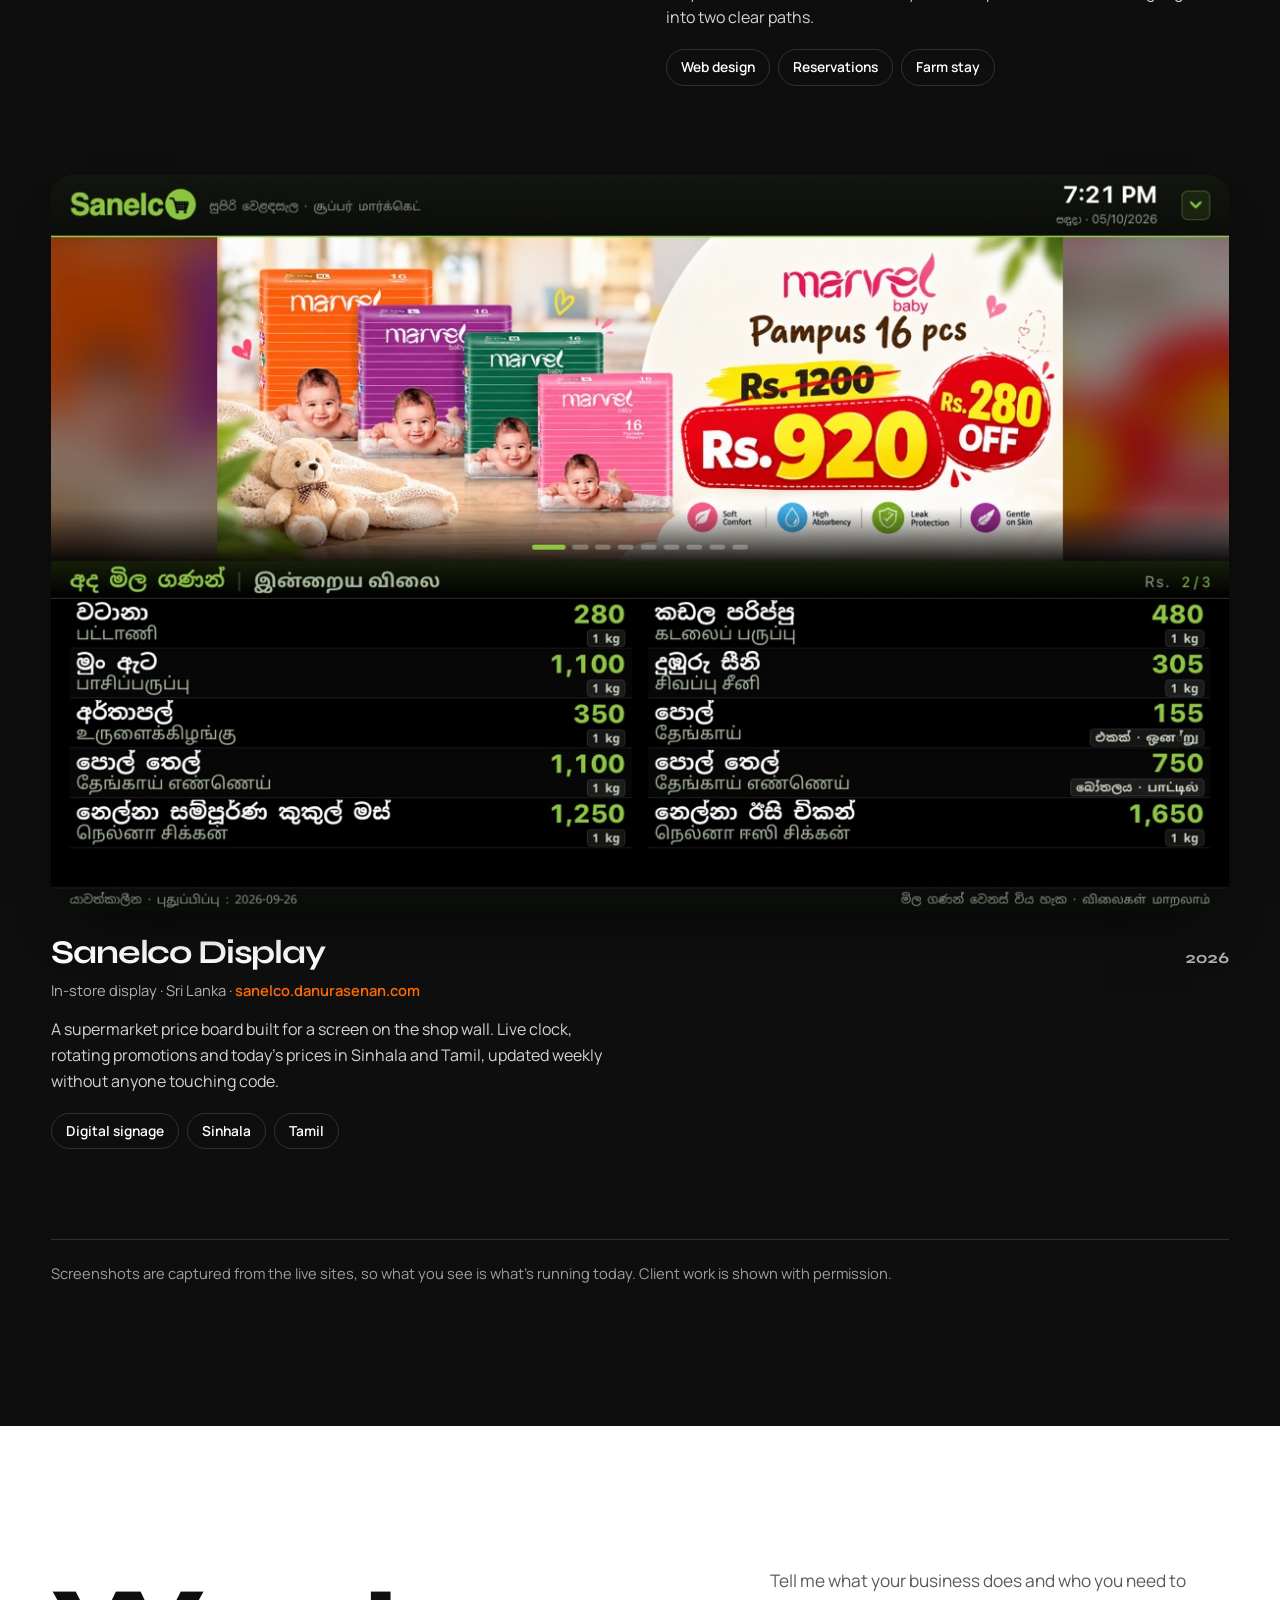
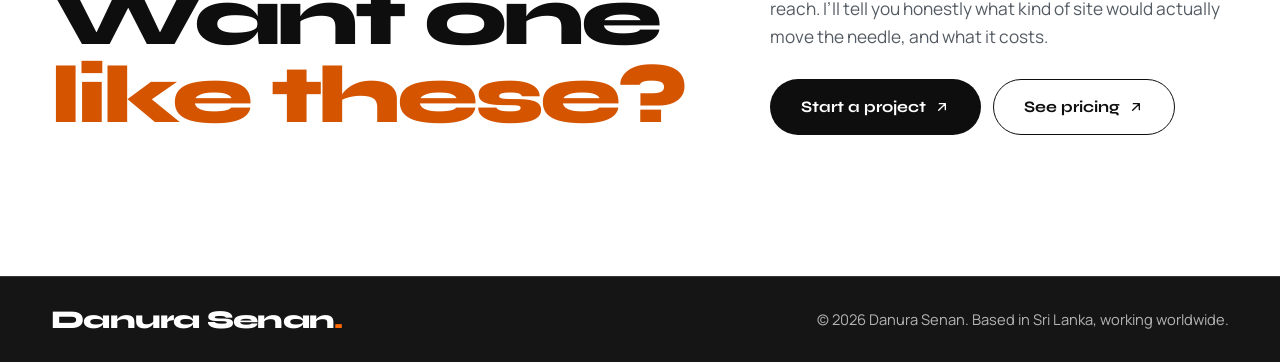
<file: site/projects.html>
<!doctype html>
<html lang="en">
<head>
  <meta charset="utf-8">
  <meta name="viewport" content="width=device-width, initial-scale=1">
  <title>Work · Danura Senan · Websites I’ve Designed and Built</title>
  <meta name="description" content="Live websites designed and built by Danura Senan: cafés, restaurants, boutique stays and in-store displays across Sri Lanka, Dubai and Australia.">
  <meta name="theme-color" content="#0F0E0E">
  <link rel="canonical" href="https://danurasenan.com/projects.html">
  <meta property="og:title" content="Work · Danura Senan">
  <meta property="og:description" content="Seven live websites across Sri Lanka, Dubai and Australia. Click through and judge them yourself.">
  <meta property="og:url" content="https://danurasenan.com/projects.html">
  <meta property="og:image" content="https://danurasenan.com/assets/img/og-image.jpg">
  <meta property="og:type" content="website">
  <link rel="icon" href="assets/favicon.svg" type="image/svg+xml">
  <link rel="preconnect" href="https://fonts.googleapis.com">
  <link rel="preconnect" href="https://fonts.gstatic.com" crossorigin>
  <link href="https://fonts.googleapis.com/css2?family=Manrope:wght@400;500;600;700&family=Syne:wght@600;700;800&display=swap" rel="stylesheet">
  <link rel="stylesheet" href="styles.css">
  <script>document.documentElement.classList.add('js')</script>
</head>
<body class="page-work">
  <svg width="0" height="0" style="position:absolute" aria-hidden="true">
    <symbol id="i-arrow" viewBox="0 0 24 24"><path d="M7 17 17 7M8 7h9v9" fill="none" stroke="currentColor" stroke-width="2" stroke-linecap="round" stroke-linejoin="round"/></symbol>
    <symbol id="i-arrow-down" viewBox="0 0 24 24"><path d="M17 7 7 17M16 17H7V8" fill="none" stroke="currentColor" stroke-width="2" stroke-linecap="round" stroke-linejoin="round"/></symbol>
    <symbol id="i-up" viewBox="0 0 24 24"><path d="M12 19V5M6 11l6-6 6 6" fill="none" stroke="currentColor" stroke-width="2" stroke-linecap="round" stroke-linejoin="round"/></symbol>
    <symbol id="i-close" viewBox="0 0 24 24"><path d="M6 6l12 12M18 6 6 18" fill="none" stroke="currentColor" stroke-width="2" stroke-linecap="round"/></symbol>
    <symbol id="i-plus" viewBox="0 0 24 24"><path d="M12 5v14M5 12h14" fill="none" stroke="currentColor" stroke-width="2" stroke-linecap="round"/></symbol>
    <symbol id="i-check" viewBox="0 0 24 24"><path d="M5 12.5l4.5 4.5L19 7.5" fill="none" stroke="currentColor" stroke-width="2.2" stroke-linecap="round" stroke-linejoin="round"/></symbol>
    <symbol id="i-star" viewBox="0 0 24 24"><path d="M12 2v20M2 12h20M4.9 4.9l14.2 14.2M19.1 4.9 4.9 19.1" fill="none" stroke="currentColor" stroke-width="2.6" stroke-linecap="round"/></symbol>
    <symbol id="i-whatsapp" viewBox="0 0 24 24"><path fill="currentColor" d="M17.472 14.382c-.297-.149-1.758-.867-2.03-.967-.273-.099-.471-.148-.67.15-.197.297-.767.966-.94 1.164-.173.199-.347.223-.644.075-.297-.15-1.255-.463-2.39-1.475-.883-.788-1.48-1.761-1.653-2.059-.173-.297-.018-.458.13-.606.134-.133.298-.347.446-.52.149-.174.198-.298.298-.497.099-.198.05-.371-.025-.52-.075-.149-.669-1.612-.916-2.207-.242-.579-.487-.5-.669-.51-.173-.008-.371-.01-.57-.01-.198 0-.52.074-.792.372-.272.297-1.04 1.016-1.04 2.479 0 1.462 1.065 2.875 1.213 3.074.149.198 2.096 3.2 5.077 4.487.709.306 1.262.489 1.694.625.712.227 1.36.195 1.871.118.571-.085 1.758-.719 2.006-1.413.248-.694.248-1.289.173-1.413-.074-.124-.272-.198-.57-.347m-5.421 7.403h-.004a9.87 9.87 0 01-5.031-1.378l-.361-.214-3.741.982.998-3.648-.235-.374a9.86 9.86 0 01-1.51-5.26c.001-5.45 4.436-9.884 9.888-9.884 2.64 0 5.122 1.03 6.988 2.898a9.825 9.825 0 012.893 6.994c-.003 5.45-4.437 9.884-9.885 9.884m8.413-18.297A11.815 11.815 0 0012.05 0C5.495 0 .16 5.335.157 11.892c0 2.096.547 4.142 1.588 5.945L.057 24l6.305-1.654a11.882 11.882 0 005.683 1.448h.005c6.554 0 11.89-5.335 11.893-11.893a11.821 11.821 0 00-3.48-8.413Z"/></symbol>
    <symbol id="i-linkedin" viewBox="0 0 24 24"><path fill="currentColor" d="M20.447 20.452h-3.554v-5.569c0-1.328-.027-3.037-1.852-3.037-1.853 0-2.136 1.445-2.136 2.939v5.667H9.351V9h3.414v1.561h.046c.477-.9 1.637-1.85 3.37-1.85 3.601 0 4.267 2.37 4.267 5.455v6.286zM5.337 7.433c-1.144 0-2.063-.926-2.063-2.065 0-1.138.92-2.063 2.063-2.063 1.14 0 2.064.925 2.064 2.063 0 1.139-.925 2.065-2.064 2.065zm1.782 13.019H3.555V9h3.564v11.452zM22.225 0H1.771C.792 0 0 .774 0 1.729v20.542C0 23.227.792 24 1.771 24h20.451C23.2 24 24 23.227 24 22.271V1.729C24 .774 23.2 0 22.222 0h.003z"/></symbol>
  </svg>

  <a class="skip" href="#main">Skip to content</a>

  <header class="site-header" id="top">
    <a class="logo" href="index.html" aria-label="Danura Senan, home">Danura Senan<span>.</span></a>
    <nav class="main-nav" aria-label="Primary">
      <a href="index.html#geo">GEO</a>
      <a href="index.html#services">Services</a>
      <a href="projects.html" class="is-active" aria-current="page">Work</a>
      <a href="index.html#industries">Industries</a>
      <a href="index.html#pricing">Pricing</a>
      <a href="index.html#contact">Contact</a>
    </nav>
    <a class="header-cta" href="https://wa.me/94706684344?text=Hi%20Danura%2C%20I%20saw%20your%20work%20and%20I%27d%20like%20to%20talk%20about%20a%20project." target="_blank" rel="noopener">Let’s Talk <svg class="ico"><use href="#i-arrow"/></svg></a>
    <button class="menu-tile" type="button" aria-expanded="false" aria-controls="drawer" aria-label="Open menu">
      <span></span><span></span><span></span>
    </button>
  </header>

  <aside class="drawer" id="drawer" aria-label="Menu" hidden>
    <div class="drawer__panel">
      <div class="drawer__top">
        <span class="logo logo--light">Danura Senan<span>.</span></span>
        <button class="drawer__close" type="button" aria-label="Close menu"><svg class="ico"><use href="#i-close"/></svg></button>
      </div>
      <nav class="drawer__nav" aria-label="Menu">
        <a href="index.html">Home</a>
        <a href="index.html#geo">GEO &amp; AI Search</a>
        <a href="index.html#services">Services</a>
        <a href="projects.html" aria-current="page">Work</a>
        <a href="index.html#industries">Industries</a>
        <a href="index.html#pricing">Pricing</a>
        <a href="index.html#contact">Contact</a>
      </nav>
      <div class="drawer__foot">
        <p>Based in Sri Lanka, working worldwide. Usually replies within a few hours.</p>
        <div class="socials socials--light">
          <a href="https://wa.me/94706684344" target="_blank" rel="noopener" aria-label="WhatsApp"><svg><use href="#i-whatsapp"/></svg></a>
          <a href="https://www.linkedin.com/in/danura-senan-b763a3a5/" target="_blank" rel="noopener" aria-label="LinkedIn"><svg><use href="#i-linkedin"/></svg></a>
        </div>
      </div>
    </div>
  </aside>

  <main id="main">

    <section class="work-hero" aria-labelledby="work-title">
      <div class="wrap">
        <h1 class="work-hero__title rise" id="work-title">Selected <em>Work</em></h1>
        <div class="work-hero__grid">
          <p class="work-hero__lede rise">Sites I’ve designed and built for cafés, restaurants, stays and shops across Sri Lanka, Dubai and Australia. Every one is live and built to do a job, not just look good. Click through and judge them yourself.</p>
          <dl class="work-facts rise">
            <div><dt>Live sites</dt><dd>7</dd></div>
            <div><dt>Industries</dt><dd>3</dd></div>
            <div><dt>Countries</dt><dd>3</dd></div>
            <div><dt>Languages</dt><dd>3</dd></div>
          </dl>
        </div>
      </div>
      <p class="hero__ghost work-hero__ghost" aria-hidden="true">PROJECTS</p>
    </section>

    <section class="work" aria-label="Projects">
      <div class="wrap">
        <div class="work__bar">
          <div class="filters" role="group" aria-label="Filter projects">
            <button type="button" data-filter="all" aria-pressed="true">All <span>7</span></button>
            <button type="button" data-filter="food" aria-pressed="false">Restaurants &amp; Cafés <span>5</span></button>
            <button type="button" data-filter="stay" aria-pressed="false">Stays <span>3</span></button>
            <button type="button" data-filter="retail" aria-pressed="false">Retail <span>1</span></button>
          </div>
          <p class="work__count" id="work-count" aria-live="polite">Showing all 7 projects</p>
        </div>

        <div class="proj-grid">
          <article class="proj" data-cats="food">
            <a class="proj__shot" href="https://drc.danurasenan.com/" target="_blank" rel="noopener" aria-label="Visit Dark Roast Café (live site, opens in a new tab)">
              <img src="assets/img/work/drc.jpg" width="1200" height="750" alt="Homepage of the Dark Roast Café website">
              <span class="proj__visit" aria-hidden="true">Visit<svg class="ico"><use href="#i-arrow"/></svg></span>
            </a>
            <div class="proj__info">
              <div class="proj__row"><h3>Dark Roast Café</h3><span class="proj__year">2026</span></div>
              <p class="proj__meta">Café · Nuwara Eliya, Sri Lanka · <a href="https://drc.danurasenan.com/" target="_blank" rel="noopener">drc.danurasenan.com</a></p>
              <p class="proj__desc">Locally grown coffee roasted in-house, across from Lake Gregory. Waffles, fresh juices and the D.R.C signatures, with the 5.0 Google rating and daily hours right up front.</p>
              <ul class="chips chips--plain"><li>Web design</li><li>Menu</li><li>Local SEO</li></ul>
            </div>
          </article>
          <article class="proj" data-cats="stay">
            <a class="proj__shot" href="https://kubana.themparadu.com/" target="_blank" rel="noopener" aria-label="Visit The Kubana (live site, opens in a new tab)">
              <img src="assets/img/work/kubana.jpg" width="1200" height="750" alt="Homepage of the The Kubana website">
              <span class="proj__visit" aria-hidden="true">Visit<svg class="ico"><use href="#i-arrow"/></svg></span>
            </a>
            <div class="proj__info">
              <div class="proj__row"><h3>The Kubana</h3><span class="proj__year">2026</span></div>
              <p class="proj__meta">Boutique stay · Nuwara Eliya, Sri Lanka · <a href="https://kubana.themparadu.com/" target="_blank" rel="noopener">kubana.themparadu.com</a></p>
              <p class="proj__desc">A timber A-frame chalet on Upper Lake Road with a stone fireplace and a loft under the eaves. Polaroid-stacked gallery, with the Booking.com and Google ratings stated up front.</p>
              <ul class="chips chips--plain"><li>Web design</li><li>Accommodation</li><li>Booking</li></ul>
            </div>
          </article>
          <article class="proj" data-cats="food">
            <a class="proj__shot" href="https://hotbowl.danurasenan.com/" target="_blank" rel="noopener" aria-label="Visit Hot Bowl Satwa (live site, opens in a new tab)">
              <img src="assets/img/work/hotbowl.jpg" width="1200" height="750" loading="lazy" alt="Homepage of the Hot Bowl Satwa website">
              <span class="proj__visit" aria-hidden="true">Visit<svg class="ico"><use href="#i-arrow"/></svg></span>
            </a>
            <div class="proj__info">
              <div class="proj__row"><h3>Hot Bowl Satwa</h3><span class="proj__year">2026</span></div>
              <p class="proj__meta">Restaurant · Satwa, Dubai · <a href="https://hotbowl.danurasenan.com/" target="_blank" rel="noopener">hotbowl.danurasenan.com</a></p>
              <p class="proj__desc">Home-style Filipino comfort food: bulalo, silogs, bilao platters and halo-halo. Live open/closed status, a 4.9-star Google review panel, and ordering one tap away by call or WhatsApp.</p>
              <ul class="chips chips--plain"><li>Web design</li><li>Live hours</li><li>WhatsApp ordering</li></ul>
            </div>
          </article>
          <article class="proj" data-cats="food stay">
            <a class="proj__shot" href="https://reef.danurasenan.com/" target="_blank" rel="noopener" aria-label="Visit Restaurant in the Reef (live site, opens in a new tab)">
              <img src="assets/img/work/reef.jpg" width="1200" height="750" loading="lazy" alt="Homepage of the Restaurant in the Reef website">
              <span class="proj__visit" aria-hidden="true">Visit<svg class="ico"><use href="#i-arrow"/></svg></span>
            </a>
            <div class="proj__info">
              <div class="proj__row"><h3>Restaurant in the Reef</h3><span class="proj__year">2026</span></div>
              <p class="proj__meta">Restaurant &amp; resort · Port Douglas, Australia · <a href="https://reef.danurasenan.com/" target="_blank" rel="noopener">reef.danurasenan.com</a></p>
              <p class="proj__desc">A resort restaurant at Reef Resort Villas, serving breakfast through dinner. Sage-and-cream palette, a live open/closed indicator in the hero, and the menu one tap from the top.</p>
              <ul class="chips chips--plain"><li>Web design</li><li>Hospitality</li><li>Live hours</li></ul>
            </div>
          </article>
          <article class="proj" data-cats="food">
            <a class="proj__shot" href="https://themparadu.com/" target="_blank" rel="noopener" aria-label="Visit Themparadu (live site, opens in a new tab)">
              <img src="assets/img/work/themparadu.jpg" width="1200" height="750" loading="lazy" alt="Homepage of the Themparadu website">
              <span class="proj__visit" aria-hidden="true">Visit<svg class="ico"><use href="#i-arrow"/></svg></span>
            </a>
            <div class="proj__info">
              <div class="proj__row"><h3>Themparadu</h3><span class="proj__year">2026</span></div>
              <p class="proj__meta">Restaurant · Nuwara Eliya, Sri Lanka · <a href="https://themparadu.com/" target="_blank" rel="noopener">themparadu.com</a></p>
              <p class="proj__desc">A taste of Sri Lankan heritage up in the hills. Dark, food-forward design built around the two things a hungry visitor wants: the menu, and a one-tap call button.</p>
              <ul class="chips chips--plain"><li>Web design</li><li>Own domain</li><li>Menu</li></ul>
            </div>
          </article>
          <article class="proj" data-cats="food stay">
            <a class="proj__shot" href="https://forestfeast.danurasenan.com/" target="_blank" rel="noopener" aria-label="Visit Forest Feast (live site, opens in a new tab)">
              <img src="assets/img/work/forestfeast.jpg" width="1200" height="750" loading="lazy" alt="Homepage of the Forest Feast website">
              <span class="proj__visit" aria-hidden="true">Visit<svg class="ico"><use href="#i-arrow"/></svg></span>
            </a>
            <div class="proj__info">
              <div class="proj__row"><h3>Forest Feast</h3><span class="proj__year">2026</span></div>
              <p class="proj__meta">Restaurant &amp; farm stay · Blackpool, Nuwara Eliya · <a href="https://forestfeast.danurasenan.com/" target="_blank" rel="noopener">forestfeast.danurasenan.com</a></p>
              <p class="proj__desc">An organic farm-to-table restaurant inside a greenhouse, with a quiet farm stay next door. A warm editorial layout that splits diners and overnight guests into two clear paths.</p>
              <ul class="chips chips--plain"><li>Web design</li><li>Reservations</li><li>Farm stay</li></ul>
            </div>
          </article>
          <article class="proj" data-cats="retail">
            <a class="proj__shot" href="https://sanelco.danurasenan.com/" target="_blank" rel="noopener" aria-label="Visit Sanelco Display (live site, opens in a new tab)">
              <img src="assets/img/work/sanelco.jpg" width="1200" height="750" loading="lazy" alt="Homepage of the Sanelco Display website">
              <span class="proj__visit" aria-hidden="true">Visit<svg class="ico"><use href="#i-arrow"/></svg></span>
            </a>
            <div class="proj__info">
              <div class="proj__row"><h3>Sanelco Display</h3><span class="proj__year">2026</span></div>
              <p class="proj__meta">In-store display · Sri Lanka · <a href="https://sanelco.danurasenan.com/" target="_blank" rel="noopener">sanelco.danurasenan.com</a></p>
              <p class="proj__desc">A supermarket price board built for a screen on the shop wall. Live clock, rotating promotions and today’s prices in Sinhala and Tamil, updated weekly without anyone touching code.</p>
              <ul class="chips chips--plain"><li>Digital signage</li><li>Sinhala</li><li>Tamil</li></ul>
            </div>
          </article>
        </div>

        <p class="work__note">Screenshots are captured from the live sites, so what you see is what’s running today. Client work is shown with permission.</p>
      </div>
    </section>

    <section class="work-cta" aria-labelledby="cta-title">
      <div class="wrap work-cta__grid">
        <h2 class="work-cta__title" id="cta-title">Want one <em>like these?</em></h2>
        <div>
          <p>Tell me what your business does and who you need to reach. I’ll tell you honestly what kind of site would actually move the needle, and what it costs.</p>
          <div class="work-cta__actions">
            <a class="btn btn--ink" href="https://wa.me/94706684344?text=Hi%20Danura%2C%20I%20saw%20your%20web%20designs%20and%20I%27d%20like%20to%20talk%20about%20a%20site%20for%20my%20business." target="_blank" rel="noopener">Start a project <svg class="ico"><use href="#i-arrow"/></svg></a>
            <a class="btn btn--line" href="index.html#pricing">See pricing <svg class="ico"><use href="#i-arrow"/></svg></a>
          </div>
        </div>
      </div>
    </section>
  </main>

  <footer class="site-footer">
    <div class="wrap site-footer__row">
      <a class="logo logo--light" href="index.html">Danura Senan<span>.</span></a>
      <p>© <span id="year">2026</span> Danura Senan. Based in Sri Lanka, working worldwide.</p>
    </div>
  </footer>

  <a class="to-top" href="#top" aria-label="Back to top">
    <svg class="to-top__ring" viewBox="0 0 48 48" aria-hidden="true"><circle cx="24" cy="24" r="22"/><circle class="to-top__bar" cx="24" cy="24" r="22"/></svg>
    <svg class="ico"><use href="#i-up"/></svg>
  </a>

  <script src="main.js" defer></script>
</body>
</html>
</file>
<file: styles.css>
/* DSSenan — portfolio of Danura Senan */

:root {
  --ink: #0f0e0e;
  --ink-2: #1b1a1a;
  --ink-deep: #151515;
  --paper: #ffffff;
  --mist: #f3f3f3;
  --line: rgba(15, 14, 14, 0.12);
  --line-light: rgba(255, 255, 255, 0.14);
  --muted: #545b63;
  --muted-light: rgba(255, 255, 255, 0.68);
  --orange: #ff6b00;
  --orange-ink: #d45400; /* orange for text on white, holds 3:1+ at display sizes */

  --display: "Syne", "Syne Fallback", system-ui, sans-serif;
  --body: "Manrope", "Manrope Fallback", system-ui, sans-serif;

  --gutter: clamp(16px, 4vw, 56px);
  --max: 1320px;
  --header-h: 88px;
  --section: clamp(88px, 11vw, 150px);
  --ease: cubic-bezier(0.16, 1, 0.3, 1);
}

*, *::before, *::after { box-sizing: border-box; }

html {
  scroll-behavior: smooth;
  scroll-padding-top: var(--header-h);
  -webkit-text-size-adjust: 100%;
}
@media (prefers-reduced-motion: reduce) { html { scroll-behavior: auto; } }

body {
  margin: 0;
  background: var(--paper);
  color: var(--ink);
  font-family: var(--body);
  font-size: 16px;
  line-height: 1.62;
  -webkit-font-smoothing: antialiased;
  overflow-x: clip;
}

img { display: block; max-width: 100%; height: auto; }
a { color: inherit; }
h1, h2, h3, p, ul, ol, figure { margin: 0; }
ul, ol { padding: 0; list-style: none; }
button, input, select, textarea { font: inherit; color: inherit; }

::selection { background: var(--orange); color: var(--ink); }
input, textarea { caret-color: var(--orange); }
:focus-visible { outline: 2px solid var(--orange-ink); outline-offset: 3px; border-radius: 4px; }
.ota :focus-visible, .contact :focus-visible, .drawer :focus-visible, .site-footer :focus-visible { outline-color: var(--orange); }

html { scrollbar-color: var(--ink) var(--mist); scrollbar-width: thin; }
::-webkit-scrollbar { width: 10px; }
::-webkit-scrollbar-track { background: var(--mist); }
::-webkit-scrollbar-thumb { background: var(--ink); border-radius: 10px; border: 2px solid var(--mist); }

.wrap { width: min(100% - 2 * var(--gutter), var(--max)); margin-inline: auto; }

.ico { width: 1em; height: 1em; flex: none; }

.skip {
  position: absolute; left: 16px; top: -60px; z-index: 100;
  background: var(--ink); color: var(--paper); padding: 10px 16px; border-radius: 999px;
  text-decoration: none; font-weight: 700;
}
.skip:focus { top: 16px; }

/* ---------- Header ---------- */

.site-header {
  position: sticky; top: 0; z-index: 40;
  height: var(--header-h);
  display: flex; align-items: stretch;
  background: rgba(255, 255, 255, 0.92);
  backdrop-filter: saturate(1.4) blur(12px);
  -webkit-backdrop-filter: saturate(1.4) blur(12px);
  border-bottom: 1px solid var(--line);
  padding-left: var(--gutter);
}

.logo {
  font-family: var(--display); font-weight: 800; font-size: 1.6rem;
  letter-spacing: -0.03em; text-decoration: none; line-height: 1;
  display: flex; align-items: center;
}
.logo span { color: var(--orange); }
.logo--light { color: var(--paper); }

.main-nav {
  display: flex; align-items: center; gap: clamp(18px, 2.4vw, 38px);
  margin-left: auto; padding-right: clamp(18px, 2.4vw, 38px);
}
.main-nav a, .header-cta {
  font-family: var(--display); font-weight: 600; font-size: 0.95rem;
  text-decoration: none; position: relative;
}
.main-nav a::after {
  content: ""; position: absolute; left: 0; right: 0; bottom: -6px; height: 2px;
  background: var(--orange); transform: scaleX(0); transform-origin: right;
  transition: transform 0.45s var(--ease);
}
.main-nav a:hover::after, .main-nav a.is-active::after { transform: scaleX(1); transform-origin: left; }

.header-cta {
  display: flex; margin-left: 0; align-items: center; gap: 6px;
  padding-inline: clamp(18px, 2.4vw, 38px);
  border-left: 1px solid var(--line);
}
.header-cta .ico { transition: transform 0.4s var(--ease); }
.header-cta:hover .ico { transform: translate(2px, -2px); }

.menu-tile {
  width: var(--header-h); flex: none; margin-left: auto; border: 0; cursor: pointer;
  background: var(--ink); display: grid; place-content: center; gap: 7px;
}
.menu-tile span { display: block; height: 2px; width: 28px; background: var(--paper); border-radius: 2px; transform-origin: right; transition: transform 0.4s var(--ease); }
.menu-tile span:nth-child(2) { transform: scaleX(0.7); }
.menu-tile span:nth-child(3) { transform: scaleX(0.85); }
.menu-tile:hover span { transform: none; }

/* ---------- Drawer ---------- */

.drawer { position: fixed; inset: 0; z-index: 60; background: rgba(15, 14, 14, 0.45); }
.drawer[hidden] { display: none; }
.drawer__panel {
  position: absolute; top: 0; right: 0; bottom: 0; width: min(460px, 100%);
  background: var(--ink); color: var(--paper);
  padding: 28px clamp(24px, 4vw, 48px) 40px;
  display: flex; flex-direction: column; gap: 40px;
  animation: drawer-in 0.55s var(--ease);
  overflow-y: auto;
}
@keyframes drawer-in { from { transform: translateX(100%); } }
.drawer__top { display: flex; justify-content: space-between; align-items: center; }
.drawer__close {
  width: 52px; height: 52px; border-radius: 50%; border: 1px solid var(--line-light);
  background: transparent; color: var(--paper); cursor: pointer; display: grid; place-items: center; font-size: 1.3rem;
  transition: background 0.3s, color 0.3s;
}
.drawer__close:hover { background: var(--orange); color: var(--ink); border-color: var(--orange); }
.drawer__nav { display: flex; flex-direction: column; }
.drawer__nav a {
  font-family: var(--display); font-weight: 700; font-size: clamp(2rem, 6vw, 2.6rem);
  text-decoration: none; line-height: 1.25; color: rgba(255, 255, 255, 0.42);
  transition: color 0.3s;
}
.drawer__nav a:hover, .drawer__nav a:focus-visible { color: var(--paper); }
.drawer__foot { margin-top: auto; display: grid; gap: 18px; color: var(--muted-light); }

/* ---------- Buttons ---------- */

.btn {
  display: inline-flex; align-items: center; justify-content: center; gap: 8px;
  min-height: 56px; padding: 0 30px; border-radius: 999px;
  font-family: var(--display); font-weight: 700; font-size: 1rem;
  text-decoration: none; cursor: pointer; border: 1.5px solid transparent;
  transition: background 0.35s var(--ease), color 0.35s var(--ease), border-color 0.35s var(--ease);
  white-space: nowrap;
}
.btn .ico { transition: transform 0.4s var(--ease); }
.btn:hover .ico { transform: translate(2px, -2px); }
.btn--ink { background: var(--ink); color: var(--paper); }
.btn--ink:hover { background: var(--orange); color: var(--ink); }
.btn--line { border-color: var(--ink); color: var(--ink); background: transparent; }
.btn--line:hover { background: var(--ink); color: var(--paper); }
.btn--orange { background: var(--orange); color: var(--ink); }
.btn--orange:hover { background: var(--paper); color: var(--ink); }
.btn--block { width: 100%; }

.socials { display: flex; gap: 10px; }
.socials a {
  width: 52px; height: 52px; border-radius: 50%; border: 1px solid var(--line);
  display: grid; place-items: center; transition: background 0.3s, color 0.3s, border-color 0.3s;
}
.socials svg { width: 19px; height: 19px; }
.socials a:hover { background: var(--ink); color: var(--paper); border-color: var(--ink); }
.socials--light a { border-color: var(--line-light); color: var(--paper); }
.socials--light a:hover { background: var(--orange); border-color: var(--orange); color: var(--ink); }

/* ---------- Section titles (line + dot) ---------- */

.section { padding-block: var(--section) 0; }
.title {
  font-family: var(--display); font-weight: 700;
  font-size: clamp(2.4rem, 5.2vw, 4.25rem); line-height: 1.02; letter-spacing: -0.03em;
  padding-bottom: 26px; position: relative; width: fit-content;
}
.title::after {
  content: ""; position: absolute; left: 0; bottom: 0; height: 2px;
  width: min(180px, 70%); background: var(--ink);
}
.title::before {
  content: ""; position: absolute; bottom: -5px; left: min(180px, 70%);
  width: 12px; height: 12px; border-radius: 50%; background: var(--ink); translate: -50% 0;
}
.title--light { color: var(--paper); }
.title--light::after, .title--light::before { background: var(--paper); }

.section-head {
  display: flex; justify-content: space-between; align-items: flex-end; gap: 32px 48px; flex-wrap: wrap;
  margin-bottom: clamp(40px, 6vw, 72px);
}
.section-head__note { max-width: 34ch; color: var(--muted); }

/* ---------- Hero ---------- */

.hero { position: relative; padding-top: clamp(36px, 6vw, 72px); overflow: hidden; }
.hero__grid {
  position: relative; z-index: 2;
  display: grid;
  grid-template-columns: minmax(0, 5fr) minmax(0, 7fr);
  grid-template-areas:
    "hi    hi"
    "name  name"
    "photo copy";
  column-gap: clamp(28px, 5vw, 80px);
}
.hero__hi { grid-area: hi; font-family: var(--display); font-weight: 600; font-size: clamp(1.1rem, 1.8vw, 1.5rem); }
.hero__name {
  grid-area: name;
  font-family: var(--display); font-weight: 700;
  font-size: clamp(3.1rem, 9.6vw, 8.6rem); line-height: 0.95; letter-spacing: -0.04em;
  margin-top: 6px; margin-right: 170px;
}

.badge {
  position: absolute; top: -8px; right: 0; width: 150px; height: 150px;
  display: grid; place-items: center; text-decoration: none; color: var(--ink);
}
.badge__ring { position: absolute; inset: 0; width: 100%; height: 100%; animation: spin 18s linear infinite; }
.badge__ring text { font-family: var(--display); font-weight: 700; font-size: 10px; fill: currentColor; }
.badge__core {
  width: 66px; height: 66px; border-radius: 50%; background: var(--ink); color: var(--paper);
  display: grid; place-items: center; font-size: 1.6rem; transition: background 0.35s, color 0.35s, transform 0.5s var(--ease);
}
.badge::before { content: ""; position: absolute; inset: 0; border: 1px solid var(--line); border-radius: 50%; }
.badge:hover .badge__core { background: var(--orange); color: var(--ink); transform: rotate(-90deg); }
@keyframes spin { to { transform: rotate(360deg); } }

.hero__photo {
  grid-area: photo; position: relative; margin-top: clamp(36px, 5vw, 64px);
  border-radius: 999px 999px 28px 28px; overflow: hidden; aspect-ratio: 4 / 4.6;
  background: var(--ink);
}
.hero__photo img { width: 100%; height: 100%; object-fit: cover; object-position: 50% 30%; }
.hero__photo figcaption {
  position: absolute; left: 50%; bottom: 22px; translate: -50% 0;
  display: flex; align-items: center; gap: 10px; white-space: nowrap;
  background: var(--paper); color: var(--ink); border-radius: 999px; padding: 10px 18px 10px 14px;
  font-family: var(--display); font-weight: 700; font-size: 0.85rem;
  box-shadow: 0 10px 30px -10px rgba(0, 0, 0, 0.45);
}
.pulse { width: 10px; height: 10px; border-radius: 50%; background: var(--orange); position: relative; }
.pulse::after {
  content: ""; position: absolute; inset: -5px; border-radius: 50%; border: 2px solid var(--orange);
  animation: pulse 2s var(--ease) infinite;
}
@keyframes pulse { from { transform: scale(0.5); opacity: 1; } to { transform: scale(1.6); opacity: 0; } }

.hero__copy { grid-area: copy; align-self: start; padding-top: clamp(36px, 5vw, 64px); }
.hero__lede { font-size: clamp(1.05rem, 1.45vw, 1.28rem); line-height: 1.6; max-width: 40ch; color: var(--ink); }
.hero__actions { display: flex; align-items: center; flex-wrap: wrap; gap: 14px; margin-top: 34px; }
.hero__rule { flex: 1 1 40px; max-width: 120px; min-width: 40px; height: 1px; background: var(--ink); position: relative; }
.hero__rule::after { content: ""; position: absolute; right: -2px; top: -4px; width: 9px; height: 9px; border-top: 1px solid var(--ink); border-right: 1px solid var(--ink); transform: rotate(45deg); }

.hero__ghost {
  position: relative; z-index: 1; margin: clamp(28px, 4vw, 56px) 0 0;
  text-align: center;
  font-family: var(--display); font-weight: 800; font-size: min(9.6vw, 9.6rem);
  line-height: 0.8; letter-spacing: -0.04em;
  /* solid pale fill: a text-stroke on variable Syne draws its overlapping contours */
  color: var(--mist);
  pointer-events: none; user-select: none; white-space: nowrap;
}
.hero { padding-bottom: clamp(40px, 5vw, 72px); }

/* entrance: content is visible by default, the class only adds motion */
@media (prefers-reduced-motion: no-preference) {
  .js .rise { animation: rise 1.1s var(--ease) both; }
  .js .hero__name.rise { animation-delay: 0.08s; }
  .js .badge.rise { animation: pop 1.2s var(--ease) 0.4s both; }
  .js .hero__photo.rise { animation: unveil 1.4s var(--ease) 0.2s both; }
  .js .hero__lede.rise { animation-delay: 0.3s; }
  .js .hero__actions.rise { animation-delay: 0.42s; }
}
@keyframes rise { from { opacity: 0; transform: translateY(28px); filter: blur(6px); } }
@keyframes pop { from { opacity: 0; transform: scale(0.6) rotate(-40deg); } }
@keyframes unveil { from { clip-path: inset(100% 0 0 0 round 999px 999px 28px 28px); } to { clip-path: inset(0 0 0 0 round 999px 999px 28px 28px); } }

@media (prefers-reduced-motion: reduce) {
  .badge__ring, .pulse::after, .band__track { animation: none !important; }
}

/* ---------- Bands (marquee) ---------- */

.bands { position: relative; height: clamp(150px, 16vw, 210px); overflow: hidden; display: grid; place-items: center; }
.band {
  position: absolute; left: -5%; width: 110%; overflow: hidden;
  padding-block: clamp(14px, 1.8vw, 22px);
}
.band--ink { background: var(--ink); color: var(--paper); transform: rotate(2.2deg); }
.band--orange { background: var(--orange); color: var(--ink); transform: rotate(-2.2deg); box-shadow: 0 14px 30px -18px rgba(0, 0, 0, 0.5); }
.band__track {
  display: flex; align-items: center; gap: clamp(18px, 2.4vw, 32px); width: max-content;
  font-family: var(--display); font-weight: 700; font-size: clamp(1.25rem, 2.3vw, 2rem); line-height: 1;
  animation: marquee 38s linear infinite;
}
.band--ink .band__track { animation-direction: reverse; animation-duration: 46s; }
.band__track svg { width: 0.9em; height: 0.9em; flex: none; }
.band__track span { white-space: nowrap; }
@keyframes marquee { to { transform: translateX(-50%); } }

/* ---------- About ---------- */

.about__statement {
  font-family: var(--display); font-weight: 600;
  font-size: clamp(1.55rem, 3.3vw, 2.8rem); line-height: 1.22; letter-spacing: -0.02em;
  margin-top: clamp(36px, 5vw, 60px);
}
.about__statement em { font-style: normal; color: var(--orange-ink); }

.about__grid {
  display: grid; grid-template-columns: minmax(0, 7fr) minmax(0, 5fr); gap: clamp(32px, 6vw, 96px);
  margin-top: clamp(48px, 7vw, 96px); align-items: start;
}

.timeline { border-left: 1.5px solid var(--ink); }
.timeline li {
  display: grid; grid-template-columns: 120px minmax(0, 1fr); gap: 20px;
  padding: 0 0 34px 32px; position: relative;
}
.timeline li::before {
  content: ""; position: absolute; left: -7px; top: 7px; width: 12px; height: 12px; border-radius: 50%;
  background: var(--paper); border: 1.5px solid var(--ink);
}
.timeline li.is-now::before { background: var(--orange); border-color: var(--orange); box-shadow: 0 0 0 5px rgba(255, 107, 0, 0.18); }
.timeline li:last-child { padding-bottom: 0; }
.timeline__when { font-family: var(--display); font-weight: 700; font-size: 1.05rem; padding-top: 1px; font-variant-numeric: tabular-nums; }
.timeline h3 { font-family: var(--display); font-weight: 700; font-size: 1.25rem; line-height: 1.25; letter-spacing: -0.01em; }
.timeline p { color: var(--muted); margin-top: 6px; max-width: 52ch; }

.about__photo { position: sticky; top: calc(var(--header-h) + 32px); }
.about__photo img { border-radius: 24px; aspect-ratio: 4 / 5; object-fit: cover; object-position: 88% 50%; width: 100%; }
.about__photo figcaption { margin-top: 14px; font-family: var(--display); font-weight: 600; font-size: 0.9rem; color: var(--muted); }

/* ---------- Services ---------- */

.svc-list { border-top: 1px solid var(--line); }
.svc { border-bottom: 1px solid var(--line); }
.svc__head {
  width: 100%; display: flex; align-items: center; justify-content: space-between; gap: 24px;
  background: none; border: 0; padding: clamp(20px, 3vw, 34px) 0; cursor: pointer; text-align: left;
  font-family: var(--display); font-weight: 700; font-size: clamp(1.9rem, 5vw, 4.4rem);
  line-height: 1; letter-spacing: -0.04em; color: var(--ink);
  transition: color 0.35s;
}
.svc__head > span:first-child { flex: 1 1 auto; }
.svc__logos { display: flex; align-items: center; gap: 12px; flex: none; }
.svc__logos img { width: 34px; height: 34px; object-fit: contain; transition: transform 0.5s var(--ease); }
.svc__logos img.wide { width: auto; height: 30px; }
.svc__head:hover .svc__logos img { transform: translateY(-3px); }
.svc:not(.is-open) .svc__head { color: rgba(15, 14, 14, 0.56); }
.svc:not(.is-open) .svc__head:hover { color: var(--ink); }
.svc__plus {
  flex: none; width: clamp(44px, 5vw, 64px); height: clamp(44px, 5vw, 64px); border-radius: 50%;
  border: 1.5px solid currentColor; display: grid; place-items: center; font-size: clamp(1.1rem, 1.6vw, 1.5rem);
  transition: transform 0.5s var(--ease), background 0.35s, color 0.35s, border-color 0.35s;
}
.svc.is-open .svc__plus { transform: rotate(45deg); background: var(--ink); color: var(--paper); border-color: var(--ink); }

.svc__body { display: grid; grid-template-rows: 0fr; transition: grid-template-rows 0.6s var(--ease); }
.svc.is-open .svc__body { grid-template-rows: 1fr; }
.svc__inner {
  overflow: hidden; min-height: 0;
  display: grid; grid-template-columns: minmax(0, 1fr) auto; grid-template-areas: "p go" "tags go";
  column-gap: 40px; row-gap: 20px;
}
.svc.is-open .svc__inner { padding-bottom: clamp(26px, 3.4vw, 40px); }
.svc__inner p { grid-area: p; max-width: 62ch; font-size: 1.08rem; color: var(--ink); }
.svc__inner .chips { grid-area: tags; }
.svc__go {
  grid-area: go; align-self: center;
  width: 110px; height: 110px; border-radius: 50%; background: var(--ink); color: var(--paper);
  display: flex; align-items: center; justify-content: center; gap: 4px;
  font-family: var(--display); font-weight: 700; text-decoration: none; text-align: center; line-height: 1.15; font-size: 0.92rem;
  transition: background 0.35s, color 0.35s, transform 0.5s var(--ease);
}
.svc__go:hover { background: var(--orange); color: var(--ink); transform: rotate(-8deg); }

.tags { display: flex; flex-wrap: wrap; gap: 8px; }
.tags li {
  border: 1px solid var(--line); border-radius: 999px; padding: 6px 14px;
  font-size: 0.86rem; font-weight: 600; background: var(--paper);
}
.tags--sm li { padding: 4px 12px; font-size: 0.8rem; }

.svc-also { margin-top: 28px; color: var(--muted); }
.svc-also strong { color: var(--ink); font-family: var(--display); }

/* ---------- OTA calculator ---------- */

.ota {
  background: var(--ink); color: var(--paper);
  margin-top: var(--section); padding-bottom: var(--section);
  position: relative; overflow: hidden;
}
.ota::before {
  content: ""; position: absolute; width: 760px; height: 760px; right: -280px; top: -260px;
  border-radius: 50%; border: 1px solid var(--line-light);
}
.ota::after {
  content: ""; position: absolute; width: 520px; height: 520px; right: -160px; top: -140px;
  border-radius: 50%; border: 1px solid var(--line-light);
}
.ota__grid {
  position: relative; z-index: 1;
  display: grid; grid-template-columns: minmax(0, 5fr) minmax(0, 7fr); gap: clamp(40px, 6vw, 100px); align-items: start;
}
.ota__intro > p { margin-top: 36px; color: var(--muted-light); max-width: 42ch; font-size: 1.08rem; }
.ota__intro .ota__fine { font-size: 0.9rem; margin-top: 18px; color: rgba(255, 255, 255, 0.55); }

.calc {
  background: var(--ink-2); border: 1px solid var(--line-light); border-radius: 28px;
  padding: clamp(24px, 4vw, 48px); display: grid; grid-template-columns: minmax(0, 1fr); gap: 26px; min-width: 0;
}
.calc__field label {
  display: flex; justify-content: space-between; align-items: baseline; gap: 16px;
  font-weight: 600; color: var(--muted-light); margin-bottom: 12px;
}
.calc__field output { font-family: var(--display); font-weight: 700; color: var(--paper); font-size: 1.15rem; font-variant-numeric: tabular-nums; }

input[type="range"] {
  -webkit-appearance: none; appearance: none; width: 100%; height: 28px; background: transparent; cursor: pointer;
  --pct: 50%;
}
input[type="range"]::-webkit-slider-runnable-track {
  height: 4px; border-radius: 4px;
  background: linear-gradient(to right, var(--orange) var(--pct), rgba(255, 255, 255, 0.16) var(--pct));
}
input[type="range"]::-moz-range-track { height: 4px; border-radius: 4px; background: rgba(255, 255, 255, 0.16); }
input[type="range"]::-moz-range-progress { height: 4px; border-radius: 4px; background: var(--orange); }
input[type="range"]::-webkit-slider-thumb {
  -webkit-appearance: none; width: 24px; height: 24px; border-radius: 50%; margin-top: -10px;
  background: var(--paper); border: 6px solid var(--orange); box-shadow: 0 4px 12px rgba(0, 0, 0, 0.4);
  transition: transform 0.25s var(--ease);
}
input[type="range"]::-moz-range-thumb {
  width: 14px; height: 14px; border-radius: 50%; background: var(--paper); border: 6px solid var(--orange);
}
input[type="range"]:active::-webkit-slider-thumb { transform: scale(1.18); }
input[type="range"]:focus-visible { outline: none; }
input[type="range"]:focus-visible::-webkit-slider-thumb { box-shadow: 0 0 0 4px rgba(255, 107, 0, 0.4); }

.calc__result { border-top: 1px solid var(--line-light); padding-top: 26px; }
.calc__label { font-family: var(--display); font-weight: 600; color: var(--muted-light); }
.calc__big {
  font-family: var(--display); font-weight: 800; color: var(--orange);
  font-size: clamp(2.3rem, 11vw, 4.6rem); line-height: 1; letter-spacing: -0.035em;
  margin-top: 8px; font-variant-numeric: tabular-nums; white-space: nowrap;
}
.calc__big span { font-size: clamp(0.95rem, 2.4vw, 1.6rem); letter-spacing: 0.02em; margin-right: 0.15em; }
.calc__year { margin-top: 14px; font-size: 1.08rem; }
.calc__shift { margin-top: 6px; color: var(--muted-light); }
.calc__year strong, .calc__shift strong { color: var(--paper); font-variant-numeric: tabular-nums; }
.calc .btn { justify-self: start; }

/* ---------- Industries explorer ---------- */

.explore {
  display: grid; grid-template-columns: minmax(0, 5fr) minmax(0, 7fr);
  gap: clamp(32px, 5vw, 80px); align-items: start;
}
.explore__list { border-top: 1px solid var(--line); display: flex; flex-direction: column; }
.explore__list button {
  display: flex; align-items: center; justify-content: space-between; gap: 16px;
  background: none; border: 0; border-bottom: 1px solid var(--line); cursor: pointer; text-align: left;
  padding: clamp(14px, 1.6vw, 20px) 0;
  font-family: var(--display); font-weight: 700; font-size: clamp(1.25rem, 2.1vw, 1.8rem);
  letter-spacing: -0.025em; line-height: 1.15; color: rgba(15, 14, 14, 0.56);
  transition: color 0.3s, padding-left 0s;
}
.explore__list button .ico {
  width: 40px; height: 40px; padding: 11px; border-radius: 50%; flex: none;
  background: var(--ink); color: var(--paper);
  opacity: 0; transform: scale(0.6) rotate(-45deg);
  transition: opacity 0.35s, transform 0.5s var(--ease), background 0.3s;
}
.explore__list button:hover { color: var(--ink); }
.explore__list button[aria-selected="true"] { color: var(--ink); }
.explore__list button[aria-selected="true"] .ico { opacity: 1; transform: none; background: var(--orange); color: var(--ink); }

.explore__panels { position: sticky; top: calc(var(--header-h) + 32px); }
.xp {
  background: var(--ink); color: var(--paper); border-radius: 28px;
  padding: clamp(28px, 4vw, 52px); min-height: 440px;
  display: flex; flex-direction: column; gap: 24px;
  position: relative; overflow: hidden;
}
.xp::after {
  content: ""; position: absolute; width: 420px; height: 420px; right: -170px; bottom: -200px;
  border-radius: 50%; border: 1px solid var(--line-light); pointer-events: none;
}
.xp[hidden] { display: none; }
.xp h3 {
  font-family: var(--display); font-weight: 700; font-size: clamp(1.8rem, 3.2vw, 2.8rem);
  line-height: 1.05; letter-spacing: -0.035em; max-width: 18ch;
}
.xp__lead { font-family: var(--display); font-weight: 700; color: var(--orange); margin-top: 6px; }
.xp__steps { counter-reset: step; display: grid; gap: 14px; margin-top: -10px; }
.xp__steps li {
  counter-increment: step; display: grid; grid-template-columns: 40px minmax(0, 1fr); gap: 14px; align-items: start;
  color: var(--muted-light); font-size: 1.02rem;
}
.xp__steps li::before {
  content: counter(step); width: 32px; height: 32px; border-radius: 50%; border: 1px solid var(--line-light);
  display: grid; place-items: center; font-family: var(--display); font-weight: 700; font-size: 0.85rem; color: var(--paper);
}
.xp__text { color: var(--muted-light); max-width: 52ch; font-size: 1.05rem; }
.xp .btn { align-self: flex-start; }
.xp .btn--ink { background: var(--paper); color: var(--ink); }
.xp .btn--ink:hover { background: var(--orange); }
@media (prefers-reduced-motion: no-preference) {
  .xp.is-entering { animation: xp-in 0.6s var(--ease) both; }
}
@keyframes xp-in { from { opacity: 0; transform: translateY(14px); filter: blur(4px); } }

/* ---------- Logo chips ---------- */

.chips { display: flex; flex-wrap: wrap; gap: 8px; }
.chips li {
  display: inline-flex; align-items: center; gap: 8px;
  border: 1px solid var(--line); border-radius: 999px; padding: 6px 14px 6px 8px;
  font-size: 0.86rem; font-weight: 600; background: var(--paper); color: var(--ink);
}
.chips img { width: 20px; height: 20px; object-fit: contain; }
.chips img.wide { width: auto; height: 18px; margin-left: 4px; }
.xp .chips li { border-color: transparent; }

/* ---------- GEO ---------- */

@property --sweep { syntax: "<angle>"; inherits: false; initial-value: 0deg; }

.geo {
  position: relative; isolation: isolate; overflow: hidden;
  background: #0a0a0a; color: var(--paper);
  padding-block: var(--section);
}
.geo__field {
  position: absolute; inset: 0; z-index: -1; pointer-events: none;
  background-image: radial-gradient(rgba(255, 255, 255, 0.11) 1px, transparent 1.4px);
  background-size: 26px 26px;
  -webkit-mask-image: radial-gradient(ellipse 65% 70% at 72% 50%, #000 15%, transparent 72%);
  mask-image: radial-gradient(ellipse 65% 70% at 72% 50%, #000 15%, transparent 72%);
}
.geo::before {
  content: ""; position: absolute; z-index: -1; width: 900px; height: 900px; right: -260px; top: 50%;
  translate: 0 -50%; border-radius: 50%;
  background: radial-gradient(circle, rgba(255, 107, 0, 0.28), rgba(255, 107, 0, 0.06) 45%, transparent 68%);
  pointer-events: none;
}
.geo::after {
  content: ""; position: absolute; z-index: -1; left: 0; right: 0; height: 1px; top: 0;
  background: linear-gradient(90deg, transparent, rgba(255, 107, 0, 0.7), transparent);
  animation: scan 7s linear infinite; pointer-events: none;
}
@keyframes scan { from { transform: translateY(0); opacity: 0; } 10% { opacity: 1; } 90% { opacity: 1; } to { transform: translateY(1400px); opacity: 0; } }

.geo__grid {
  display: grid; grid-template-columns: minmax(0, 6fr) minmax(0, 6fr);
  gap: clamp(40px, 6vw, 96px); align-items: center;
}
.geo__title {
  font-family: var(--display); font-weight: 800;
  font-size: clamp(2.3rem, 3.8vw, 4rem); line-height: 0.98; letter-spacing: -0.045em;
}
.geo__title em { font-style: normal; color: var(--orange); display: block; }
.geo__lede { color: var(--muted-light); font-size: 1.12rem; max-width: 46ch; margin-top: 28px; }
.geo__pillars { display: grid; grid-template-columns: 1fr 1fr; column-gap: 28px; margin: 34px 0 36px; }
.geo__pillars li { border-top: 1px solid var(--line-light); padding: 16px 0 18px; }
.geo__pillars strong {
  display: flex; align-items: center; gap: 10px;
  font-family: var(--display); font-weight: 700; font-size: 1.02rem;
}
.geo__pillars strong::before { content: ""; width: 8px; height: 8px; background: var(--orange); border-radius: 2px; rotate: 45deg; flex: none; }
.geo__pillars span { display: block; color: var(--muted-light); font-size: 0.92rem; margin-top: 6px; }

.engines { display: flex; flex-wrap: wrap; gap: 8px; margin-bottom: 18px; }
.engines li {
  display: inline-flex; align-items: center; gap: 8px;
  padding: 5px 14px 5px 5px; border-radius: 999px;
  border: 1px solid var(--line-light); background: rgba(255, 255, 255, 0.04);
  font-family: var(--display); font-weight: 600; font-size: 0.85rem; color: var(--muted-light);
  transition: border-color 0.4s, color 0.4s, box-shadow 0.4s, background 0.4s;
}
.engines img { width: 26px; height: 26px; padding: 5px; border-radius: 50%; background: var(--paper); }
.engines li.is-on {
  border-color: var(--orange); color: var(--paper); background: rgba(255, 107, 0, 0.12);
  box-shadow: 0 0 0 4px rgba(255, 107, 0, 0.12), 0 8px 24px -8px rgba(255, 107, 0, 0.6);
}

.chat {
  border: 1px solid transparent; border-radius: 24px;
  background:
    linear-gradient(#161515, #121111) padding-box,
    conic-gradient(from var(--sweep), rgba(255, 255, 255, 0.1) 0deg, rgba(255, 107, 0, 0.95) 50deg, rgba(255, 255, 255, 0.1) 110deg, rgba(255, 255, 255, 0.1) 360deg) border-box;
  box-shadow: 0 40px 90px -40px rgba(255, 107, 0, 0.55), 0 20px 40px -20px rgba(0, 0, 0, 0.8);
  animation: sweep 5s linear infinite;
}
@keyframes sweep { to { --sweep: 360deg; } }
.chat__bar {
  display: flex; align-items: center; gap: 7px; padding: 14px 18px;
  border-bottom: 1px solid var(--line-light);
}
.chat__bar > span:not(.geo__live) { width: 10px; height: 10px; border-radius: 50%; background: rgba(255, 255, 255, 0.16); }
.chat__bar em { font-style: normal; font-family: var(--display); font-weight: 700; font-size: 0.9rem; margin-left: 6px; }
.chat__bar b {
  margin-left: auto; font-family: var(--display); font-size: 0.72rem; letter-spacing: 0.08em; text-transform: uppercase;
  color: var(--orange); border: 1px solid rgba(255, 107, 0, 0.5); padding: 3px 10px; border-radius: 999px;
}
.geo__live { width: 8px; height: 8px; border-radius: 50%; background: var(--orange); margin-left: 10px; position: relative; }
.geo__live::after {
  content: ""; position: absolute; inset: -4px; border-radius: 50%; border: 1.5px solid var(--orange);
  animation: pulse 1.8s var(--ease) infinite;
}
.chat__body { padding: clamp(20px, 2.6vw, 30px); min-height: 300px; display: flex; flex-direction: column; }
.chat__q {
  align-self: flex-end; max-width: 88%;
  background: rgba(255, 255, 255, 0.08); border-radius: 18px 18px 4px 18px;
  padding: 12px 16px; font-weight: 600; font-size: 1.02rem;
}
.caret {
  display: inline-block; width: 2px; height: 1.1em; background: var(--orange);
  vertical-align: -0.2em; margin-left: 2px; animation: blink 1s steps(1) infinite;
}
@keyframes blink { 50% { opacity: 0; } }
.chat__a { margin-top: 22px; display: grid; gap: 14px; transition: opacity 0.5s, filter 0.5s, transform 0.5s var(--ease); }
.chat__a p:first-child { font-size: clamp(1.05rem, 1.5vw, 1.22rem); line-height: 1.6; padding-left: 40px; position: relative; }
.chat__a p:first-child::before {
  content: ""; position: absolute; left: 0; top: 2px; width: 26px; height: 26px; border-radius: 8px;
  background: conic-gradient(from 210deg, var(--orange), #ffb27a, var(--orange));
  box-shadow: 0 0 18px rgba(255, 107, 0, 0.6);
}
.chat__a mark {
  background: var(--orange); color: var(--ink); font-weight: 800; padding: 1px 8px; border-radius: 6px;
  box-shadow: 0 0 24px rgba(255, 107, 0, 0.55);
}
.chat__cites { display: flex; flex-wrap: wrap; gap: 6px; padding-left: 40px; counter-reset: cite; }
.chat__cites span {
  counter-increment: cite; font-size: 0.8rem; font-weight: 600; color: var(--muted-light);
  border: 1px solid var(--line-light); border-radius: 999px; padding: 3px 10px 3px 4px;
  display: inline-flex; align-items: center; gap: 6px;
}
.chat__cites span::before {
  content: counter(cite); width: 18px; height: 18px; border-radius: 50%; background: rgba(255, 255, 255, 0.12);
  display: grid; place-items: center; font-size: 0.7rem; color: var(--paper);
}
.chat__a.is-hidden { opacity: 0; filter: blur(6px); transform: translateY(8px); }
.chat__think { display: none; gap: 5px; padding-left: 40px; margin-top: 22px; }
.chat__think.is-on { display: flex; }
.chat__think i { width: 7px; height: 7px; border-radius: 50%; background: var(--orange); animation: think 1s var(--ease) infinite; }
.chat__think i:nth-child(2) { animation-delay: 0.15s; }
.chat__think i:nth-child(3) { animation-delay: 0.3s; }
@keyframes think { 50% { transform: translateY(-5px); opacity: 0.4; } }
.geo__note { margin-top: 14px; font-size: 0.85rem; color: rgba(255, 255, 255, 0.55); }

@media (prefers-reduced-motion: reduce) {
  .geo::after, .chat, .caret, .geo__live::after, .chat__think i { animation: none !important; }
}

/* ---------- Pricing ---------- */

.tabs { display: flex; gap: 6px; flex-wrap: wrap; padding: 6px; border-radius: 999px; background: var(--mist); }
.tabs button {
  border: 0; background: transparent; border-radius: 999px; padding: 10px 18px; cursor: pointer;
  font-family: var(--display); font-weight: 700; font-size: 0.92rem; color: var(--muted);
  transition: background 0.3s, color 0.3s;
}
.tabs button:hover { color: var(--ink); }
.tabs button[aria-selected="true"] { background: var(--ink); color: var(--paper); }

.plans { display: grid; grid-template-columns: repeat(3, minmax(0, 1fr)); gap: clamp(16px, 2vw, 28px); align-items: stretch; }
.plans[hidden] { display: none; }
.plan {
  border: 1px solid var(--line); border-radius: 24px; padding: clamp(26px, 3vw, 38px);
  display: flex; flex-direction: column; background: var(--paper);
}
.plan h3 { font-family: var(--display); font-weight: 700; font-size: 1.15rem; display: flex; align-items: center; justify-content: space-between; gap: 10px; }
.plan__flag { font-family: var(--body); font-weight: 700; font-size: 0.72rem; letter-spacing: 0.02em; background: var(--orange); color: var(--ink); padding: 4px 10px; border-radius: 999px; }
.plan__price {
  font-family: var(--display); font-weight: 800; font-size: clamp(2rem, 2.9vw, 2.6rem); letter-spacing: -0.035em;
  line-height: 1; margin-top: 18px; font-variant-numeric: tabular-nums; white-space: nowrap;
}
.plan__price span { font-size: 0.85rem; letter-spacing: 0.02em; margin-right: 2px; }
.plan__price small { font-family: var(--body); font-weight: 600; font-size: 0.95rem; letter-spacing: 0; color: var(--muted); }
.plan__for { color: var(--muted); margin-top: 12px; min-height: 3.2em; }
.plan__inc {
  margin-top: 22px; display: inline-flex; align-self: flex-start; background: var(--ink); color: var(--paper);
  font-family: var(--display); font-weight: 700; font-size: 0.85rem; padding: 7px 16px; border-radius: 6px;
}
.plan ul { margin: 20px 0 30px; display: grid; gap: 12px; }
.plan li { display: flex; gap: 10px; align-items: flex-start; }
.plan li::before {
  content: ""; flex: none; width: 18px; height: 18px; margin-top: 3px; border-radius: 50%;
  background: var(--mist) url("data:image/svg+xml,%3Csvg xmlns='http://www.w3.org/2000/svg' viewBox='0 0 24 24'%3E%3Cpath d='M6 12.5l4 4L18 8' fill='none' stroke='%230f0e0e' stroke-width='2.6' stroke-linecap='round' stroke-linejoin='round'/%3E%3C/svg%3E") center / 12px no-repeat;
}
.plan .btn { margin-top: auto; }
.plan--feature { background: var(--ink); color: var(--paper); border-color: var(--ink); }
.plan--feature .plan__price small, .plan--feature .plan__for { color: var(--muted-light); }
.plan--feature .plan__inc { background: var(--paper); color: var(--ink); }
.plan--feature li::before {
  background-color: var(--orange);
}
.plan--feature .btn--orange:hover { background: var(--paper); }

.pricing__note { margin-top: 32px; color: var(--muted); max-width: 90ch; font-size: 0.95rem; }
.pricing__note a { font-weight: 700; color: var(--ink); text-underline-offset: 4px; text-decoration-color: var(--orange); text-decoration-thickness: 2px; }

/* ---------- Contact ---------- */

.contact { background: var(--ink); color: var(--paper); margin-top: var(--section); padding-block: var(--section) clamp(60px, 8vw, 100px); }
.contact__title {
  font-family: var(--display); font-weight: 800; font-size: clamp(3.6rem, 12vw, 6rem);
  line-height: 0.95; letter-spacing: -0.045em;
}
.contact__grid { display: grid; grid-template-columns: minmax(0, 7fr) minmax(0, 4fr); gap: clamp(48px, 8vw, 140px); margin-top: clamp(32px, 4vw, 52px); }
.contact__lede { color: var(--muted-light); max-width: 52ch; font-size: 1.08rem; }

.wa-form { display: grid; grid-template-columns: 1fr 1fr; gap: 28px 32px; margin-top: 40px; }
.field { display: grid; gap: 8px; }
.field--full { grid-column: 1 / -1; }
.field label { font-family: var(--display); font-weight: 700; font-size: 0.95rem; }
.field label span { color: var(--orange); }
.field input, .field select, .field textarea {
  width: 100%; background: transparent; border: 0; border-bottom: 1px solid rgba(255, 255, 255, 0.3);
  padding: 10px 0 12px; color: var(--paper); border-radius: 0; transition: border-color 0.3s;
}
.field textarea { resize: vertical; min-height: 84px; }
.field select {
  -webkit-appearance: none; appearance: none; cursor: pointer;
  background: url("data:image/svg+xml,%3Csvg xmlns='http://www.w3.org/2000/svg' viewBox='0 0 24 24'%3E%3Cpath d='M6 9l6 6 6-6' fill='none' stroke='%23ffffff' stroke-width='2' stroke-linecap='round'/%3E%3C/svg%3E") right center / 18px no-repeat;
}
.field select option { color: var(--ink); }
.field input::placeholder, .field textarea::placeholder { color: rgba(255, 255, 255, 0.5); }
.field input:focus, .field select:focus, .field textarea:focus { outline: none; border-bottom-color: var(--orange); }
.field input[aria-invalid="true"] { border-bottom-color: var(--orange); }
.field__err { color: var(--orange); font-size: 0.88rem; font-weight: 600; }
.wa-form .btn { justify-self: start; grid-column: 1 / -1; }
.wa-form__hint { grid-column: 1 / -1; margin-top: -14px; font-size: 0.88rem; color: rgba(255, 255, 255, 0.55); }

.contact__index { display: flex; flex-direction: column; align-items: flex-start; }
.contact__index > a {
  font-family: var(--display); font-weight: 700; font-size: clamp(1.8rem, 3.2vw, 2.6rem); line-height: 1.32;
  text-decoration: none; color: rgba(255, 255, 255, 0.52); letter-spacing: -0.02em;
  transition: color 0.3s, transform 0.5s var(--ease);
}
.contact__index > a:hover { color: var(--paper); transform: translateX(10px); }
.contact__index .socials { margin-top: 32px; }

/* ---------- Footer ---------- */

.site-footer { background: var(--ink-deep); color: var(--muted-light); border-top: 1px solid var(--line-light); }
.site-footer__row { display: flex; justify-content: space-between; align-items: center; gap: 16px; flex-wrap: wrap; padding-block: 30px; font-size: 0.92rem; }

/* ---------- Back to top ---------- */

.to-top {
  position: fixed; right: clamp(16px, 2.4vw, 32px); bottom: clamp(16px, 2.4vw, 32px); z-index: 30;
  width: 52px; height: 52px; border-radius: 50%; display: grid; place-items: center;
  background: var(--paper); color: var(--ink); text-decoration: none;
  box-shadow: 0 8px 24px -8px rgba(0, 0, 0, 0.3);
  opacity: 0; visibility: hidden; transform: translateY(10px);
  transition: opacity 0.4s, visibility 0.4s, transform 0.4s var(--ease);
}
.to-top.is-shown { opacity: 1; visibility: visible; transform: none; }
.to-top__ring { position: absolute; inset: 0; width: 100%; height: 100%; transform: rotate(-90deg); }
.to-top__ring circle { fill: none; stroke: var(--line); stroke-width: 2; }
.to-top__ring .to-top__bar { stroke: var(--orange); stroke-dasharray: 138.2; stroke-dashoffset: 138.2; stroke-linecap: round; }

/* ---------- Responsive ---------- */

@media (max-width: 1120px) {
  .main-nav { display: none; }
  .header-cta { margin-left: auto; }
  .menu-tile { margin-left: 0; }
}
@media (min-width: 1121px) { .menu-tile { margin-left: 0; } }

@media (max-width: 900px) {
  :root { --header-h: 72px; }
  .hero__grid {
    grid-template-columns: minmax(0, 1fr);
    grid-template-areas: "hi" "name" "copy" "photo";
  }
  .hero__name { margin-right: 0; }
  .badge { width: 112px; height: 112px; top: auto; bottom: 38px; right: 22px; z-index: 3; }
  .badge::before { background: var(--paper); }
  .badge__core { width: 52px; height: 52px; font-size: 1.3rem; }
  .hero__copy { padding-top: 24px; }
  .hero__photo { margin-top: 40px; aspect-ratio: 4 / 3.6; border-radius: 28px; }
  @keyframes unveil { from { clip-path: inset(100% 0 0 0 round 28px); } to { clip-path: inset(0 0 0 0 round 28px); } }
  .hero__ghost { display: none; }

  .about__grid, .ota__grid, .contact__grid { grid-template-columns: minmax(0, 1fr); }
  .about__photo { position: static; max-width: 520px; }
  .explore { grid-template-columns: minmax(0, 1fr); }
  .explore__list { flex-direction: row; overflow-x: auto; gap: 8px; border-top: 0; padding-bottom: 6px; scrollbar-width: none; margin-inline: calc(-1 * var(--gutter)); padding-inline: var(--gutter); }
  .explore__list::-webkit-scrollbar { display: none; }
  .explore__list button { flex: none; border: 1px solid var(--line); border-radius: 999px; padding: 10px 18px; font-size: 0.95rem; white-space: nowrap; }
  .explore__list button .ico { display: none; }
  .explore__list button[aria-selected="true"] { background: var(--ink); color: var(--paper); border-color: var(--ink); }
  .explore__panels { position: static; }
  .xp { min-height: 0; }
  .svc__logos { display: none; }
  .geo__grid { grid-template-columns: minmax(0, 1fr); }
  .geo__title { font-size: min(8.2vw, 4rem); }
  .geo::before { right: -420px; top: 70%; }
  .plans { grid-template-columns: minmax(0, 1fr); max-width: 520px; }
  .plan__for { min-height: 0; }
}

@media (max-width: 600px) {
  .geo__pillars { grid-template-columns: minmax(0, 1fr); }
  .chat__a p:first-child, .chat__cites, .chat__think { padding-left: 0; }
  .chat__a p:first-child::before { display: none; }
  .chat__body { min-height: 330px; }
  .header-cta { display: none; }
  .menu-tile { margin-left: auto; }
  .logo { font-size: 1.4rem; }
  .hero__actions .btn { flex: 1 1 auto; }
  .hero__rule { display: none; }
  .badge { width: 96px; height: 96px; bottom: 26px; right: 14px; }
  .badge__core { width: 44px; height: 44px; }
  .timeline li { grid-template-columns: minmax(0, 1fr); gap: 4px; padding-left: 24px; }
  .svc__inner { grid-template-columns: minmax(0, 1fr); grid-template-areas: "p" "tags" "go"; }
  .svc__go { width: 92px; height: 92px; justify-self: start; }
  .wa-form { grid-template-columns: minmax(0, 1fr); }
  .tabs { width: 100%; flex-wrap: nowrap; gap: 2px; }
  .tabs button { flex: 1 1 0; padding: 10px 6px; font-size: 0.8rem; white-space: nowrap; }
  .hero__photo figcaption { left: 16px; bottom: 16px; translate: none; }
  .site-footer__row { flex-direction: column; align-items: flex-start; }
}
</file>
<file: site/styles.css>
/* DSSenan — portfolio of Danura Senan */

:root {
  --ink: #0f0e0e;
  --ink-2: #1b1a1a;
  --ink-deep: #151515;
  --paper: #ffffff;
  --mist: #f3f3f3;
  --line: rgba(15, 14, 14, 0.12);
  --line-light: rgba(255, 255, 255, 0.14);
  --muted: #545b63;
  --muted-light: rgba(255, 255, 255, 0.68);
  --orange: #ff6b00;
  --orange-ink: #d45400; /* orange for text on white, holds 3:1+ at display sizes */

  --display: "Syne", "Syne Fallback", system-ui, sans-serif;
  --body: "Manrope", "Manrope Fallback", system-ui, sans-serif;

  --gutter: clamp(16px, 4vw, 56px);
  --max: 1320px;
  --header-h: 88px;
  --section: clamp(88px, 11vw, 150px);
  --ease: cubic-bezier(0.16, 1, 0.3, 1);
}

*, *::before, *::after { box-sizing: border-box; }

html {
  scroll-behavior: smooth;
  scroll-padding-top: var(--header-h);
  -webkit-text-size-adjust: 100%;
}
@media (prefers-reduced-motion: reduce) { html { scroll-behavior: auto; } }

body {
  margin: 0;
  background: var(--paper);
  color: var(--ink);
  font-family: var(--body);
  font-size: 16px;
  line-height: 1.62;
  -webkit-font-smoothing: antialiased;
  overflow-x: clip;
}

img { display: block; max-width: 100%; height: auto; }
a { color: inherit; }
h1, h2, h3, p, ul, ol, figure { margin: 0; }
ul, ol { padding: 0; list-style: none; }
button, input, select, textarea { font: inherit; color: inherit; }

::selection { background: var(--orange); color: var(--ink); }
input, textarea { caret-color: var(--orange); }
:focus-visible { outline: 2px solid var(--orange-ink); outline-offset: 3px; border-radius: 4px; }
.ota :focus-visible, .contact :focus-visible, .drawer :focus-visible, .site-footer :focus-visible { outline-color: var(--orange); }

html { scrollbar-color: var(--ink) var(--mist); scrollbar-width: thin; }
::-webkit-scrollbar { width: 10px; }
::-webkit-scrollbar-track { background: var(--mist); }
::-webkit-scrollbar-thumb { background: var(--ink); border-radius: 10px; border: 2px solid var(--mist); }

.wrap { width: min(100% - 2 * var(--gutter), var(--max)); margin-inline: auto; }

.ico { width: 1em; height: 1em; flex: none; }

.skip {
  position: absolute; left: 16px; top: -60px; z-index: 100;
  background: var(--ink); color: var(--paper); padding: 10px 16px; border-radius: 999px;
  text-decoration: none; font-weight: 700;
}
.skip:focus { top: 16px; }

/* ---------- Header ---------- */

.site-header {
  position: sticky; top: 0; z-index: 40;
  height: var(--header-h);
  display: flex; align-items: stretch;
  background: rgba(255, 255, 255, 0.92);
  backdrop-filter: saturate(1.4) blur(12px);
  -webkit-backdrop-filter: saturate(1.4) blur(12px);
  border-bottom: 1px solid var(--line);
  padding-left: var(--gutter);
}

.logo {
  font-family: var(--display); font-weight: 800; font-size: 1.6rem;
  letter-spacing: -0.03em; text-decoration: none; line-height: 1;
  display: flex; align-items: center;
}
.logo span { color: var(--orange); }
.logo--light { color: var(--paper); }

.main-nav {
  display: flex; align-items: center; gap: clamp(18px, 2.4vw, 38px);
  margin-left: auto; padding-right: clamp(18px, 2.4vw, 38px);
}
.main-nav a, .header-cta {
  font-family: var(--display); font-weight: 600; font-size: 0.95rem;
  text-decoration: none; position: relative;
}
.main-nav a::after {
  content: ""; position: absolute; left: 0; right: 0; bottom: -6px; height: 2px;
  background: var(--orange); transform: scaleX(0); transform-origin: right;
  transition: transform 0.45s var(--ease);
}
.main-nav a:hover::after, .main-nav a.is-active::after { transform: scaleX(1); transform-origin: left; }

.header-cta {
  display: flex; margin-left: 0; align-items: center; gap: 6px;
  padding-inline: clamp(18px, 2.4vw, 38px);
  border-left: 1px solid var(--line);
}
.header-cta .ico { transition: transform 0.4s var(--ease); }
.header-cta:hover .ico { transform: translate(2px, -2px); }

.menu-tile {
  width: var(--header-h); flex: none; margin-left: auto; border: 0; cursor: pointer;
  background: var(--ink); display: grid; place-content: center; gap: 7px;
}
.menu-tile span { display: block; height: 2px; width: 28px; background: var(--paper); border-radius: 2px; transform-origin: right; transition: transform 0.4s var(--ease); }
.menu-tile span:nth-child(2) { transform: scaleX(0.7); }
.menu-tile span:nth-child(3) { transform: scaleX(0.85); }
.menu-tile:hover span { transform: none; }

/* ---------- Drawer ---------- */

.drawer { position: fixed; inset: 0; z-index: 60; background: rgba(15, 14, 14, 0.45); }
.drawer[hidden] { display: none; }
.drawer__panel {
  position: absolute; top: 0; right: 0; bottom: 0; width: min(460px, 100%);
  background: var(--ink); color: var(--paper);
  padding: 28px clamp(24px, 4vw, 48px) 40px;
  display: flex; flex-direction: column; gap: 40px;
  animation: drawer-in 0.55s var(--ease);
  overflow-y: auto;
}
@keyframes drawer-in { from { transform: translateX(100%); } }
.drawer__top { display: flex; justify-content: space-between; align-items: center; }
.drawer__close {
  width: 52px; height: 52px; border-radius: 50%; border: 1px solid var(--line-light);
  background: transparent; color: var(--paper); cursor: pointer; display: grid; place-items: center; font-size: 1.3rem;
  transition: background 0.3s, color 0.3s;
}
.drawer__close:hover { background: var(--orange); color: var(--ink); border-color: var(--orange); }
.drawer__nav { display: flex; flex-direction: column; }
.drawer__nav a {
  font-family: var(--display); font-weight: 700; font-size: clamp(2rem, 6vw, 2.6rem);
  text-decoration: none; line-height: 1.25; color: rgba(255, 255, 255, 0.42);
  transition: color 0.3s;
}
.drawer__nav a:hover, .drawer__nav a:focus-visible { color: var(--paper); }
.drawer__foot { margin-top: auto; display: grid; gap: 18px; color: var(--muted-light); }

/* ---------- Buttons ---------- */

.btn {
  display: inline-flex; align-items: center; justify-content: center; gap: 8px;
  min-height: 56px; padding: 0 30px; border-radius: 999px;
  font-family: var(--display); font-weight: 700; font-size: 1rem;
  text-decoration: none; cursor: pointer; border: 1.5px solid transparent;
  transition: background 0.35s var(--ease), color 0.35s var(--ease), border-color 0.35s var(--ease);
  white-space: nowrap;
}
.btn .ico { transition: transform 0.4s var(--ease); }
.btn:hover .ico { transform: translate(2px, -2px); }
.btn--ink { background: var(--ink); color: var(--paper); }
.btn--ink:hover { background: var(--orange); color: var(--ink); }
.btn--line { border-color: var(--ink); color: var(--ink); background: transparent; }
.btn--line:hover { background: var(--ink); color: var(--paper); }
.btn--orange { background: var(--orange); color: var(--ink); }
.btn--orange:hover { background: var(--paper); color: var(--ink); }
.btn--block { width: 100%; }

.socials { display: flex; gap: 10px; }
.socials a {
  width: 52px; height: 52px; border-radius: 50%; border: 1px solid var(--line);
  display: grid; place-items: center; transition: background 0.3s, color 0.3s, border-color 0.3s;
}
.socials svg { width: 19px; height: 19px; }
.socials a:hover { background: var(--ink); color: var(--paper); border-color: var(--ink); }
.socials--light a { border-color: var(--line-light); color: var(--paper); }
.socials--light a:hover { background: var(--orange); border-color: var(--orange); color: var(--ink); }

/* ---------- Section titles (line + dot) ---------- */

.section { padding-block: var(--section) 0; }
.title {
  font-family: var(--display); font-weight: 700;
  font-size: clamp(2.4rem, 5.2vw, 4.25rem); line-height: 1.02; letter-spacing: -0.03em;
  padding-bottom: 26px; position: relative; width: fit-content;
}
.title::after {
  content: ""; position: absolute; left: 0; bottom: 0; height: 2px;
  width: min(180px, 70%); background: var(--ink);
}
.title::before {
  content: ""; position: absolute; bottom: -5px; left: min(180px, 70%);
  width: 12px; height: 12px; border-radius: 50%; background: var(--ink); translate: -50% 0;
}
.title--light { color: var(--paper); }
.title--light::after, .title--light::before { background: var(--paper); }

.section-head {
  display: flex; justify-content: space-between; align-items: flex-end; gap: 32px 48px; flex-wrap: wrap;
  margin-bottom: clamp(40px, 6vw, 72px);
}
.section-head__note { max-width: 34ch; color: var(--muted); }

/* ---------- Hero ---------- */

.hero { position: relative; padding-top: clamp(36px, 6vw, 72px); overflow: hidden; }
.hero__grid {
  position: relative; z-index: 2;
  display: grid;
  grid-template-columns: minmax(0, 5fr) minmax(0, 7fr);
  grid-template-areas:
    "hi    hi"
    "name  name"
    "photo copy";
  column-gap: clamp(28px, 5vw, 80px);
}
.hero__hi { grid-area: hi; font-family: var(--display); font-weight: 600; font-size: clamp(1.1rem, 1.8vw, 1.5rem); }
.hero__name {
  grid-area: name;
  font-family: var(--display); font-weight: 700;
  font-size: clamp(3.1rem, 9.6vw, 8.6rem); line-height: 0.95; letter-spacing: -0.04em;
  margin-top: 6px; margin-right: 170px;
}

.badge {
  position: absolute; top: -8px; right: 0; width: 150px; height: 150px;
  display: grid; place-items: center; text-decoration: none; color: var(--ink);
}
.badge__ring { position: absolute; inset: 0; width: 100%; height: 100%; animation: spin 18s linear infinite; }
.badge__ring text { font-family: var(--display); font-weight: 700; font-size: 10px; fill: currentColor; }
.badge__core {
  width: 66px; height: 66px; border-radius: 50%; background: var(--ink); color: var(--paper);
  display: grid; place-items: center; font-size: 1.6rem; transition: background 0.35s, color 0.35s, transform 0.5s var(--ease);
}
.badge::before { content: ""; position: absolute; inset: 0; border: 1px solid var(--line); border-radius: 50%; }
.badge:hover .badge__core { background: var(--orange); color: var(--ink); transform: rotate(-90deg); }
@keyframes spin { to { transform: rotate(360deg); } }

.hero__photo {
  grid-area: photo; position: relative; margin-top: clamp(36px, 5vw, 64px);
  border-radius: 999px 999px 28px 28px; overflow: hidden; aspect-ratio: 4 / 4.6;
  background: var(--ink);
}
.hero__photo img { width: 100%; height: 100%; object-fit: cover; object-position: 50% 30%; }
.hero__photo figcaption {
  position: absolute; left: 50%; bottom: 22px; translate: -50% 0;
  display: flex; align-items: center; gap: 10px; white-space: nowrap;
  background: var(--paper); color: var(--ink); border-radius: 999px; padding: 10px 18px 10px 14px;
  font-family: var(--display); font-weight: 700; font-size: 0.85rem;
  box-shadow: 0 10px 30px -10px rgba(0, 0, 0, 0.45);
}
.pulse { width: 10px; height: 10px; border-radius: 50%; background: var(--orange); position: relative; }
.pulse::after {
  content: ""; position: absolute; inset: -5px; border-radius: 50%; border: 2px solid var(--orange);
  animation: pulse 2s var(--ease) infinite;
}
@keyframes pulse { from { transform: scale(0.5); opacity: 1; } to { transform: scale(1.6); opacity: 0; } }

.hero__copy { grid-area: copy; align-self: start; padding-top: clamp(36px, 5vw, 64px); }
.hero__lede { font-size: clamp(1.05rem, 1.45vw, 1.28rem); line-height: 1.6; max-width: 40ch; color: var(--ink); }
.hero__actions { display: flex; align-items: center; flex-wrap: wrap; gap: 14px; margin-top: 34px; }
.hero__rule { flex: 1 1 40px; max-width: 120px; min-width: 40px; height: 1px; background: var(--ink); position: relative; }
.hero__rule::after { content: ""; position: absolute; right: -2px; top: -4px; width: 9px; height: 9px; border-top: 1px solid var(--ink); border-right: 1px solid var(--ink); transform: rotate(45deg); }

.hero__ghost {
  position: relative; z-index: 1; margin: clamp(28px, 4vw, 56px) 0 0;
  text-align: center;
  font-family: var(--display); font-weight: 800; font-size: min(9.6vw, 9.6rem);
  line-height: 0.8; letter-spacing: -0.04em;
  /* solid pale fill: a text-stroke on variable Syne draws its overlapping contours */
  color: var(--mist);
  pointer-events: none; user-select: none; white-space: nowrap;
}
.hero { padding-bottom: clamp(40px, 5vw, 72px); }

/* entrance: content is visible by default, the class only adds motion */
@media (prefers-reduced-motion: no-preference) {
  .js .rise { animation: rise 1.1s var(--ease) both; }
  .js .hero__name.rise { animation-delay: 0.08s; }
  .js .badge.rise { animation: pop 1.2s var(--ease) 0.4s both; }
  .js .hero__photo.rise { animation: unveil 1.4s var(--ease) 0.2s both; }
  .js .hero__lede.rise { animation-delay: 0.3s; }
  .js .hero__actions.rise { animation-delay: 0.42s; }
}
@keyframes rise { from { opacity: 0; transform: translateY(28px); filter: blur(6px); } }
@keyframes pop { from { opacity: 0; transform: scale(0.6) rotate(-40deg); } }
@keyframes unveil { from { clip-path: inset(100% 0 0 0 round 999px 999px 28px 28px); } to { clip-path: inset(0 0 0 0 round 999px 999px 28px 28px); } }

@media (prefers-reduced-motion: reduce) {
  .badge__ring, .pulse::after, .band__track { animation: none !important; }
}

/* ---------- Bands (marquee) ---------- */

.bands { position: relative; height: clamp(150px, 16vw, 210px); overflow: hidden; display: grid; place-items: center; }
.band {
  position: absolute; left: -5%; width: 110%; overflow: hidden;
  padding-block: clamp(14px, 1.8vw, 22px);
}
.band--ink { background: var(--ink); color: var(--paper); transform: rotate(2.2deg); }
.band--orange { background: var(--orange); color: var(--ink); transform: rotate(-2.2deg); box-shadow: 0 14px 30px -18px rgba(0, 0, 0, 0.5); }
.band__track {
  display: flex; align-items: center; gap: clamp(18px, 2.4vw, 32px); width: max-content;
  font-family: var(--display); font-weight: 700; font-size: clamp(1.25rem, 2.3vw, 2rem); line-height: 1;
  animation: marquee 38s linear infinite;
}
.band--ink .band__track { animation-direction: reverse; animation-duration: 46s; }
.band__track svg { width: 0.9em; height: 0.9em; flex: none; }
.band__track span { white-space: nowrap; }
@keyframes marquee { to { transform: translateX(-50%); } }

/* ---------- About ---------- */

.about__statement {
  font-family: var(--display); font-weight: 600;
  font-size: clamp(1.55rem, 3.3vw, 2.8rem); line-height: 1.22; letter-spacing: -0.02em;
  margin-top: clamp(36px, 5vw, 60px);
}
.about__statement em { font-style: normal; color: var(--orange-ink); }

.about__grid {
  display: grid; grid-template-columns: minmax(0, 7fr) minmax(0, 5fr); gap: clamp(32px, 6vw, 96px);
  margin-top: clamp(48px, 7vw, 96px); align-items: start;
}

.timeline { border-left: 1.5px solid var(--ink); }
.timeline li {
  display: grid; grid-template-columns: 120px minmax(0, 1fr); gap: 20px;
  padding: 0 0 34px 32px; position: relative;
}
.timeline li::before {
  content: ""; position: absolute; left: -7px; top: 7px; width: 12px; height: 12px; border-radius: 50%;
  background: var(--paper); border: 1.5px solid var(--ink);
}
.timeline li.is-now::before { background: var(--orange); border-color: var(--orange); box-shadow: 0 0 0 5px rgba(255, 107, 0, 0.18); }
.timeline li:last-child { padding-bottom: 0; }
.timeline__when { font-family: var(--display); font-weight: 700; font-size: 1.05rem; padding-top: 1px; font-variant-numeric: tabular-nums; }
.timeline h3 { font-family: var(--display); font-weight: 700; font-size: 1.25rem; line-height: 1.25; letter-spacing: -0.01em; }
.timeline p { color: var(--muted); margin-top: 6px; max-width: 52ch; }

.about__photo { position: sticky; top: calc(var(--header-h) + 32px); }
.about__photo img { border-radius: 24px; aspect-ratio: 4 / 5; object-fit: cover; object-position: 88% 50%; width: 100%; }
.about__photo figcaption { margin-top: 14px; font-family: var(--display); font-weight: 600; font-size: 0.9rem; color: var(--muted); }

/* ---------- Services ---------- */

.svc-list { border-top: 1px solid var(--line); }
.svc { border-bottom: 1px solid var(--line); }
.svc__head {
  width: 100%; display: flex; align-items: center; justify-content: space-between; gap: 24px;
  background: none; border: 0; padding: clamp(20px, 3vw, 34px) 0; cursor: pointer; text-align: left;
  font-family: var(--display); font-weight: 700; font-size: clamp(1.9rem, 5vw, 4.4rem);
  line-height: 1; letter-spacing: -0.04em; color: var(--ink);
  transition: color 0.35s;
}
.svc__head > span:first-child { flex: 1 1 auto; }
.svc__logos { display: flex; align-items: center; gap: 12px; flex: none; }
.svc__logos img { width: 34px; height: 34px; object-fit: contain; transition: transform 0.5s var(--ease); }
.svc__logos img.wide { width: auto; height: 30px; }
.svc__head:hover .svc__logos img { transform: translateY(-3px); }
.svc:not(.is-open) .svc__head { color: rgba(15, 14, 14, 0.56); }
.svc:not(.is-open) .svc__head:hover { color: var(--ink); }
.svc__plus {
  flex: none; width: clamp(44px, 5vw, 64px); height: clamp(44px, 5vw, 64px); border-radius: 50%;
  border: 1.5px solid currentColor; display: grid; place-items: center; font-size: clamp(1.1rem, 1.6vw, 1.5rem);
  transition: transform 0.5s var(--ease), background 0.35s, color 0.35s, border-color 0.35s;
}
.svc.is-open .svc__plus { transform: rotate(45deg); background: var(--ink); color: var(--paper); border-color: var(--ink); }

.svc__body { display: grid; grid-template-rows: 0fr; transition: grid-template-rows 0.6s var(--ease); }
.svc.is-open .svc__body { grid-template-rows: 1fr; }
.svc__inner {
  overflow: hidden; min-height: 0;
  display: grid; grid-template-columns: minmax(0, 1fr) auto; grid-template-areas: "p go" "tags go";
  column-gap: 40px; row-gap: 20px;
}
.svc.is-open .svc__inner { padding-bottom: clamp(26px, 3.4vw, 40px); }
.svc__inner p { grid-area: p; max-width: 62ch; font-size: 1.08rem; color: var(--ink); }
.svc__inner .chips { grid-area: tags; }
.svc__go {
  grid-area: go; align-self: center;
  width: 110px; height: 110px; border-radius: 50%; background: var(--ink); color: var(--paper);
  display: flex; align-items: center; justify-content: center; gap: 4px;
  font-family: var(--display); font-weight: 700; text-decoration: none; text-align: center; line-height: 1.15; font-size: 0.92rem;
  transition: background 0.35s, color 0.35s, transform 0.5s var(--ease);
}
.svc__go:hover { background: var(--orange); color: var(--ink); transform: rotate(-8deg); }

.tags { display: flex; flex-wrap: wrap; gap: 8px; }
.tags li {
  border: 1px solid var(--line); border-radius: 999px; padding: 6px 14px;
  font-size: 0.86rem; font-weight: 600; background: var(--paper);
}
.tags--sm li { padding: 4px 12px; font-size: 0.8rem; }

.svc-also { margin-top: 28px; color: var(--muted); }
.svc-also strong { color: var(--ink); font-family: var(--display); }

/* ---------- OTA calculator ---------- */

.ota {
  background: var(--ink); color: var(--paper);
  margin-top: var(--section); padding-bottom: var(--section);
  position: relative; overflow: hidden;
}
.ota::before {
  content: ""; position: absolute; width: 760px; height: 760px; right: -280px; top: -260px;
  border-radius: 50%; border: 1px solid var(--line-light);
}
.ota::after {
  content: ""; position: absolute; width: 520px; height: 520px; right: -160px; top: -140px;
  border-radius: 50%; border: 1px solid var(--line-light);
}
.ota__grid {
  position: relative; z-index: 1;
  display: grid; grid-template-columns: minmax(0, 5fr) minmax(0, 7fr); gap: clamp(40px, 6vw, 100px); align-items: start;
}
.ota__intro > p { margin-top: 36px; color: var(--muted-light); max-width: 42ch; font-size: 1.08rem; }
.ota__intro .ota__fine { font-size: 0.9rem; margin-top: 18px; color: rgba(255, 255, 255, 0.55); }

.calc {
  background: var(--ink-2); border: 1px solid var(--line-light); border-radius: 28px;
  padding: clamp(24px, 4vw, 48px); display: grid; grid-template-columns: minmax(0, 1fr); gap: 26px; min-width: 0;
}
.calc__field label {
  display: flex; justify-content: space-between; align-items: baseline; gap: 16px;
  font-weight: 600; color: var(--muted-light); margin-bottom: 12px;
}
.calc__field output { font-family: var(--display); font-weight: 700; color: var(--paper); font-size: 1.15rem; font-variant-numeric: tabular-nums; }

input[type="range"] {
  -webkit-appearance: none; appearance: none; width: 100%; height: 28px; background: transparent; cursor: pointer;
  --pct: 50%;
}
input[type="range"]::-webkit-slider-runnable-track {
  height: 4px; border-radius: 4px;
  background: linear-gradient(to right, var(--orange) var(--pct), rgba(255, 255, 255, 0.16) var(--pct));
}
input[type="range"]::-moz-range-track { height: 4px; border-radius: 4px; background: rgba(255, 255, 255, 0.16); }
input[type="range"]::-moz-range-progress { height: 4px; border-radius: 4px; background: var(--orange); }
input[type="range"]::-webkit-slider-thumb {
  -webkit-appearance: none; width: 24px; height: 24px; border-radius: 50%; margin-top: -10px;
  background: var(--paper); border: 6px solid var(--orange); box-shadow: 0 4px 12px rgba(0, 0, 0, 0.4);
  transition: transform 0.25s var(--ease);
}
input[type="range"]::-moz-range-thumb {
  width: 14px; height: 14px; border-radius: 50%; background: var(--paper); border: 6px solid var(--orange);
}
input[type="range"]:active::-webkit-slider-thumb { transform: scale(1.18); }
input[type="range"]:focus-visible { outline: none; }
input[type="range"]:focus-visible::-webkit-slider-thumb { box-shadow: 0 0 0 4px rgba(255, 107, 0, 0.4); }

.calc__result { border-top: 1px solid var(--line-light); padding-top: 26px; }
.calc__label { font-family: var(--display); font-weight: 600; color: var(--muted-light); }
.calc__big {
  font-family: var(--display); font-weight: 800; color: var(--orange);
  font-size: clamp(2.3rem, 11vw, 4.6rem); line-height: 1; letter-spacing: -0.035em;
  margin-top: 8px; font-variant-numeric: tabular-nums; white-space: nowrap;
}
.calc__big span { font-size: clamp(0.95rem, 2.4vw, 1.6rem); letter-spacing: 0.02em; margin-right: 0.15em; }
.calc__year { margin-top: 14px; font-size: 1.08rem; }
.calc__shift { margin-top: 6px; color: var(--muted-light); }
.calc__year strong, .calc__shift strong { color: var(--paper); font-variant-numeric: tabular-nums; }
.calc .btn { justify-self: start; }

/* ---------- Industries explorer ---------- */

.explore {
  display: grid; grid-template-columns: minmax(0, 5fr) minmax(0, 7fr);
  gap: clamp(32px, 5vw, 80px); align-items: start;
}
.explore__list { border-top: 1px solid var(--line); display: flex; flex-direction: column; }
.explore__list button {
  display: flex; align-items: center; justify-content: space-between; gap: 16px;
  background: none; border: 0; border-bottom: 1px solid var(--line); cursor: pointer; text-align: left;
  padding: clamp(14px, 1.6vw, 20px) 0;
  font-family: var(--display); font-weight: 700; font-size: clamp(1.25rem, 2.1vw, 1.8rem);
  letter-spacing: -0.025em; line-height: 1.15; color: rgba(15, 14, 14, 0.56);
  transition: color 0.3s, padding-left 0s;
}
.explore__list button .ico {
  width: 40px; height: 40px; padding: 11px; border-radius: 50%; flex: none;
  background: var(--ink); color: var(--paper);
  opacity: 0; transform: scale(0.6) rotate(-45deg);
  transition: opacity 0.35s, transform 0.5s var(--ease), background 0.3s;
}
.explore__list button:hover { color: var(--ink); }
.explore__list button[aria-selected="true"] { color: var(--ink); }
.explore__list button[aria-selected="true"] .ico { opacity: 1; transform: none; background: var(--orange); color: var(--ink); }

.explore__panels { position: sticky; top: calc(var(--header-h) + 32px); }
.xp {
  background: var(--ink); color: var(--paper); border-radius: 28px;
  padding: clamp(28px, 4vw, 52px); min-height: 440px;
  display: flex; flex-direction: column; gap: 24px;
  position: relative; overflow: hidden;
}
.xp::after {
  content: ""; position: absolute; width: 420px; height: 420px; right: -170px; bottom: -200px;
  border-radius: 50%; border: 1px solid var(--line-light); pointer-events: none;
}
.xp[hidden] { display: none; }
.xp h3 {
  font-family: var(--display); font-weight: 700; font-size: clamp(1.8rem, 3.2vw, 2.8rem);
  line-height: 1.05; letter-spacing: -0.035em; max-width: 18ch;
}
.xp__lead { font-family: var(--display); font-weight: 700; color: var(--orange); margin-top: 6px; }
.xp__steps { counter-reset: step; display: grid; gap: 14px; margin-top: -10px; }
.xp__steps li {
  counter-increment: step; display: grid; grid-template-columns: 40px minmax(0, 1fr); gap: 14px; align-items: start;
  color: var(--muted-light); font-size: 1.02rem;
}
.xp__steps li::before {
  content: counter(step); width: 32px; height: 32px; border-radius: 50%; border: 1px solid var(--line-light);
  display: grid; place-items: center; font-family: var(--display); font-weight: 700; font-size: 0.85rem; color: var(--paper);
}
.xp__text { color: var(--muted-light); max-width: 52ch; font-size: 1.05rem; }
.xp .btn { align-self: flex-start; }
.xp .btn--ink { background: var(--paper); color: var(--ink); }
.xp .btn--ink:hover { background: var(--orange); }
@media (prefers-reduced-motion: no-preference) {
  .xp.is-entering { animation: xp-in 0.6s var(--ease) both; }
}
@keyframes xp-in { from { opacity: 0; transform: translateY(14px); filter: blur(4px); } }

/* ---------- Logo chips ---------- */

.chips { display: flex; flex-wrap: wrap; gap: 8px; }
.chips li {
  display: inline-flex; align-items: center; gap: 8px;
  border: 1px solid var(--line); border-radius: 999px; padding: 6px 14px 6px 8px;
  font-size: 0.86rem; font-weight: 600; background: var(--paper); color: var(--ink);
}
.chips img { width: 20px; height: 20px; object-fit: contain; }
.chips img.wide { width: auto; height: 18px; margin-left: 4px; }
.xp .chips li { border-color: transparent; }

/* ---------- GEO ---------- */

@property --sweep { syntax: "<angle>"; inherits: false; initial-value: 0deg; }

.geo {
  position: relative; isolation: isolate; overflow: hidden;
  background: #0a0a0a; color: var(--paper);
  padding-block: var(--section);
}
.geo__field {
  position: absolute; inset: 0; z-index: -1; pointer-events: none;
  background-image: radial-gradient(rgba(255, 255, 255, 0.11) 1px, transparent 1.4px);
  background-size: 26px 26px;
  -webkit-mask-image: radial-gradient(ellipse 65% 70% at 72% 50%, #000 15%, transparent 72%);
  mask-image: radial-gradient(ellipse 65% 70% at 72% 50%, #000 15%, transparent 72%);
}
.geo::before {
  content: ""; position: absolute; z-index: -1; width: 900px; height: 900px; right: -260px; top: 50%;
  translate: 0 -50%; border-radius: 50%;
  background: radial-gradient(circle, rgba(255, 107, 0, 0.28), rgba(255, 107, 0, 0.06) 45%, transparent 68%);
  pointer-events: none;
}
.geo::after {
  content: ""; position: absolute; z-index: -1; left: 0; right: 0; height: 1px; top: 0;
  background: linear-gradient(90deg, transparent, rgba(255, 107, 0, 0.7), transparent);
  animation: scan 7s linear infinite; pointer-events: none;
}
@keyframes scan { from { transform: translateY(0); opacity: 0; } 10% { opacity: 1; } 90% { opacity: 1; } to { transform: translateY(1400px); opacity: 0; } }

.geo__grid {
  display: grid; grid-template-columns: minmax(0, 6fr) minmax(0, 6fr);
  gap: clamp(40px, 6vw, 96px); align-items: center;
}
.geo__title {
  font-family: var(--display); font-weight: 800;
  font-size: clamp(2.3rem, 3.8vw, 4rem); line-height: 0.98; letter-spacing: -0.045em;
}
.geo__title em { font-style: normal; color: var(--orange); display: block; }
.geo__lede { color: var(--muted-light); font-size: 1.12rem; max-width: 46ch; margin-top: 28px; }
.geo__pillars { display: grid; grid-template-columns: 1fr 1fr; column-gap: 28px; margin: 34px 0 36px; }
.geo__pillars li { border-top: 1px solid var(--line-light); padding: 16px 0 18px; }
.geo__pillars strong {
  display: flex; align-items: center; gap: 10px;
  font-family: var(--display); font-weight: 700; font-size: 1.02rem;
}
.geo__pillars strong::before { content: ""; width: 8px; height: 8px; background: var(--orange); border-radius: 2px; rotate: 45deg; flex: none; }
.geo__pillars span { display: block; color: var(--muted-light); font-size: 0.92rem; margin-top: 6px; }

.engines { display: flex; flex-wrap: wrap; gap: 8px; margin-bottom: 18px; }
.engines li {
  display: inline-flex; align-items: center; gap: 8px;
  padding: 5px 14px 5px 5px; border-radius: 999px;
  border: 1px solid var(--line-light); background: rgba(255, 255, 255, 0.04);
  font-family: var(--display); font-weight: 600; font-size: 0.85rem; color: var(--muted-light);
  transition: border-color 0.4s, color 0.4s, box-shadow 0.4s, background 0.4s;
}
.engines img { width: 26px; height: 26px; padding: 5px; border-radius: 50%; background: var(--paper); }
.engines li.is-on {
  border-color: var(--orange); color: var(--paper); background: rgba(255, 107, 0, 0.12);
  box-shadow: 0 0 0 4px rgba(255, 107, 0, 0.12), 0 8px 24px -8px rgba(255, 107, 0, 0.6);
}

.chat {
  border: 1px solid transparent; border-radius: 24px;
  background:
    linear-gradient(#161515, #121111) padding-box,
    conic-gradient(from var(--sweep), rgba(255, 255, 255, 0.1) 0deg, rgba(255, 107, 0, 0.95) 50deg, rgba(255, 255, 255, 0.1) 110deg, rgba(255, 255, 255, 0.1) 360deg) border-box;
  box-shadow: 0 40px 90px -40px rgba(255, 107, 0, 0.55), 0 20px 40px -20px rgba(0, 0, 0, 0.8);
  animation: sweep 5s linear infinite;
}
@keyframes sweep { to { --sweep: 360deg; } }
.chat__bar {
  display: flex; align-items: center; gap: 7px; padding: 14px 18px;
  border-bottom: 1px solid var(--line-light);
}
.chat__bar > span:not(.geo__live) { width: 10px; height: 10px; border-radius: 50%; background: rgba(255, 255, 255, 0.16); }
.chat__bar em { font-style: normal; font-family: var(--display); font-weight: 700; font-size: 0.9rem; margin-left: 6px; }
.chat__bar b {
  margin-left: auto; font-family: var(--display); font-size: 0.72rem; letter-spacing: 0.08em; text-transform: uppercase;
  color: var(--orange); border: 1px solid rgba(255, 107, 0, 0.5); padding: 3px 10px; border-radius: 999px;
}
.geo__live { width: 8px; height: 8px; border-radius: 50%; background: var(--orange); margin-left: 10px; position: relative; }
.geo__live::after {
  content: ""; position: absolute; inset: -4px; border-radius: 50%; border: 1.5px solid var(--orange);
  animation: pulse 1.8s var(--ease) infinite;
}
.chat__body { padding: clamp(20px, 2.6vw, 30px); min-height: 300px; display: flex; flex-direction: column; }
.chat__q {
  align-self: flex-end; max-width: 88%;
  background: rgba(255, 255, 255, 0.08); border-radius: 18px 18px 4px 18px;
  padding: 12px 16px; font-weight: 600; font-size: 1.02rem;
}
.caret {
  display: inline-block; width: 2px; height: 1.1em; background: var(--orange);
  vertical-align: -0.2em; margin-left: 2px; animation: blink 1s steps(1) infinite;
}
@keyframes blink { 50% { opacity: 0; } }
.chat__a { margin-top: 22px; display: grid; gap: 14px; transition: opacity 0.5s, filter 0.5s, transform 0.5s var(--ease); }
.chat__a p:first-child { font-size: clamp(1.05rem, 1.5vw, 1.22rem); line-height: 1.6; padding-left: 40px; position: relative; }
.chat__a p:first-child::before {
  content: ""; position: absolute; left: 0; top: 2px; width: 26px; height: 26px; border-radius: 8px;
  background: conic-gradient(from 210deg, var(--orange), #ffb27a, var(--orange));
  box-shadow: 0 0 18px rgba(255, 107, 0, 0.6);
}
.chat__a mark {
  background: var(--orange); color: var(--ink); font-weight: 800; padding: 1px 8px; border-radius: 6px;
  box-shadow: 0 0 24px rgba(255, 107, 0, 0.55);
}
.chat__cites { display: flex; flex-wrap: wrap; gap: 6px; padding-left: 40px; counter-reset: cite; }
.chat__cites span {
  counter-increment: cite; font-size: 0.8rem; font-weight: 600; color: var(--muted-light);
  border: 1px solid var(--line-light); border-radius: 999px; padding: 3px 10px 3px 4px;
  display: inline-flex; align-items: center; gap: 6px;
}
.chat__cites span::before {
  content: counter(cite); width: 18px; height: 18px; border-radius: 50%; background: rgba(255, 255, 255, 0.12);
  display: grid; place-items: center; font-size: 0.7rem; color: var(--paper);
}
.chat__a.is-hidden { opacity: 0; filter: blur(6px); transform: translateY(8px); }
.chat__think { display: none; gap: 5px; padding-left: 40px; margin-top: 22px; }
.chat__think.is-on { display: flex; }
.chat__think i { width: 7px; height: 7px; border-radius: 50%; background: var(--orange); animation: think 1s var(--ease) infinite; }
.chat__think i:nth-child(2) { animation-delay: 0.15s; }
.chat__think i:nth-child(3) { animation-delay: 0.3s; }
@keyframes think { 50% { transform: translateY(-5px); opacity: 0.4; } }
.geo__note { margin-top: 14px; font-size: 0.85rem; color: rgba(255, 255, 255, 0.55); }

@media (prefers-reduced-motion: reduce) {
  .geo::after, .chat, .caret, .geo__live::after, .chat__think i { animation: none !important; }
}

/* ---------- Pricing ---------- */

.tabs { display: flex; gap: 6px; flex-wrap: wrap; padding: 6px; border-radius: 999px; background: var(--mist); }
.tabs button {
  border: 0; background: transparent; border-radius: 999px; padding: 10px 18px; cursor: pointer;
  font-family: var(--display); font-weight: 700; font-size: 0.92rem; color: var(--muted);
  transition: background 0.3s, color 0.3s;
}
.tabs button:hover { color: var(--ink); }
.tabs button[aria-selected="true"] { background: var(--ink); color: var(--paper); }

.plans { display: grid; grid-template-columns: repeat(3, minmax(0, 1fr)); gap: clamp(16px, 2vw, 28px); align-items: stretch; }
.plans[hidden] { display: none; }
.plan {
  border: 1px solid var(--line); border-radius: 24px; padding: clamp(26px, 3vw, 38px);
  display: flex; flex-direction: column; background: var(--paper);
}
.plan h3 { font-family: var(--display); font-weight: 700; font-size: 1.15rem; display: flex; align-items: center; justify-content: space-between; gap: 10px; }
.plan__flag { font-family: var(--body); font-weight: 700; font-size: 0.72rem; letter-spacing: 0.02em; background: var(--orange); color: var(--ink); padding: 4px 10px; border-radius: 999px; }
.plan__price {
  font-family: var(--display); font-weight: 800; font-size: clamp(2rem, 2.9vw, 2.6rem); letter-spacing: -0.035em;
  line-height: 1; margin-top: 18px; font-variant-numeric: tabular-nums; white-space: nowrap;
}
.plan__price span { font-size: 0.85rem; letter-spacing: 0.02em; margin-right: 2px; }
.plan__price small { font-family: var(--body); font-weight: 600; font-size: 0.95rem; letter-spacing: 0; color: var(--muted); }
.plan__for { color: var(--muted); margin-top: 12px; min-height: 3.2em; }
.plan__inc {
  margin-top: 22px; display: inline-flex; align-self: flex-start; background: var(--ink); color: var(--paper);
  font-family: var(--display); font-weight: 700; font-size: 0.85rem; padding: 7px 16px; border-radius: 6px;
}
.plan ul { margin: 20px 0 30px; display: grid; gap: 12px; }
.plan li { display: flex; gap: 10px; align-items: flex-start; }
.plan li::before {
  content: ""; flex: none; width: 18px; height: 18px; margin-top: 3px; border-radius: 50%;
  background: var(--mist) url("data:image/svg+xml,%3Csvg xmlns='http://www.w3.org/2000/svg' viewBox='0 0 24 24'%3E%3Cpath d='M6 12.5l4 4L18 8' fill='none' stroke='%230f0e0e' stroke-width='2.6' stroke-linecap='round' stroke-linejoin='round'/%3E%3C/svg%3E") center / 12px no-repeat;
}
.plan .btn { margin-top: auto; }
.plan--feature { background: var(--ink); color: var(--paper); border-color: var(--ink); }
.plan--feature .plan__price small, .plan--feature .plan__for { color: var(--muted-light); }
.plan--feature .plan__inc { background: var(--paper); color: var(--ink); }
.plan--feature li::before {
  background-color: var(--orange);
}
.plan--feature .btn--orange:hover { background: var(--paper); }

.pricing__note { margin-top: 32px; color: var(--muted); max-width: 90ch; font-size: 0.95rem; }
.pricing__note a { font-weight: 700; color: var(--ink); text-underline-offset: 4px; text-decoration-color: var(--orange); text-decoration-thickness: 2px; }

/* ---------- Contact ---------- */

.contact { background: var(--ink); color: var(--paper); margin-top: var(--section); padding-block: var(--section) clamp(60px, 8vw, 100px); }
.contact__title {
  font-family: var(--display); font-weight: 800; font-size: clamp(3.6rem, 12vw, 6rem);
  line-height: 0.95; letter-spacing: -0.045em;
}
.contact__grid { display: grid; grid-template-columns: minmax(0, 7fr) minmax(0, 4fr); gap: clamp(48px, 8vw, 140px); margin-top: clamp(32px, 4vw, 52px); }
.contact__lede { color: var(--muted-light); max-width: 52ch; font-size: 1.08rem; }

.wa-form { display: grid; grid-template-columns: 1fr 1fr; gap: 28px 32px; margin-top: 40px; }
.field { display: grid; gap: 8px; }
.field--full { grid-column: 1 / -1; }
.field label { font-family: var(--display); font-weight: 700; font-size: 0.95rem; }
.field label span { color: var(--orange); }
.field input, .field select, .field textarea {
  width: 100%; background: transparent; border: 0; border-bottom: 1px solid rgba(255, 255, 255, 0.3);
  padding: 10px 0 12px; color: var(--paper); border-radius: 0; transition: border-color 0.3s;
}
.field textarea { resize: vertical; min-height: 84px; }
.field select {
  -webkit-appearance: none; appearance: none; cursor: pointer;
  background: url("data:image/svg+xml,%3Csvg xmlns='http://www.w3.org/2000/svg' viewBox='0 0 24 24'%3E%3Cpath d='M6 9l6 6 6-6' fill='none' stroke='%23ffffff' stroke-width='2' stroke-linecap='round'/%3E%3C/svg%3E") right center / 18px no-repeat;
}
.field select option { color: var(--ink); }
.field input::placeholder, .field textarea::placeholder { color: rgba(255, 255, 255, 0.5); }
.field input:focus, .field select:focus, .field textarea:focus { outline: none; border-bottom-color: var(--orange); }
.field input[aria-invalid="true"] { border-bottom-color: var(--orange); }
.field__err { color: var(--orange); font-size: 0.88rem; font-weight: 600; }
.wa-form .btn { justify-self: start; grid-column: 1 / -1; }
.wa-form__hint { grid-column: 1 / -1; margin-top: -14px; font-size: 0.88rem; color: rgba(255, 255, 255, 0.55); }

.contact__index { display: flex; flex-direction: column; align-items: flex-start; }
.contact__index > a {
  font-family: var(--display); font-weight: 700; font-size: clamp(1.8rem, 3.2vw, 2.6rem); line-height: 1.32;
  text-decoration: none; color: rgba(255, 255, 255, 0.52); letter-spacing: -0.02em;
  transition: color 0.3s, transform 0.5s var(--ease);
}
.contact__index > a:hover { color: var(--paper); transform: translateX(10px); }
.contact__index .socials { margin-top: 32px; }

/* ---------- Footer ---------- */

.site-footer { background: var(--ink-deep); color: var(--muted-light); border-top: 1px solid var(--line-light); }
.site-footer__row { display: flex; justify-content: space-between; align-items: center; gap: 16px; flex-wrap: wrap; padding-block: 30px; font-size: 0.92rem; }

/* ---------- Back to top ---------- */

.to-top {
  position: fixed; right: clamp(16px, 2.4vw, 32px); bottom: clamp(16px, 2.4vw, 32px); z-index: 30;
  width: 52px; height: 52px; border-radius: 50%; display: grid; place-items: center;
  background: var(--paper); color: var(--ink); text-decoration: none;
  box-shadow: 0 8px 24px -8px rgba(0, 0, 0, 0.3);
  opacity: 0; visibility: hidden; transform: translateY(10px);
  transition: opacity 0.4s, visibility 0.4s, transform 0.4s var(--ease);
}
.to-top.is-shown { opacity: 1; visibility: visible; transform: none; }
.to-top__ring { position: absolute; inset: 0; width: 100%; height: 100%; transform: rotate(-90deg); }
.to-top__ring circle { fill: none; stroke: var(--line); stroke-width: 2; }
.to-top__ring .to-top__bar { stroke: var(--orange); stroke-dasharray: 138.2; stroke-dashoffset: 138.2; stroke-linecap: round; }

/* ---------- Work: project cards (shared by the Work page and the homepage strip) ---------- */

.chips--plain li { padding: 6px 14px; }

.proj { display: flex; flex-direction: column; gap: 24px; }
.proj[hidden] { display: none; }
.proj__shot {
  position: relative; display: block; overflow: hidden; border-radius: 22px;
  aspect-ratio: 16 / 10; background: var(--ink-2);
  box-shadow: 0 30px 60px -36px rgba(0, 0, 0, 0.9);
  cursor: none;
}
.proj__shot img {
  width: 100%; height: 100%; object-fit: cover; object-position: top center;
  transition: transform 1s var(--ease), filter 0.6s;
}
.proj__shot:hover img { transform: scale(1.045); }
.proj__visit {
  position: absolute; left: var(--x, 50%); top: var(--y, 50%);
  width: 112px; height: 112px; margin: -56px 0 0 -56px; border-radius: 50%;
  display: flex; align-items: center; justify-content: center; gap: 4px;
  background: var(--orange); color: var(--ink);
  font-family: var(--display); font-weight: 700; font-size: 1rem;
  transform: scale(0); transition: transform 0.45s var(--ease);
  pointer-events: none;
  box-shadow: 0 14px 30px -10px rgba(0, 0, 0, 0.55);
}
.proj__shot:hover .proj__visit, .proj__shot:focus-visible .proj__visit { transform: scale(1); }
.proj__shot:focus-visible { outline-offset: 4px; }
@media (hover: none) {
  .proj__shot { cursor: pointer; }
  .proj__visit { transform: scale(0.72); left: auto; top: auto; right: 14px; bottom: 14px; margin: 0; }
}

.proj__row { display: flex; align-items: baseline; justify-content: space-between; gap: 16px; }
.proj__row h3 {
  font-family: var(--display); font-weight: 700; font-size: clamp(1.6rem, 2.6vw, 2.3rem);
  line-height: 1.05; letter-spacing: -0.035em;
}
.proj__year { font-family: var(--display); font-weight: 700; color: var(--muted-light); font-variant-numeric: tabular-nums; }
.proj__meta { margin-top: 8px; color: var(--muted-light); font-size: 0.92rem; }
.proj__meta a { color: var(--orange); text-decoration: none; font-weight: 600; }
.proj__meta a:hover { text-decoration: underline; text-underline-offset: 3px; }
.proj__desc { margin-top: 14px; color: rgba(255, 255, 255, 0.82); max-width: 58ch; }
.proj .chips { margin-top: 18px; }
.proj .chips li { background: transparent; border-color: var(--line-light); color: var(--paper); }
@media (prefers-reduced-motion: no-preference) {
  .proj.is-entering { animation: xp-in 0.7s var(--ease) both; }
}

/* ---------- Work page ---------- */

.page-work .site-header .main-nav a[aria-current="page"]::after { transform: scaleX(1); }

.work-hero { position: relative; overflow: hidden; padding-top: clamp(48px, 7vw, 96px); }
.work-hero__title {
  font-family: var(--display); font-weight: 800; font-size: clamp(3.4rem, 11vw, 9.5rem);
  line-height: 0.92; letter-spacing: -0.05em;
}
.work-hero__title em { font-style: normal; color: var(--orange-ink); }
.work-hero__grid {
  display: grid; grid-template-columns: minmax(0, 6fr) minmax(0, 5fr); gap: clamp(32px, 6vw, 96px);
  margin-top: clamp(32px, 4vw, 56px); align-items: end;
}
.work-hero__lede { font-size: clamp(1.05rem, 1.4vw, 1.25rem); max-width: 48ch; }
.work-facts { display: grid; grid-template-columns: repeat(4, minmax(0, 1fr)); margin: 0; border-top: 1.5px solid var(--ink); }
.work-facts div { padding-top: 16px; display: flex; flex-direction: column-reverse; gap: 2px; }
.work-facts dd { margin: 0; font-family: var(--display); font-weight: 800; font-size: clamp(2rem, 3.4vw, 3rem); line-height: 1; letter-spacing: -0.04em; }
.work-facts dt { font-size: 0.85rem; color: var(--muted); font-weight: 600; }
.work-hero__ghost { margin-top: clamp(40px, 5vw, 72px); margin-bottom: -0.12em; }

.work { background: var(--ink); color: var(--paper); padding-block: clamp(56px, 7vw, 96px) var(--section); }
.work__bar { display: flex; justify-content: space-between; align-items: center; gap: 16px 32px; flex-wrap: wrap; margin-bottom: clamp(40px, 5vw, 64px); }
.filters { display: flex; flex-wrap: wrap; gap: 8px; }
.filters button {
  display: inline-flex; align-items: center; gap: 10px;
  border: 1px solid var(--line-light); background: transparent; color: var(--muted-light);
  border-radius: 999px; padding: 10px 14px 10px 18px; cursor: pointer;
  font-family: var(--display); font-weight: 700; font-size: 0.92rem;
  transition: background 0.3s, color 0.3s, border-color 0.3s;
}
.filters button span {
  min-width: 26px; height: 26px; padding: 0 6px; border-radius: 999px; display: grid; place-items: center;
  background: rgba(255, 255, 255, 0.1); font-size: 0.78rem; color: var(--paper); font-variant-numeric: tabular-nums;
}
.filters button:hover { color: var(--paper); border-color: rgba(255, 255, 255, 0.4); }
.filters button[aria-pressed="true"] { background: var(--orange); border-color: var(--orange); color: var(--ink); }
.filters button[aria-pressed="true"] span { background: var(--ink); color: var(--paper); }
.work__count { color: var(--muted-light); font-size: 0.92rem; }

.proj-grid {
  display: grid; grid-template-columns: repeat(2, minmax(0, 1fr));
  column-gap: clamp(28px, 4vw, 64px); row-gap: clamp(56px, 7vw, 96px);
}
@media (min-width: 901px) {
  .proj-grid > .proj:nth-child(even of :not([hidden])) { margin-top: clamp(80px, 10vw, 150px); }
  .proj-grid > .proj:nth-child(odd of :not([hidden])):nth-last-child(1 of :not([hidden])) { grid-column: 1 / -1; }
}
.work__note { margin-top: clamp(56px, 7vw, 96px); padding-top: 22px; border-top: 1px solid var(--line-light); color: rgba(255, 255, 255, 0.6); font-size: 0.92rem; }

.work-cta { padding-block: var(--section); }
.work-cta__grid { display: grid; grid-template-columns: minmax(0, 7fr) minmax(0, 5fr); gap: clamp(32px, 6vw, 96px); align-items: end; }
.work-cta__title { font-family: var(--display); font-weight: 800; font-size: clamp(2.6rem, 6.4vw, 5.8rem); line-height: 0.95; letter-spacing: -0.045em; }
.work-cta__title em { font-style: normal; display: block; color: var(--orange-ink); }
.work-cta p { color: var(--muted); font-size: 1.08rem; max-width: 44ch; }
.work-cta__actions { display: flex; flex-wrap: wrap; gap: 12px; margin-top: 28px; }

/* Homepage strip */
.work-teaser { background: var(--ink); color: var(--paper); margin-top: var(--section); padding-block: var(--section); }
.proj-row { display: grid; grid-template-columns: repeat(3, minmax(0, 1fr)); gap: clamp(24px, 3vw, 40px); }
.proj--mini .proj__row h3 { font-size: clamp(1.35rem, 1.9vw, 1.7rem); }
.proj--mini .proj__desc { font-size: 0.95rem; }
.proj--mini .proj__visit { width: 92px; height: 92px; margin: -46px 0 0 -46px; font-size: 0.92rem; }

/* ---------- Responsive ---------- */

@media (max-width: 1120px) {
  .main-nav { display: none; }
  .header-cta { margin-left: auto; }
  .menu-tile { margin-left: 0; }
}
@media (min-width: 1121px) { .menu-tile { margin-left: 0; } }

@media (max-width: 900px) {
  :root { --header-h: 72px; }
  .hero__grid {
    grid-template-columns: minmax(0, 1fr);
    grid-template-areas: "hi" "name" "copy" "photo";
  }
  .hero__name { margin-right: 0; }
  .badge { width: 112px; height: 112px; top: auto; bottom: 38px; right: 22px; z-index: 3; }
  .badge::before { background: var(--paper); }
  .badge__core { width: 52px; height: 52px; font-size: 1.3rem; }
  .hero__copy { padding-top: 24px; }
  .hero__photo { margin-top: 40px; aspect-ratio: 4 / 3.6; border-radius: 28px; }
  @keyframes unveil { from { clip-path: inset(100% 0 0 0 round 28px); } to { clip-path: inset(0 0 0 0 round 28px); } }
  .hero__ghost { display: none; }

  .about__grid, .ota__grid, .contact__grid { grid-template-columns: minmax(0, 1fr); }
  .about__photo { position: static; max-width: 520px; }
  .explore { grid-template-columns: minmax(0, 1fr); }
  .work-hero__grid, .work-cta__grid { grid-template-columns: minmax(0, 1fr); }
  .proj-grid { grid-template-columns: minmax(0, 1fr); }
  .proj-row { grid-template-columns: minmax(0, 1fr); max-width: 560px; }
  .explore__list { flex-direction: row; overflow-x: auto; gap: 8px; border-top: 0; padding-bottom: 6px; scrollbar-width: none; margin-inline: calc(-1 * var(--gutter)); padding-inline: var(--gutter); }
  .explore__list::-webkit-scrollbar { display: none; }
  .explore__list button { flex: none; border: 1px solid var(--line); border-radius: 999px; padding: 10px 18px; font-size: 0.95rem; white-space: nowrap; }
  .explore__list button .ico { display: none; }
  .explore__list button[aria-selected="true"] { background: var(--ink); color: var(--paper); border-color: var(--ink); }
  .explore__panels { position: static; }
  .xp { min-height: 0; }
  .svc__logos { display: none; }
  .geo__grid { grid-template-columns: minmax(0, 1fr); }
  .geo__title { font-size: min(8.2vw, 4rem); }
  .geo::before { right: -420px; top: 70%; }
  .plans { grid-template-columns: minmax(0, 1fr); max-width: 520px; }
  .plan__for { min-height: 0; }
}

@media (max-width: 600px) {
  .work-facts { grid-template-columns: repeat(2, minmax(0, 1fr)); row-gap: 18px; }
  .filters { flex-wrap: nowrap; overflow-x: auto; scrollbar-width: none; margin-inline: calc(-1 * var(--gutter)); padding-inline: var(--gutter); }
  .filters::-webkit-scrollbar { display: none; }
  .filters button { flex: none; }
  .geo__pillars { grid-template-columns: minmax(0, 1fr); }
  .chat__a p:first-child, .chat__cites, .chat__think { padding-left: 0; }
  .chat__a p:first-child::before { display: none; }
  .chat__body { min-height: 330px; }
  .header-cta { display: none; }
  .menu-tile { margin-left: auto; }
  .logo { font-size: 1.4rem; }
  .hero__actions .btn { flex: 1 1 auto; }
  .hero__rule { display: none; }
  .badge { width: 96px; height: 96px; bottom: 26px; right: 14px; }
  .badge__core { width: 44px; height: 44px; }
  .timeline li { grid-template-columns: minmax(0, 1fr); gap: 4px; padding-left: 24px; }
  .svc__inner { grid-template-columns: minmax(0, 1fr); grid-template-areas: "p" "tags" "go"; }
  .svc__go { width: 92px; height: 92px; justify-self: start; }
  .wa-form { grid-template-columns: minmax(0, 1fr); }
  .tabs { width: 100%; flex-wrap: nowrap; gap: 2px; }
  .tabs button { flex: 1 1 0; padding: 10px 6px; font-size: 0.8rem; white-space: nowrap; }
  .hero__photo figcaption { left: 16px; bottom: 16px; translate: none; }
  .site-footer__row { flex-direction: column; align-items: flex-start; }
}
</file>
